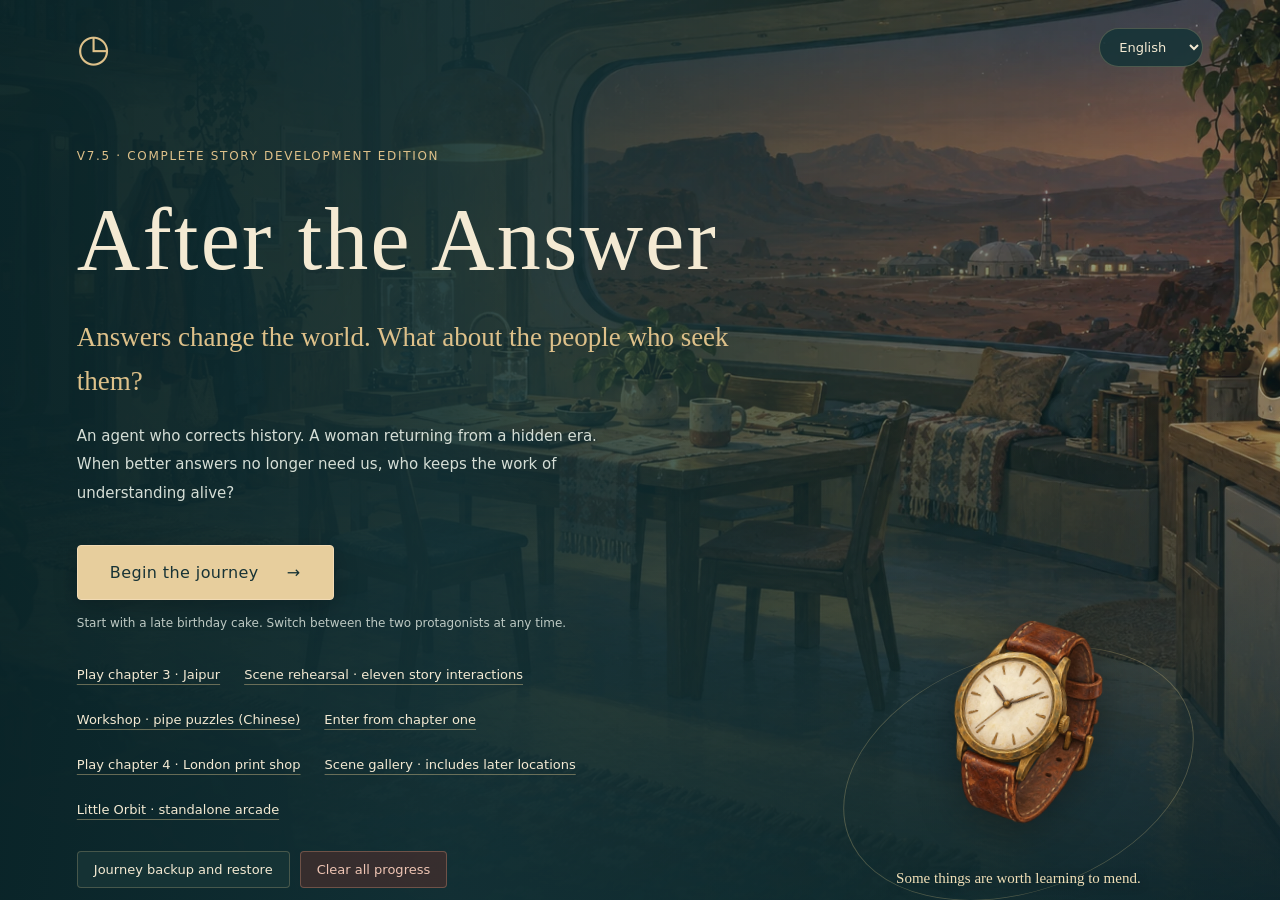
<file: index.html>
<!doctype html><html lang="en"><meta charset="utf-8"><meta name="viewport" content="width=device-width,initial-scale=1"><meta http-equiv="refresh" content="0;url=game/v75/start.html?lang=en"><title>After the Answer</title><body style="background:#142c2e;color:#f4ead3;font:20px system-ui;padding:3em"><a style="color:inherit" href="game/v75/start.html?lang=en">Open the game</a></body></html>
</file>
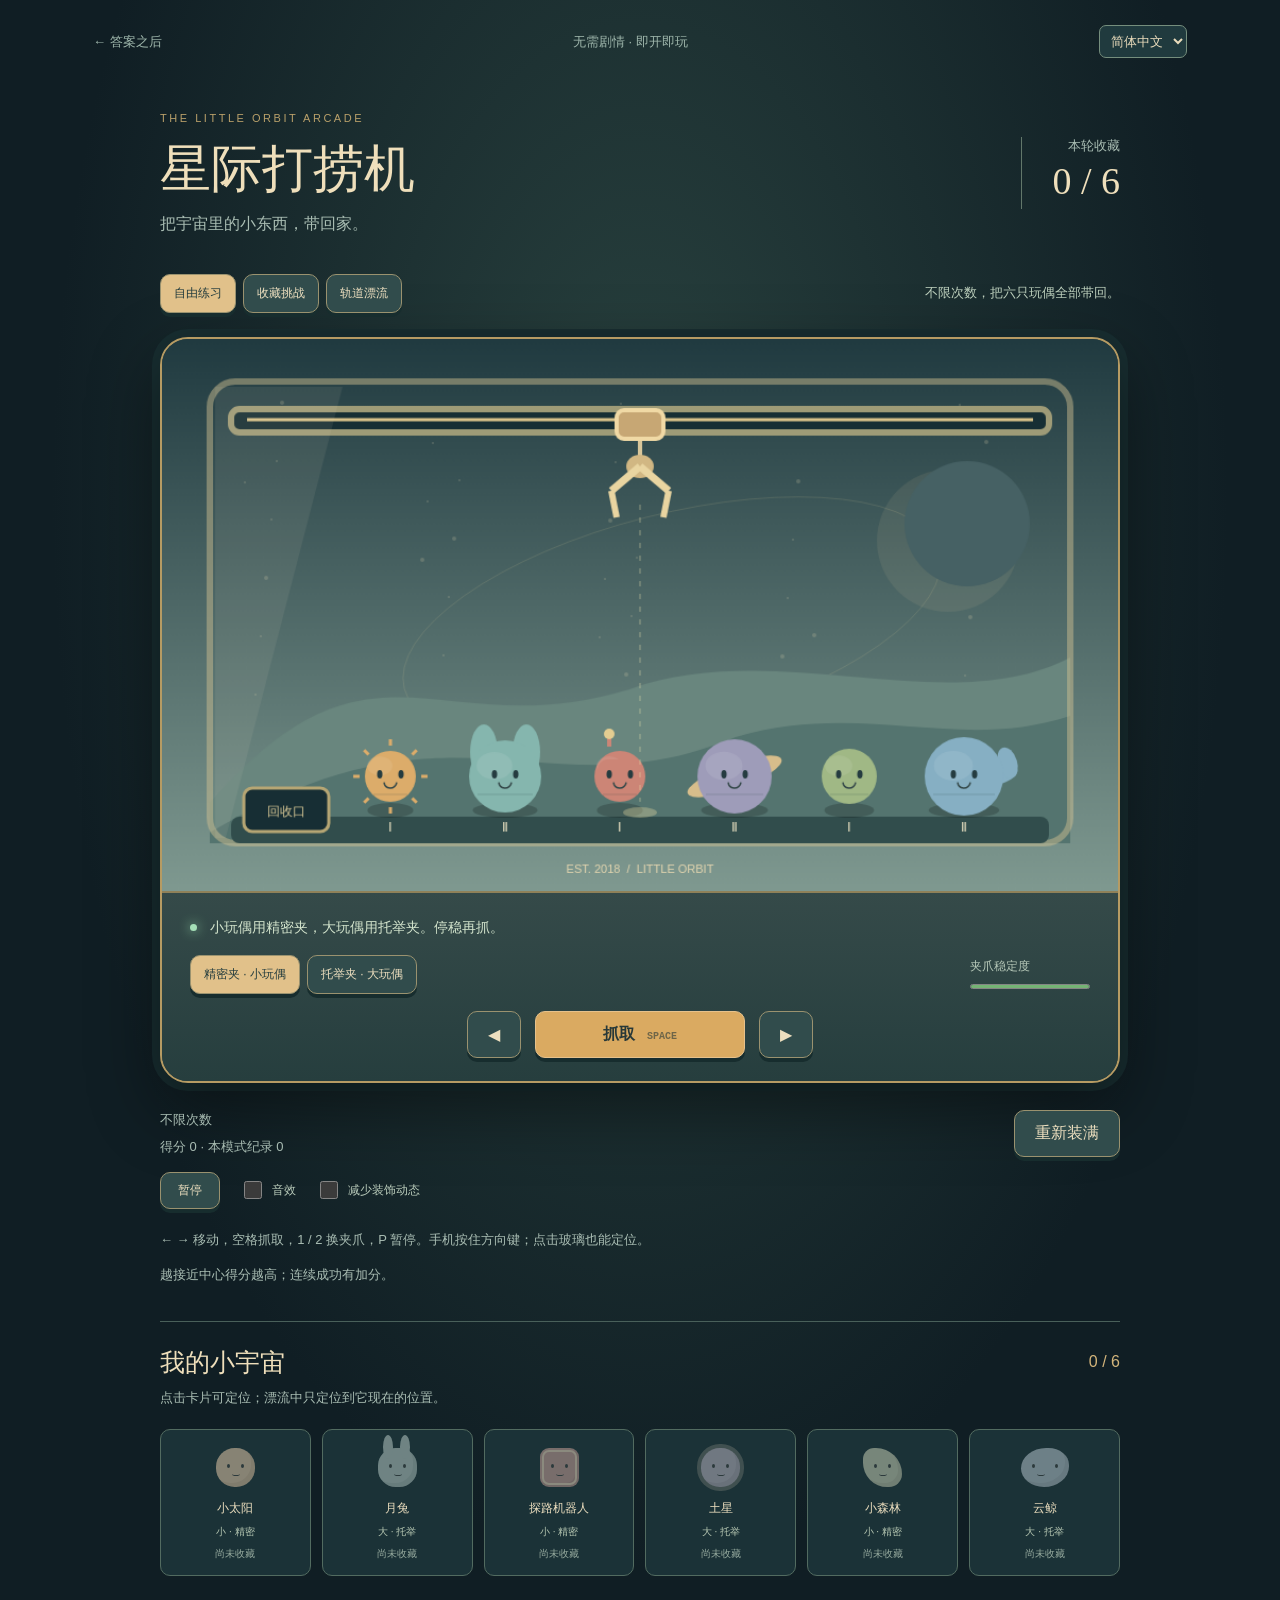
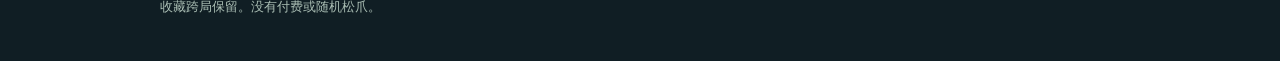
<file: game/arcade/index.html>
<!doctype html>
<html lang="zh-Hans"><head><meta charset="utf-8"><meta name="viewport" content="width=device-width,initial-scale=1"><title>星际打捞机 · 答案之后</title><link rel="stylesheet" href="style.css"></head>
<body><header><a href="../v75/start.html" data-word="back"></a><span data-word="standalone"></span><select id="language" aria-label="Language"><option value="zh-Hans">简体中文</option><option value="en">English</option><option value="ar">العربية</option><option value="hi">हिन्दी</option><option value="ja">日本語</option></select></header>
<main><div class="heading"><div><p class="eyebrow">THE LITTLE ORBIT ARCADE</p><h1 data-word="title"></h1><p class="intro" data-word="intro"></p></div><div class="score"><small data-word="haul"></small><strong id="score">0 / 6</strong></div></div>
<section class="setup"><div class="modes" role="group" aria-label="Mode"><button data-mode="practice" data-word="practice"></button><button data-mode="mission" data-word="mission"></button><button data-mode="drift" data-word="drift"></button></div><p id="objective"></p></section>
<section class="cabinet"><canvas id="game" width="900" height="520" tabindex="0" aria-describedby="help objective"></canvas><div class="console"><div class="readout"><span class="led"></span><output id="feedback" aria-live="polite"></output></div><div class="instruments"><div class="gears" role="group" aria-label="Claw"><button data-gear="fine" data-word="fine"></button><button data-gear="wide" data-word="wide"></button></div><label><span data-word="steady"></span><meter id="steady" min="0" max="1" value="1"></meter></label></div><div class="buttons" dir="ltr"><button id="left">◀</button><button id="drop"><span data-word="drop"></span><kbd>SPACE</kbd></button><button id="right">▶</button></div></div></section>
<section class="bottom"><div><p id="status"></p><p id="points"></p></div><button id="restart" data-word="restart"></button></section>
<div class="preferences"><button id="pause" data-word="pause"></button><label><input type="checkbox" id="sound"><span data-word="sound"></span></label><label><input type="checkbox" id="motion"><span data-word="motion"></span></label></div>
<p id="help" class="help" data-word="help"></p><p class="help" data-word="precision"></p>
<section class="collection"><div class="collection-title"><h2 data-word="shelf"></h2><span id="collection-count"></span></div><p class="help" data-word="aimHint"></p><div id="shelf"></div><p class="help" data-word="shelfNote"></p><p id="storage-warning" class="help" role="status"></p></section>
</main><script src="model.js"></script><script src="i18n.js"></script><script src="game.js"></script></body></html>
</file>
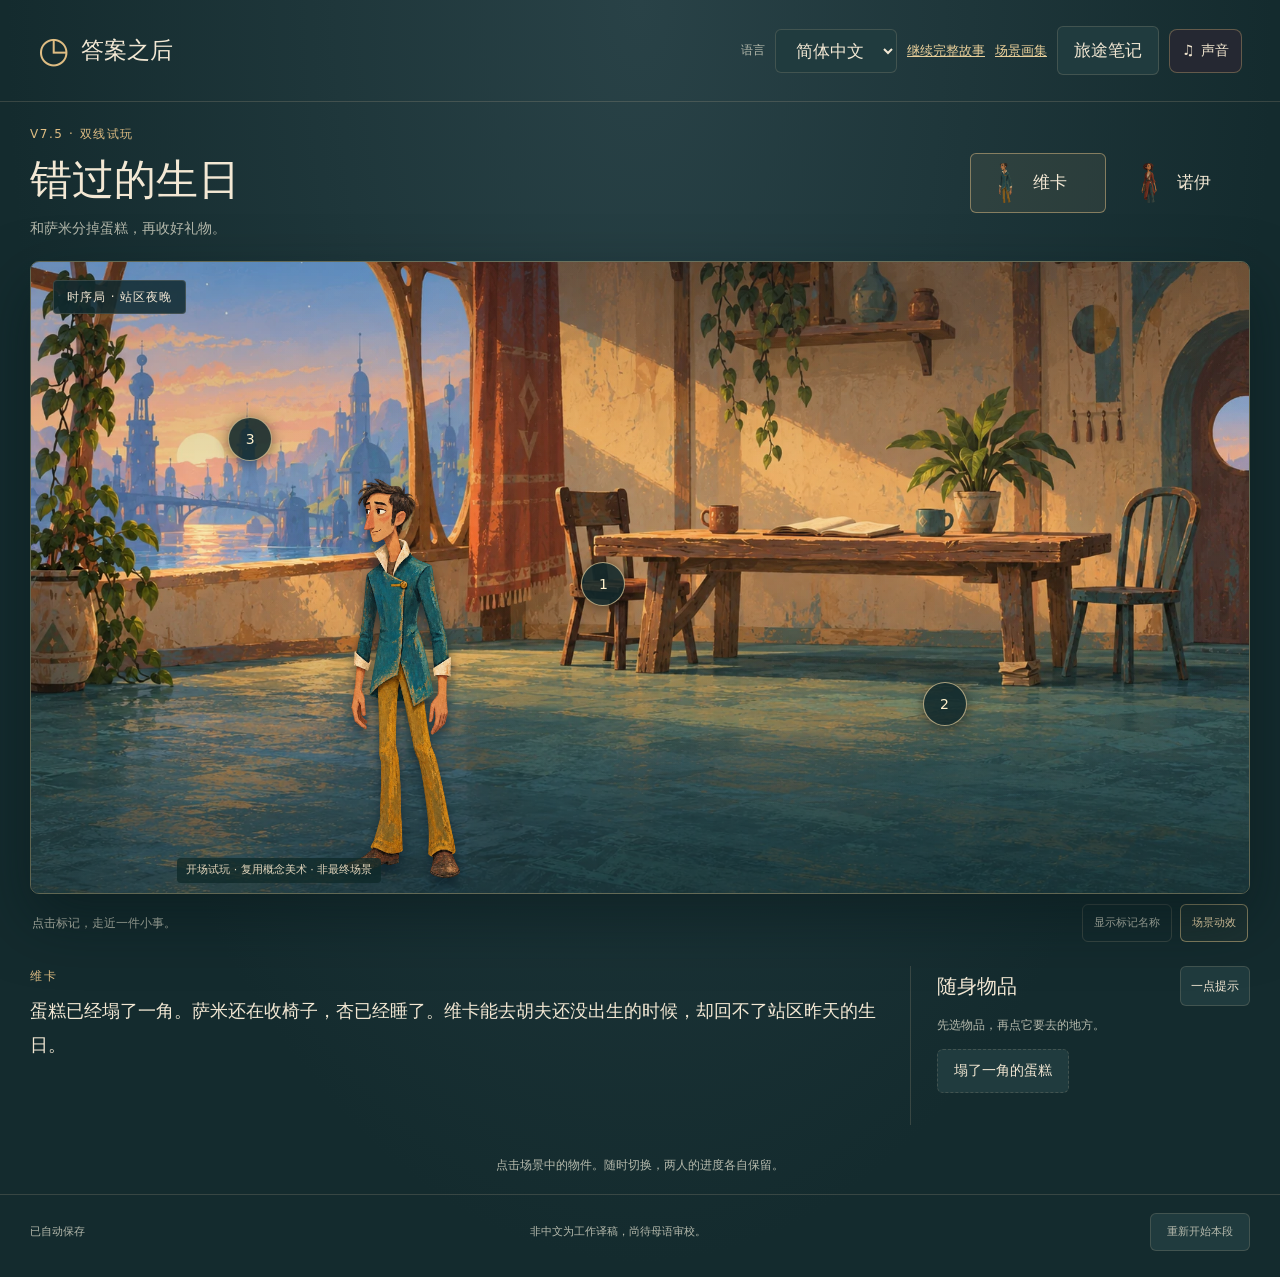
<file: game/v75/index.html>
<!doctype html>
<html lang="zh-Hans" dir="ltr">
<head><meta charset="utf-8"><meta name="viewport" content="width=device-width,initial-scale=1"><meta name="color-scheme" content="dark"><title>答案之后 · V7.5</title><link rel="stylesheet" href="style.css"><link rel="stylesheet" href="stage.css"><link rel="stylesheet" href="audio.css"></head>
<body>
<header><a class="brand" href="start.html"><span class="brand-mark" aria-hidden="true">◷</span><span data-i18n="title"></span></a><div class="tools"><label for="language" data-i18n="language"></label><select id="language"><option value="zh-Hans">简体中文</option><option value="en">English</option><option value="ar">العربية</option><option value="hi">हिन्दी</option><option value="ja">日本語</option></select><a class="nav-link" href="full.html" data-i18n="fullStory"></a><a class="nav-link" href="art.html" data-i18n="artGallery"></a><button id="journal" data-i18n="journal"></button></div></header>
<main>
 <section class="chapter-head"><div><p class="eyebrow" data-i18n="edition"></p><h1 id="scene-title" tabindex="-1"></h1><p id="goal"></p></div><nav id="actors" aria-label="Characters"><button data-actor="vika"><img src="../prototype/assets/art-v1/executor.webp" alt=""><span data-i18n="vika"></span><span class="complete" aria-hidden="true"></span></button><button data-actor="noyi"><img src="../prototype/assets/art-v1/noys.webp" alt=""><span data-i18n="noyi"></span><span class="complete" aria-hidden="true"></span></button></nav></section>
 <section class="stage" id="stage" aria-labelledby="scene-title"><img id="background" alt=""><div class="vignette"></div><div id="place" class="place"></div><div id="spots"></div><div class="stage-caption" data-i18n="artNote"></div></section>
 <section class="lower"><div class="story"><p id="speaker" class="eyebrow"></p><p id="speech" role="status" aria-live="polite" aria-atomic="true"></p><div id="actions"></div></div><aside class="bag"><div class="bag-top"><h2 data-i18n="inventory"></h2><button id="hint" data-i18n="hint"></button></div><p id="bag-help" data-i18n="selectHelp"></p><div id="inventory"></div></aside></section>
 <p class="instructions" data-i18n="introHelp"></p>
</main>
<footer><span id="save" role="status"></span><span data-i18n="translationNote"></span><button id="backup-raw" data-i18n="backupRaw" hidden></button><button id="restart" data-i18n="restart"></button></footer>
<dialog id="modal" aria-labelledby="modal-title"><div class="dialog-head"><h2 id="modal-title"></h2><button id="close" data-i18n="close"></button></div><div id="modal-body"></div></dialog>
<script src="model.js"></script><script src="locales.js"></script><script src="app.js"></script>
<script src="stage.js"></script><script src="audio.js"></script></body></html>
</file>
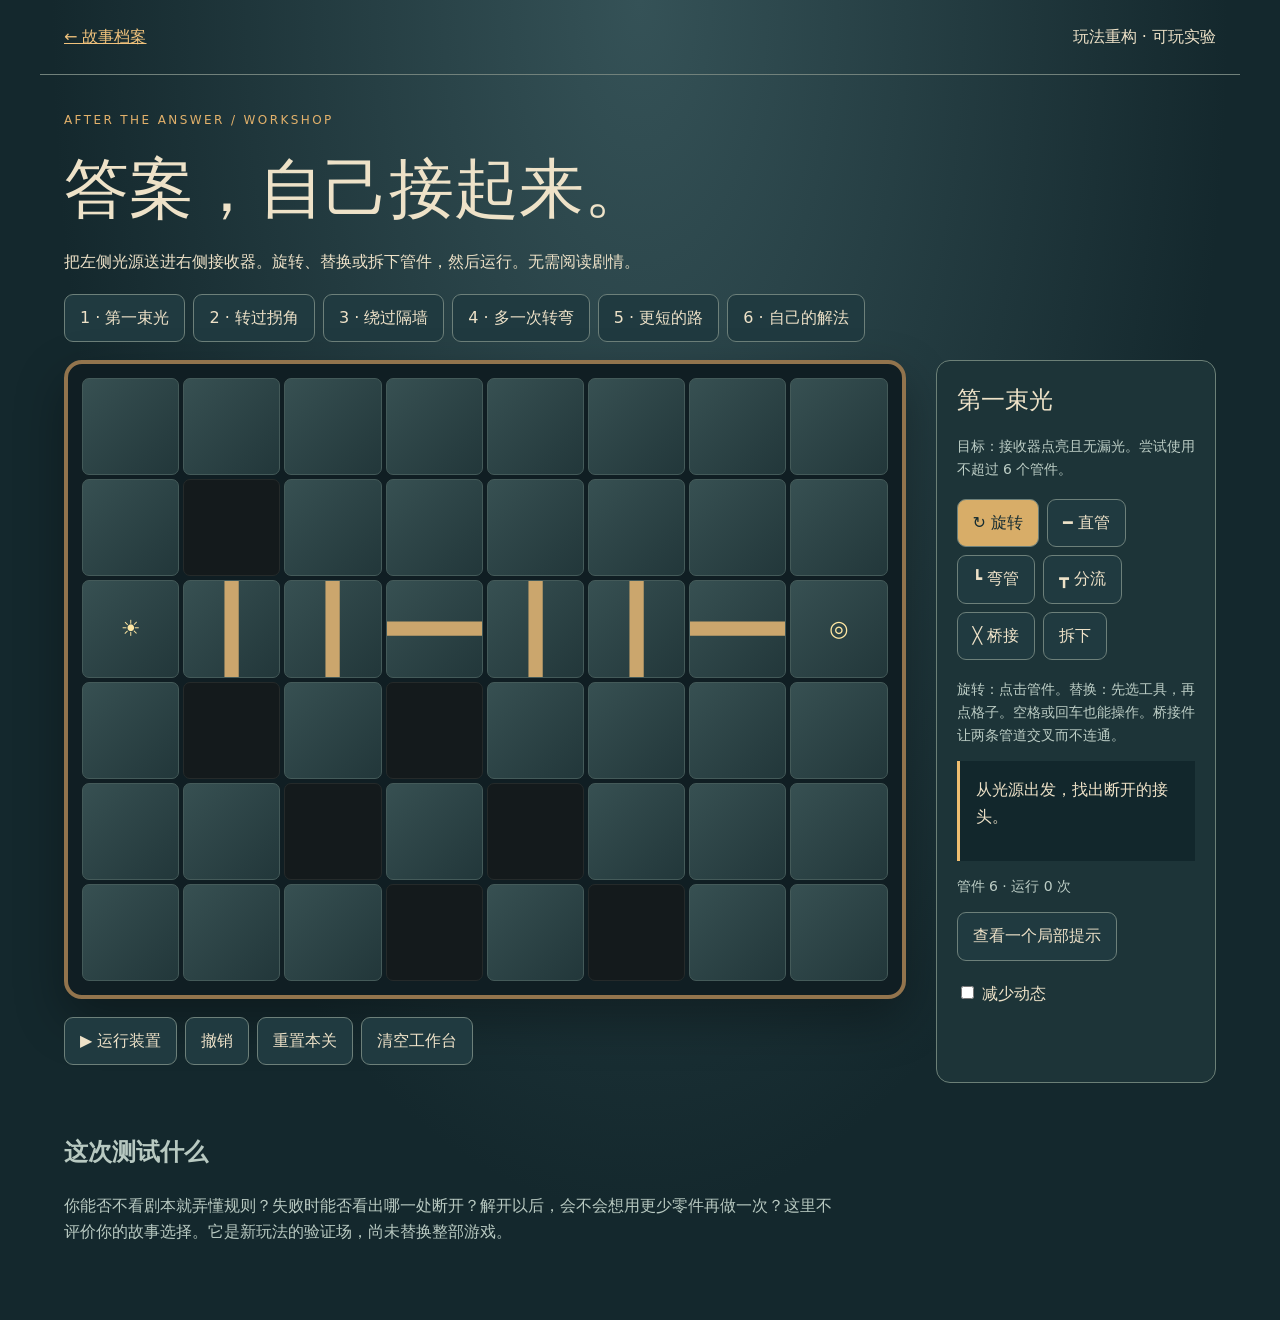
<file: game/workshop/index.html>
<!doctype html><html lang="zh-Hans"><meta charset="utf-8"><meta name="viewport" content="width=device-width,initial-scale=1"><title>答案之后 · 实验工坊</title><link rel="stylesheet" href="style.css"><body><header><a href="../v75/start.html">← 故事档案</a><span>玩法重构 · 可玩实验</span></header><main><p class="eyebrow">AFTER THE ANSWER / WORKSHOP</p><h1>答案，自己接起来。</h1><p>把左侧光源送进右侧接收器。旋转、替换或拆下管件，然后运行。无需阅读剧情。</p><nav id="levels"></nav><section class="layout"><div><div class="board" id="board" aria-label="八列六行装置"></div><div class="controls"><button id="run">▶ 运行装置</button><button id="undo">撤销</button><button id="reset">重置本关</button><button id="clear">清空工作台</button></div></div><aside><h2 id="name"></h2><p id="goal"></p><div id="tools"></div><p>旋转：点击管件。替换：先选工具，再点格子。空格或回车也能操作。桥接件让两条管道交叉而不连通。</p><output id="feedback" aria-live="polite">先观察两端，再试一次。</output><p id="stats"></p><button id="hint">查看一个局部提示</button><label><input type="checkbox" id="motion"> 减少动态</label></aside></section><section class="notes"><h2>这次测试什么</h2><p>你能否不看剧本就弄懂规则？失败时能否看出哪一处断开？解开以后，会不会想用更少零件再做一次？这里不评价你的故事选择。它是新玩法的验证场，尚未替换整部游戏。</p></section></main><script src="model.js"></script><script src="app.js"></script></body></html>
</file>
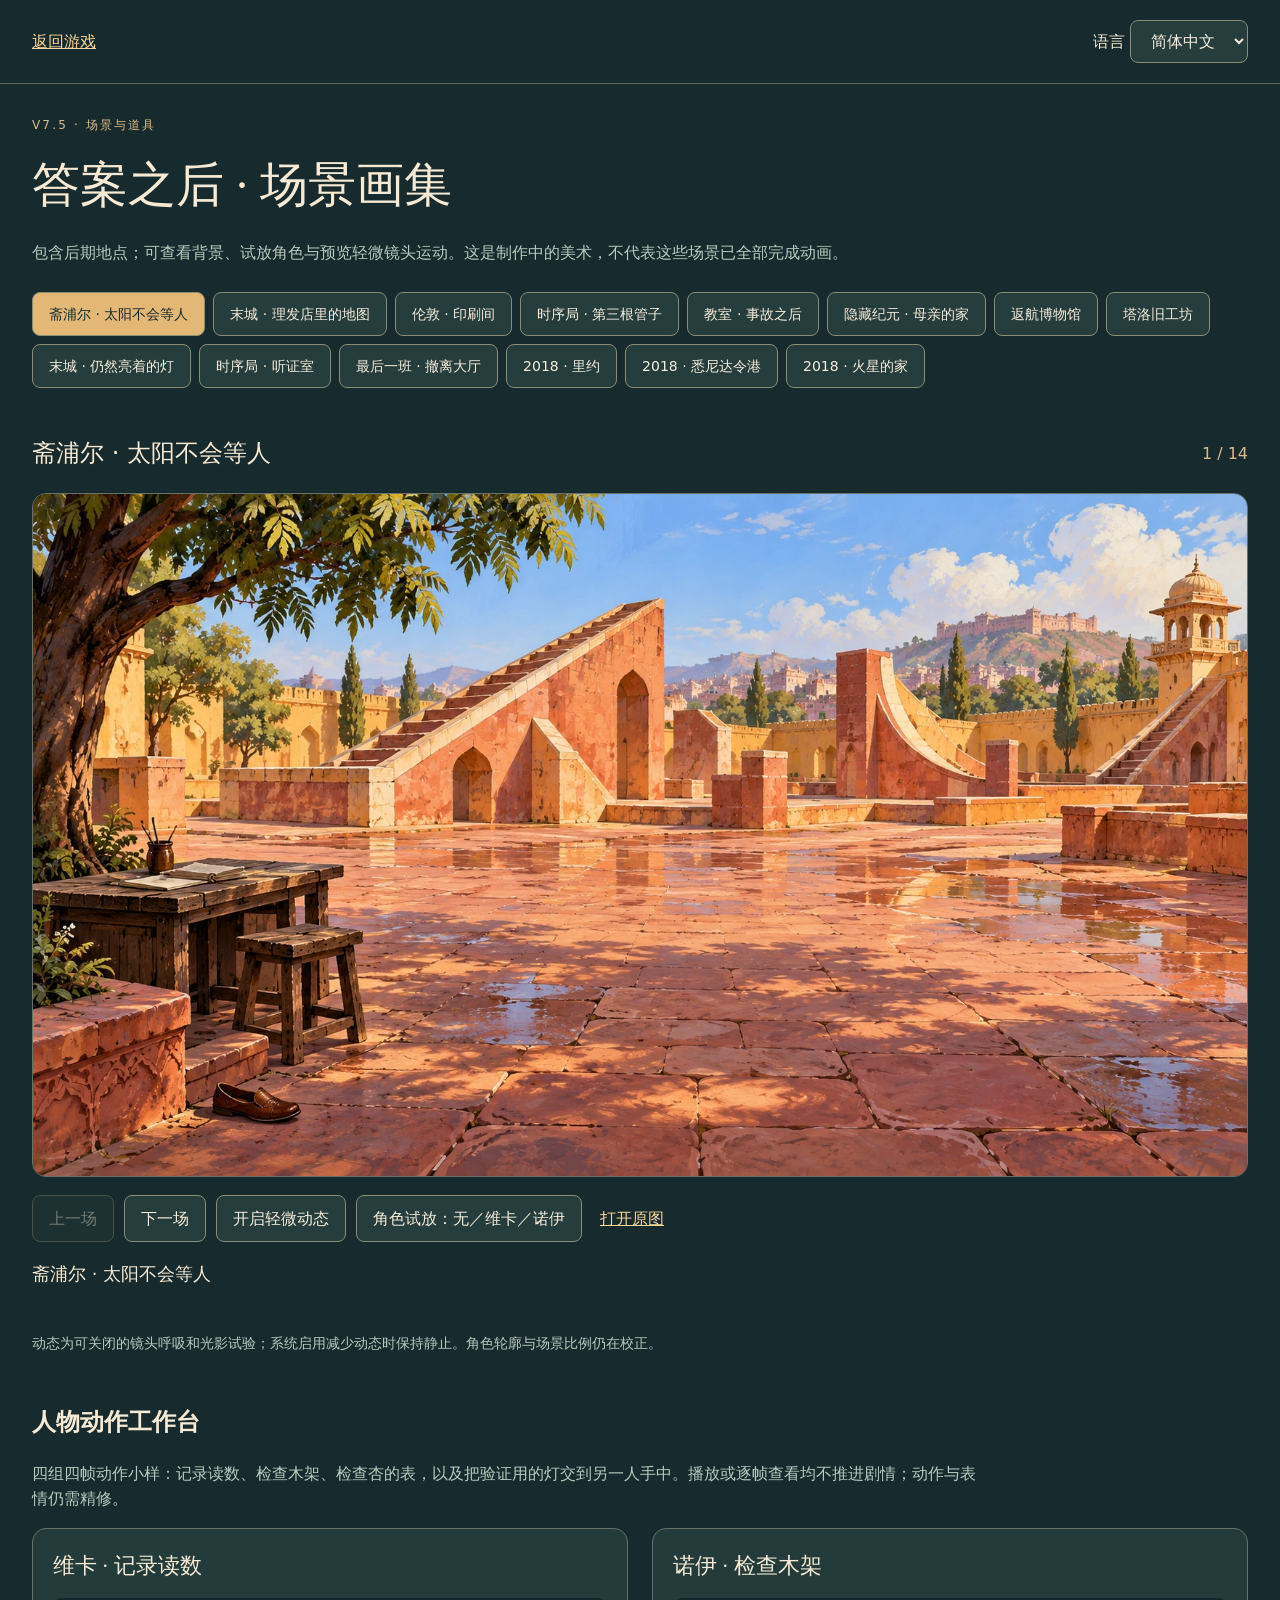
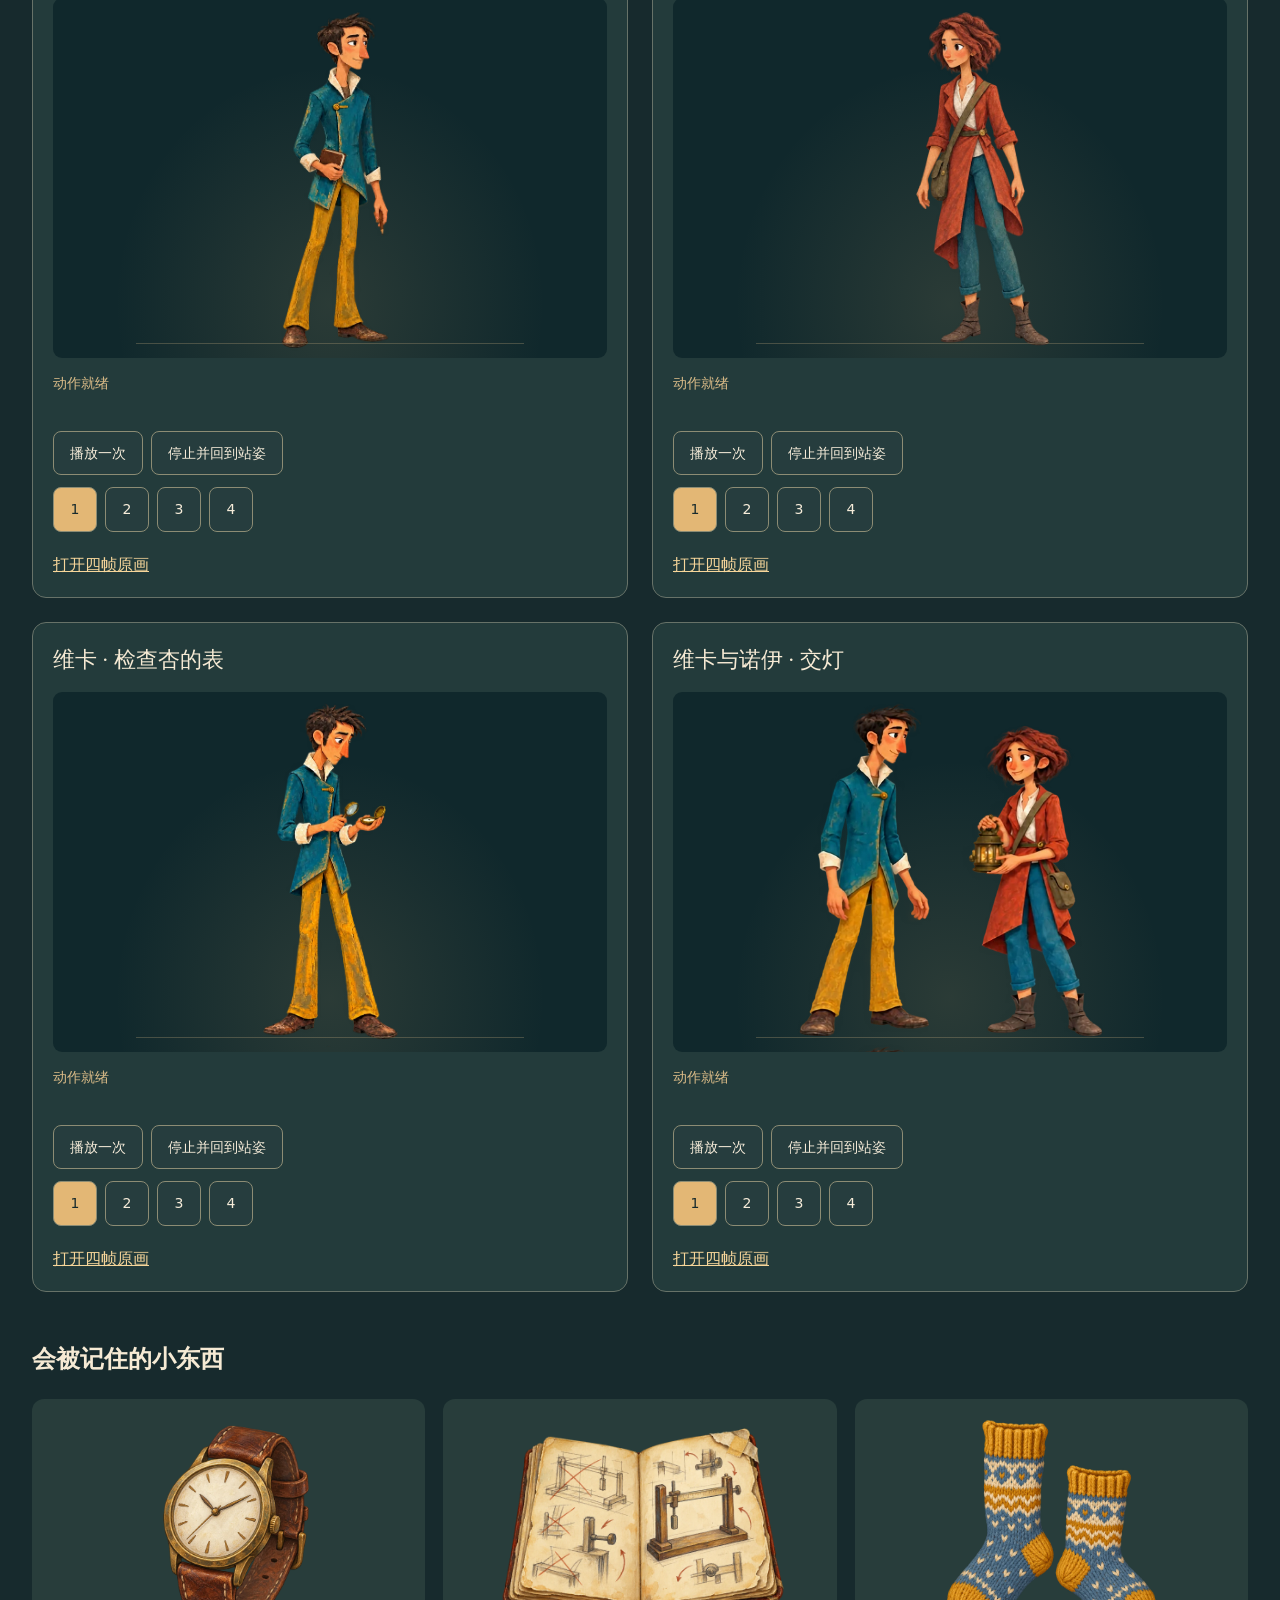
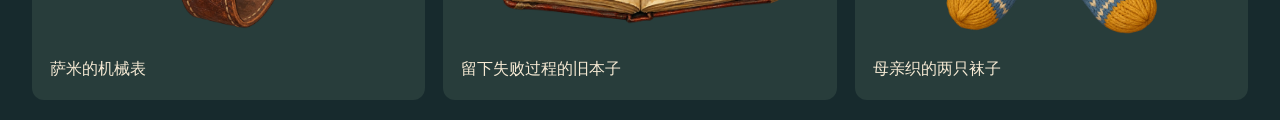
<file: game/v75/art.html>
<!doctype html>
<html lang="zh-Hans"><head><meta charset="utf-8"><meta name="viewport" content="width=device-width,initial-scale=1"><title>答案之后 · 场景美术</title><link rel="stylesheet" href="art.css"><link rel="stylesheet" href="watch-sprite.css"></head>
<body><header><a href="index.html" id="back"></a><label><span id="language-label"></span> <select id="language"><option value="zh-Hans">简体中文</option><option value="en">English</option><option value="ar">العربية</option><option value="hi">हिन्दी</option><option value="ja">日本語</option></select></label></header>
<main><p id="eyebrow"></p><h1 id="title"></h1><p id="notice"></p><nav id="scenes" aria-label="Scenes"></nav>
<section aria-labelledby="scene-title"><div class="scene-heading"><h2 id="scene-title"></h2><span id="count"></span></div><div id="stage" class="stage"><img id="background" alt=""><div class="light" aria-hidden="true"></div><img id="character" hidden alt=""><p id="load-error" role="status"></p></div>
<div class="controls"><button id="prev"></button><button id="next"></button><button id="motion" aria-pressed="false"></button><button id="actor" aria-pressed="false"></button><a id="original" target="_blank" rel="noopener"></a></div><p id="caption" aria-live="polite"></p><p id="motion-note"></p></section>
<section id="action-studies" aria-labelledby="actions-title"><h2 id="actions-title"></h2><p id="actions-note"></p><div id="action-cards"></div></section>
<section><h2 id="props-title"></h2><div id="props"></div></section></main><script src="actor-sprite.js"></script><script src="action-gallery.js"></script><script src="art.js"></script></body></html>
</file>
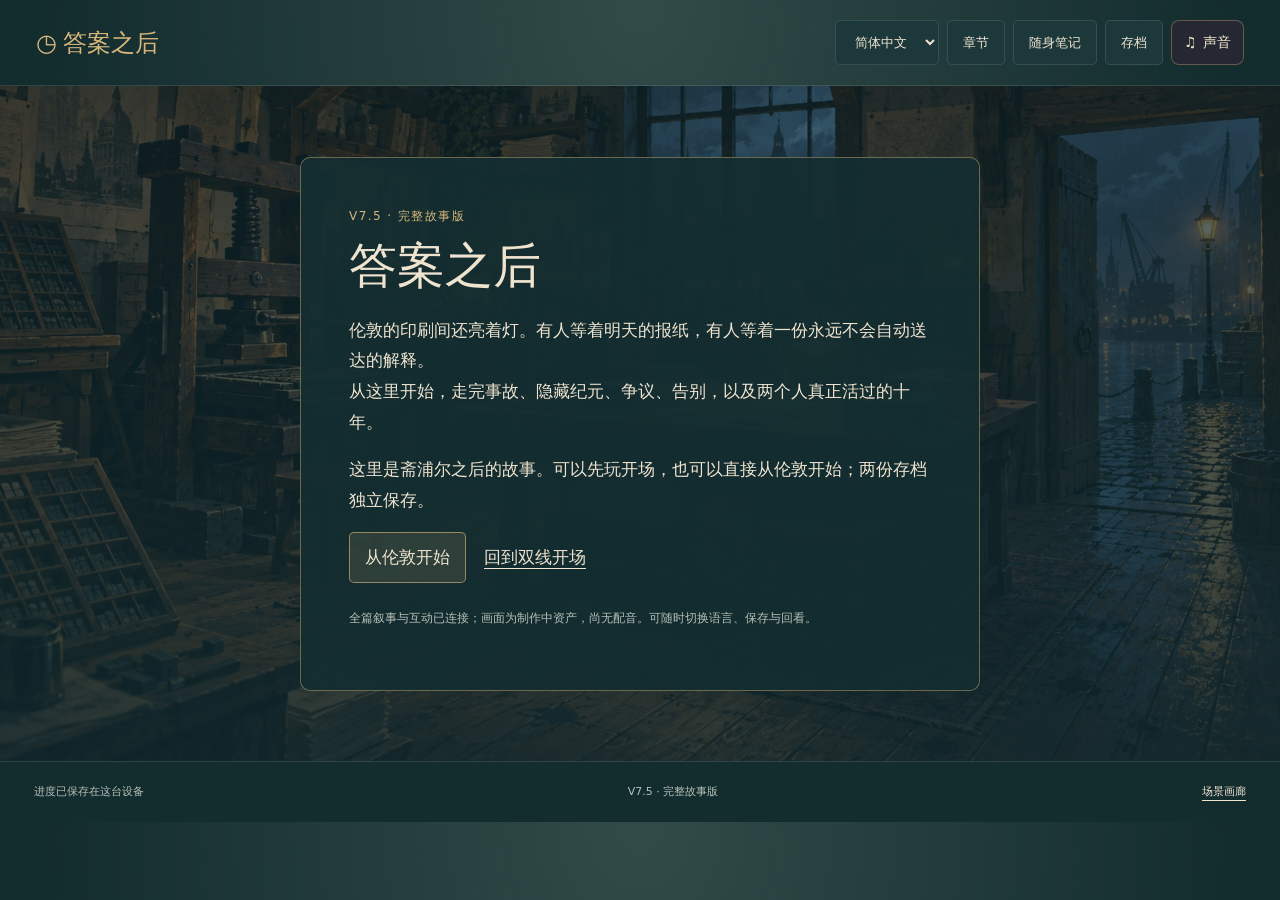
<file: game/v75/full.html>
<!doctype html><html lang="zh-Hans" dir="ltr"><head><meta charset="utf-8"><meta name="viewport" content="width=device-width,initial-scale=1"><meta name="color-scheme" content="dark"><title>答案之后 · 完整故事版</title><link rel="stylesheet" href="full.css"><link rel="stylesheet" href="stage.css"><link rel="stylesheet" href="watch-sprite.css"><link rel="stylesheet" href="watch-bench.css"><link rel="stylesheet" href="atlas-table.css"><link rel="stylesheet" href="kitchen-table.css"><link rel="stylesheet" href="handover-table.css"><link rel="stylesheet" href="paper-flight.css"><link rel="stylesheet" href="leak-bench.css"><link rel="stylesheet" href="evacuation-board.css"><link rel="stylesheet" href="archive-audit.css"><link rel="stylesheet" href="council-table.css"><link rel="stylesheet" href="audio.css"></head><body>
<header><a class="brand" href="start.html">◷ <span data-ui="title"></span></a><div class="tools"><label class="sr-only" for="language" data-ui="language"></label><select id="language"><option value="zh-Hans">简体中文</option><option value="en">English</option><option value="ar">العربية</option><option value="hi">हिन्दी</option><option value="ja">日本語</option></select><button id="chapters" data-ui="chapters"></button><button id="journal" data-ui="journal"></button><button id="save-menu" data-ui="saveMenu"></button></div></header>
<main id="game"><section class="chapter-head"><div><p id="chapter-number" class="eyebrow"></p><h1 id="title" tabindex="-1"></h1><p id="subtitle"></p></div><nav id="actors" aria-label="Characters"><button data-actor="vika"><img src="assets/vika.webp" alt=""><span data-ui="vika"></span></button><button data-actor="noyi"><img src="assets/noyi.webp" alt=""><span data-ui="noyi"></span></button></nav></section><section class="stage" aria-labelledby="title"><img id="background" alt=""><div class="shade"></div><div id="spots"></div><div class="atmosphere" aria-hidden="true"></div><p id="scene-caption"></p></section><div class="layout"><section class="narration"><p id="mode" class="eyebrow"></p><div id="intro"></div><a id="london-play" data-ui="londonPlay" class="primary" href="london.html" hidden>进入伦敦剧情玩法 →</a><div id="closing"></div><div id="next-area"></div></section><aside><h2 data-ui="explore"></h2><p id="progress"></p><div id="node-list"></div><button id="hint" data-ui="hint"></button></aside></div><p id="translation-note"></p></main>
<section id="welcome" hidden><div class="welcome-card"><p class="eyebrow" data-ui="edition"></p><h1 data-ui="title"></h1><p data-ui="welcome"></p><p id="opening-status"></p><button id="begin" class="primary" data-ui="begin"></button><a href="index.html" data-ui="opening"></a><p class="small" data-ui="scope"></p></div></section>
<section id="credits" hidden role="dialog" aria-modal="true" aria-label="Credits"><div class="credit-controls"><button id="pause" data-ui="pause"></button><button id="static" data-ui="static"></button><button id="credits-back" data-ui="back"></button></div><div id="credit-window"><div id="credit-roll"><p class="credit-title" data-ui="title"></p><p data-ui="theEnd"></p><p class="credit-question" id="ending-question"></p><p class="credit-note" data-ui="credits"></p><p class="credit-end" data-ui="thanks"></p></div></div></section>
<footer><span id="save-status" role="status"></span><span data-ui="edition"></span><a href="art.html" data-ui="art"></a></footer>
<dialog id="modal" aria-labelledby="modal-title"><div class="modal-head"><h2 id="modal-title"></h2><button id="close" data-ui="close"></button></div><div id="modal-body"></div></dialog><input type="file" id="import-file" accept="application/json,.json" hidden>
<script src="full-data.js"></script><script src="full-translations.js"></script><script src="full-puzzles.js"></script><script src="paper-flight-model.js"></script><script src="leak-bench-model.js"></script><script src="evacuation-model.js"></script><script src="archive-audit-model.js"></script><script src="full-model.js"></script><script src="flow-lab.js"></script><script src="route-map.js"></script><script src="actor-sprite.js"></script><script src="watch-bench.js"></script><script src="atlas-table.js"></script><script src="kitchen-table.js"></script><script src="handover-table.js"></script><script src="paper-flight.js"></script><script src="leak-bench.js"></script><script src="evacuation-board.js"></script><script src="archive-audit.js"></script><script src="council-table.js"></script><script src="full.js"></script><script src="stage.js"></script><script src="audio.js"></script></body></html>
</file>
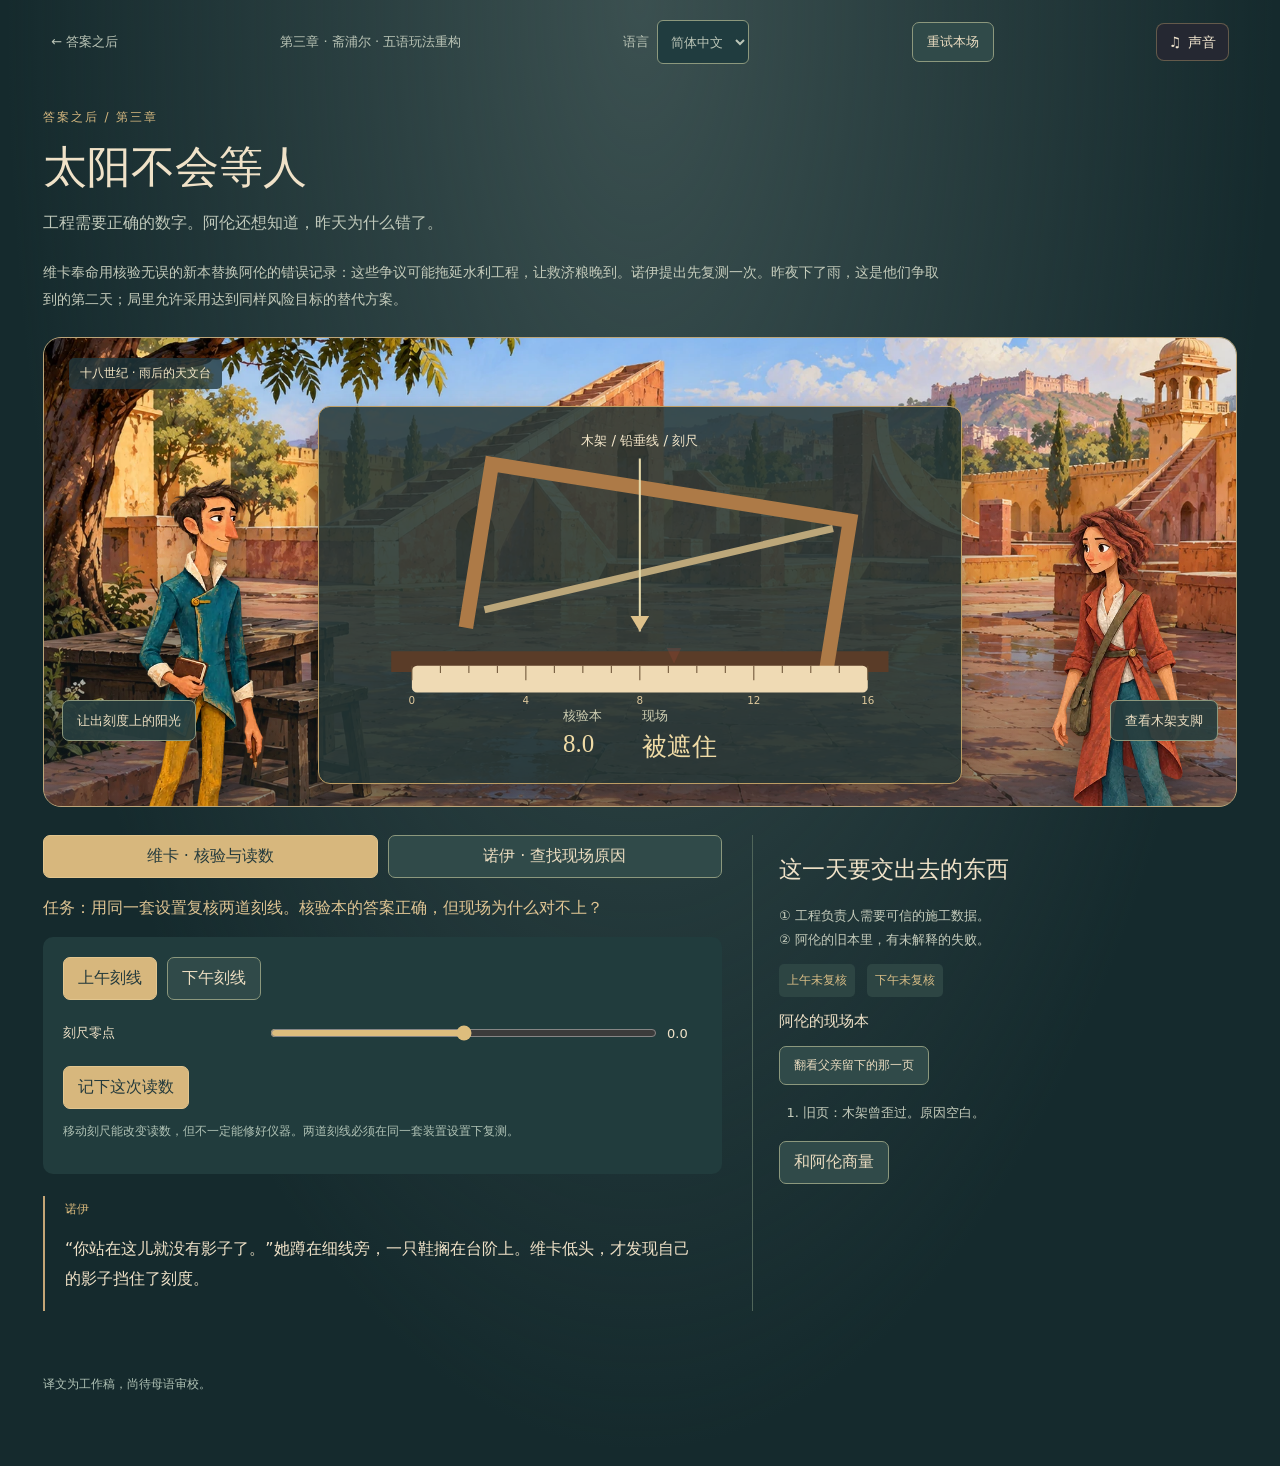
<file: game/v75/jaipur.html>
<!doctype html><html lang="zh-Hans"><head><meta charset="utf-8"><meta name="viewport" content="width=device-width,initial-scale=1"><title>太阳不会等人 · 答案之后</title><link rel="stylesheet" href="jaipur.css"><link rel="stylesheet" href="audio.css"></head><body data-audio-theme="daily"><header><a href="start.html">← 答案之后</a><span>第三章 · 斋浦尔 · 五语玩法重构</span><label class="language-label"><span>语言</span><select id="language"><option value="zh-Hans">简体中文</option><option value="en">English</option><option value="ar">العربية</option><option value="hi">हिन्दी</option><option value="ja">日本語</option></select></label><button id="restart">重试本场</button></header><main><div class="title"><p>答案之后 / 第三章</p><h1>太阳不会等人</h1><p>工程需要正确的数字。阿伦还想知道，昨天为什么错了。</p></div><p class="brief">维卡奉命用核验无误的新本替换阿伦的错误记录：这些争议可能拖延水利工程，让救济粮晚到。诺伊提出先复测一次。昨夜下了雨，这是他们争取到的第二天；局里允许采用达到同样风险目标的替代方案。</p><section class="scene"><img class="backdrop" src="assets/jaipur-observatory-v1.webp" alt="雨后阳光下的石造天文台庭院"><div class="shade"></div><div class="scene-label">十八世纪 · 雨后的天文台</div><div id="vika-action" class="person vika vika-action" hidden aria-hidden="true"></div><img id="vika-still" class="person vika" src="assets/vika.webp" alt="维卡"><div id="noyi-action" class="person noyi noyi-action" hidden aria-hidden="true"></div><img id="noyi-still" class="person noyi" src="assets/noyi.webp" alt="诺伊"><div class="bench"><svg viewBox="0 0 600 280" role="img" aria-label="测量装置：倾斜木架、铅垂线、读数刻尺"><path d="M60 236H540" stroke="#5a3c28" stroke-width="20"/><g id="frame"><path d="M130 230V70H480V230" fill="none" stroke="#ad7a47" stroke-width="14"/><path d="M145 210L465 80" stroke="#bca77a" stroke-width="7"/></g><path d="M300 40V207" stroke="#e6d9a9" stroke-width="2"/><path d="M300 207L291 192H309Z" fill="#dec18b"/><rect x="80" y="240" width="440" height="26" rx="5" fill="#efdab4"/><g id="marks"></g><path id="needle" d="M0 238L-7 223H7Z" fill="#b84c3c"/><text x="300" y="27" text-anchor="middle" fill="#f6e8cb" font-size="13">木架 / 铅垂线 / 刻尺</text></svg><div class="instrument"><span>核验本 <strong id="expected">8.0</strong></span><span>现场 <strong id="reading">9.2</strong></span></div></div><button id="joint" class="hotspot">查看木架支脚</button><button id="shadow" class="hotspot">让出刻度上的阳光</button></section><section class="play"><article><nav class="actors"><button data-actor="vika" aria-pressed="true">维卡 · 核验与读数</button><button data-actor="noyi" aria-pressed="false">诺伊 · 查找现场原因</button></nav><p id="objective" class="objective"></p><div class="controls" id="vika-controls"><div class="times"><button data-time="0">上午刻线</button><button data-time="1">下午刻线</button></div><label>刻尺零点 <input id="zero" type="range" min="-2" max="2" step="0.1" value="0"><output id="zero-value">0.0</output></label><button id="measure" class="primary">记下这次读数</button><p class="help">移动刻尺能改变读数，但不一定能修好仪器。两道刻线必须在同一套装置设置下复测。</p></div><div class="controls" id="noyi-controls" hidden><p>先看现场。铅垂线始终向下，歪的是木架。</p><label>支脚垫片 <input id="wedge" type="range" min="0" max="6" step="1" value="0" disabled><output id="wedge-value">0</output></label><p id="repair-help" class="help">检查榫头后，才能松开被雨水撑紧的接缝、重新支稳木架。</p></div><div class="dialogue"><span id="speaker">诺伊</span><p id="speech" aria-live="polite">“你站在这儿就没有影子了。”她蹲在细线旁，一只鞋搁在台阶上。维卡低头，才发现自己的影子挡住了刻度。</p></div></article><aside><h2>这一天要交出去的东西</h2><p>① 工程负责人需要可信的施工数据。<br>② 阿伦的旧本里，有未解释的失败。</p><div class="progress"><span id="morning">上午未复核</span><span id="afternoon">下午未复核</span></div><h3>阿伦的现场本</h3><button id="oldbook">翻看父亲留下的那一页</button><ol id="notes"><li>旧页：木架曾歪过。原因空白。</li></ol><button id="hint">和阿伦商量</button><section id="delivery" hidden><h3>把哪一份带走？</h3><p>两套读数都已复核，工程使用同样的正确数据。不同的是，下一座工坊会收到什么。</p><button data-send="clean">只寄核验数据，旧本留在阿伦这里</button><button data-send="both">寄数据，并附失败与修复过程的副本</button></section></aside></section><section id="ending" hidden><p class="eyebrow">几周后</p><h2>工程按期完成。</h2><p id="consequence"></p><blockquote>“你的那本让他们知道该做成什么样。我的这本让人知道木架为什么会歪。”</blockquote><p>“所以别拉着我去看下一场日落。”维卡说。她带他去了。</p><p id="save-status"></p><a class="primary" id="continue" href="london.html">继续第四章 · 那句还没印出来的话 →</a></section><p class="help" id="translation-note">译文为工作稿，尚待母语审校。</p></main><script src="model.js"></script><script src="jaipur-model.js"></script><script src="jaipur-i18n.js"></script><script src="actor-sprite.js"></script><script src="jaipur.js"></script><script src="audio.js"></script></body></html>
</file>
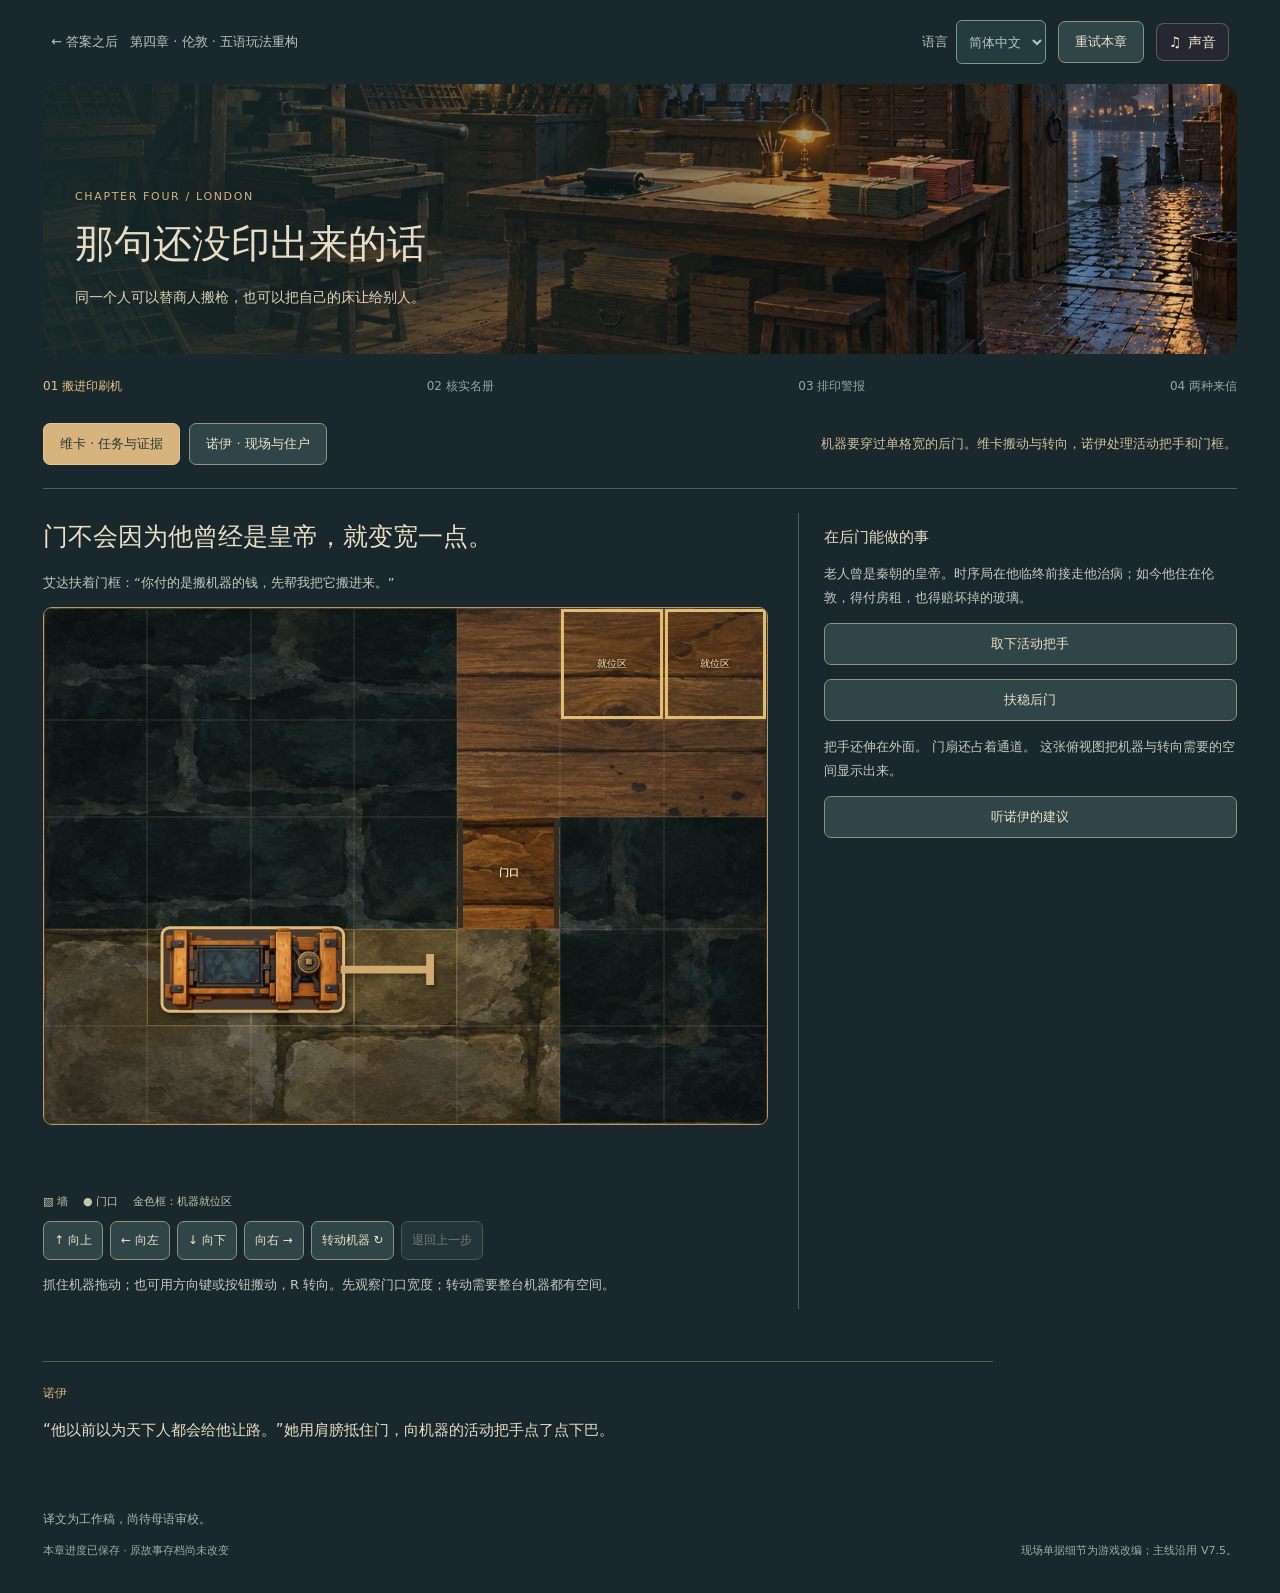
<file: game/v75/london.html>
<!doctype html><html lang="zh-Hans"><head><meta charset="utf-8"><meta name="viewport" content="width=device-width,initial-scale=1"><title>那句还没印出来的话 · 答案之后</title><link rel="stylesheet" href="london.css"><link rel="stylesheet" href="audio.css"></head><body data-audio-theme="inquiry"><header><a href="start.html">← 答案之后</a><span>第四章 · 伦敦 · 五语玩法重构</span><label class="language-label"><span>语言</span><select id="language"><option value="zh-Hans">简体中文</option><option value="en">English</option><option value="ar">العربية</option><option value="hi">हिन्दी</option><option value="ja">日本語</option></select></label><button id="restart">重试本章</button></header><main><section class="hero"><img src="assets/london.webp" alt="伦敦雨中的印刷铺"><div class="veil"></div><div class="hero-copy"><p class="eyebrow">CHAPTER FOUR / LONDON</p><h1>那句还没印出来的话</h1><p>同一个人可以替商人搬枪，也可以把自己的床让给别人。</p></div></section><nav class="chapter-progress" aria-label="章节进度"><span>01 搬进印刷机</span><span>02 核实名册</span><span>03 排印警报</span><span>04 两种来信</span></nav><section class="character-bar"><div class="actors"><button data-actor="vika">维卡 · 任务与证据</button><button data-actor="noyi">诺伊 · 现场与住户</button></div><p id="goal"></p></section><section id="moving" class="panel"><div><h2>门不会因为他曾经是皇帝，就变宽一点。</h2><p>艾达扶着门框：“你付的是搬机器的钱，先帮我把它搬进来。”</p><div id="floor" aria-label="印刷铺俯视图" tabindex="0"></div><p id="move-obstacle" class="move-obstacle" role="status"></p><div class="legend"><span>▧ 墙</span><span>● 门口</span><span>金色框：机器就位区</span></div><div class="move-controls" aria-label="搬动机器"><button data-move="0,-1">↑ 向上</button><button data-move="-1,0">← 向左</button><button data-move="0,1">↓ 向下</button><button data-move="1,0">向右 →</button><button id="rotate">转动机器 ↻</button><button id="undo">退回上一步</button></div><p class="help">抓住机器拖动；也可用方向键或按钮搬动，R 转向。先观察门口宽度；转动需要整台机器都有空间。</p></div><aside><h3>在后门能做的事</h3><p>老人曾是秦朝的皇帝。时序局在他临终前接走他治病；如今他住在伦敦，得付房租，也得赔坏掉的玻璃。</p><button id="handle">取下活动把手</button><button id="door">扶稳后门</button><p id="move-note">维卡在机器前端，诺伊能从后侧摸到活动把手。</p><button id="move-hint">听诺伊的建议</button><button id="enter" class="primary" hidden>机器就位，看看那几本名册 →</button></aside></section><section id="evidence" class="panel" hidden><div><h2>“那你来晚了。名册有好几种。”</h2><p>局里要求切断整张联络网。先核对具体事情：挑两份材料，看它们是否能相互印证。姓名相同，不能替代日期和编号。</p><div id="documents"></div><div id="compare-tray" class="compare-tray" aria-label="灯下的两份材料"><div><p id="compare-summary" tabindex="-1" role="status">先选两份材料</p><div id="selected-documents"></div></div><button id="compare" class="primary">把选中的两份放在灯下</button></div><p id="pair-result" role="status"></p></div><aside><h3>已能交代的事实</h3><ul id="findings"></ul><p>军火交易、借床和未核实的付钱不是同一种事。查实其中一件，不会自动证明其他事情。</p><button id="to-print" class="primary" disabled>把记录交给艾达，准备排版 →</button></aside></section><section id="printing" class="panel" hidden><div><h2>艾达的第三版</h2><p>老人要扣住警报一天，争取谈判时间。艾达决定照常印出，并给他的反对意见留一栏。她请你按校样排版，不请你代她决定编辑立场。</p><div class="pieces"><button data-piece="warning">港口警报<br><small>主栏铅版</small></button><button data-piece="dissent">反对意见<br><small>短栏铅版</small></button></div><div class="proof"><p class="masthead">THE HARBOUR SHEET <span>第三版</span></p><button class="slot main-slot" data-slot="0">主栏 · 放入港口警报</button><button class="slot" data-slot="1">短栏 · 放入反对意见</button></div><p class="help">先选铅版，再点版面位置。放错可以直接换，尚未印刷就能修改。</p><button id="print" class="primary">把校样送上压印台</button></div><aside><h3>这张纸不该跟着出去</h3><div class="private"><p>借宿记录 R08 的工作副本</p><p>临时住处：<span id="address">柳巷6号后屋</span></p></div><button id="protect">遮去副本住址，原件交艾达保管</button><p id="protect-note">今晚仍有人睡在那里。寄回局里的材料保留确证交易，不附家庭住址。</p><blockquote>“你买的是搬机器的钱，不是我的编辑权。”</blockquote></aside></section><section id="press-work" class="panel press-work" hidden></section><section id="aftermath" hidden><div class="report"><p class="eyebrow">维卡的报告</p><h2>风险网络已解除。</h2><p>本该写的是“清理未完成”。还有联系无法核实，维卡却写下这句经不起复核的话。最后一个字母下面，留了一个墨点。</p><p>这是他的决定。保护救济网的愿望，没有把这句话变成事实。</p></div><h2>几周后，两封来信到了同一张桌上。</h2><div class="letters"><button data-letter="thanks">来自封港前离开的家庭<br><small>拆开信封 →</small></button><button data-letter="loss">来自失去收入的家庭<br><small>拆开信封 →</small></button></div><article id="letter-text" aria-live="polite"></article><button id="wash" class="primary" disabled>把两封都收好，去后门洗墨 →</button></section><section id="end" hidden><p class="eyebrow">后门 / 第三盆水</p><h2>“你早知道我是谁。”</h2><p>诺伊点头。雨滴从屋檐落进两人之间的水盆，黑色一点一点散开。</p><p>“我来找你，不是因为你比别人善良。我在一份旧任务档案里读到过你的名字。你有时会把本来该删掉的东西留下。”</p><p>“听起来也不像夸奖。”</p><p>“但我没有别的理由。”</p><p>艾达从窗口探头：“私事留到下班。还有两摞纸。”维卡慢了半拍，最重的箱子留给了他。</p><button id="continue" class="primary">保存此章并继续第五章 →</button><p id="bridge-status" role="status"></p></section><section class="dialogue"><span id="speaker">诺伊</span><p id="speech" role="status">“他以前以为天下人都会给他让路。”她用肩膀抵住门，向机器的活动把手点了点下巴。</p></section><p class="help">译文为工作稿，尚待母语审校。</p><footer><span id="save-state"></span><span>现场单据细节为游戏改编；主线沿用 V7.5。</span></footer></main><script src="london-i18n.js"></script><script src="london-model.js"></script><script src="full-data.js"></script><script src="paper-flight-model.js"></script><script src="leak-bench-model.js"></script><script src="evacuation-model.js"></script><script src="archive-audit-model.js"></script><script src="full-model.js"></script><script src="london-press.js"></script><script src="london.js"></script><script src="audio.js"></script></body></html>
</file>
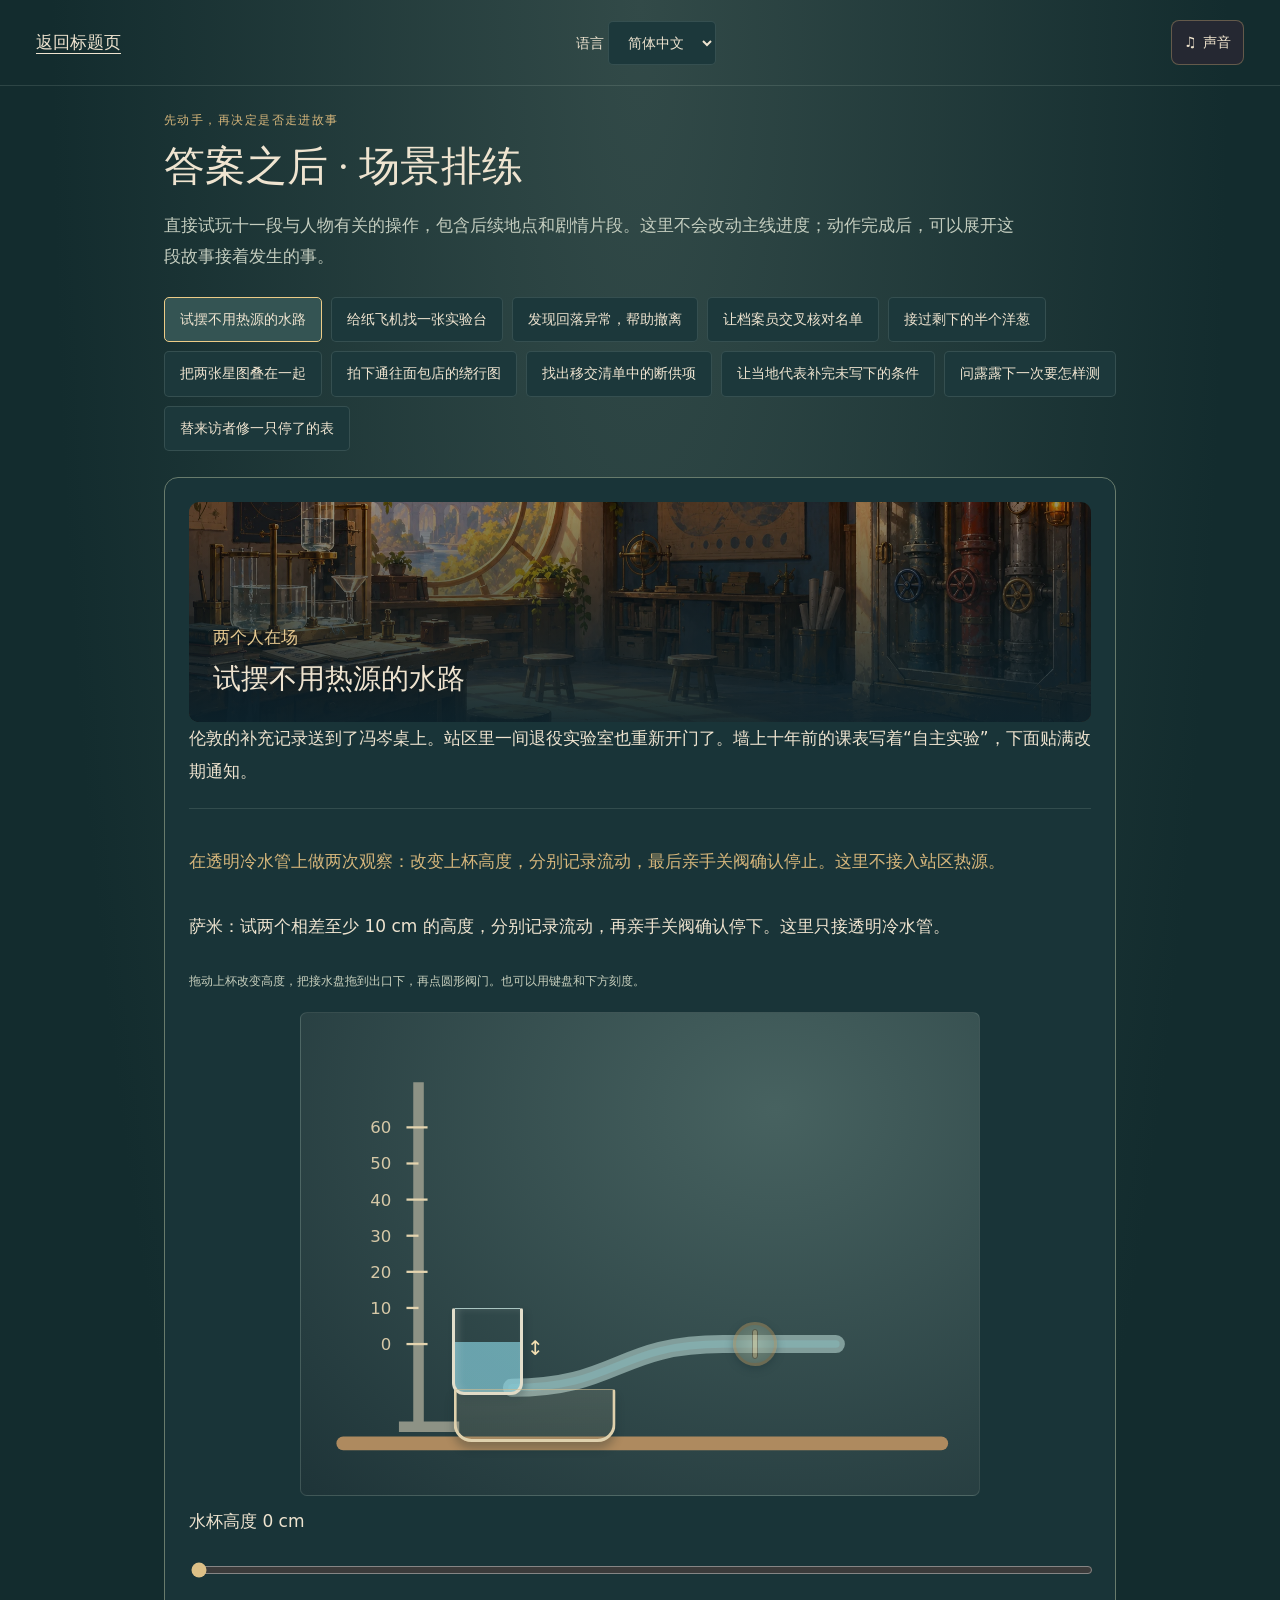
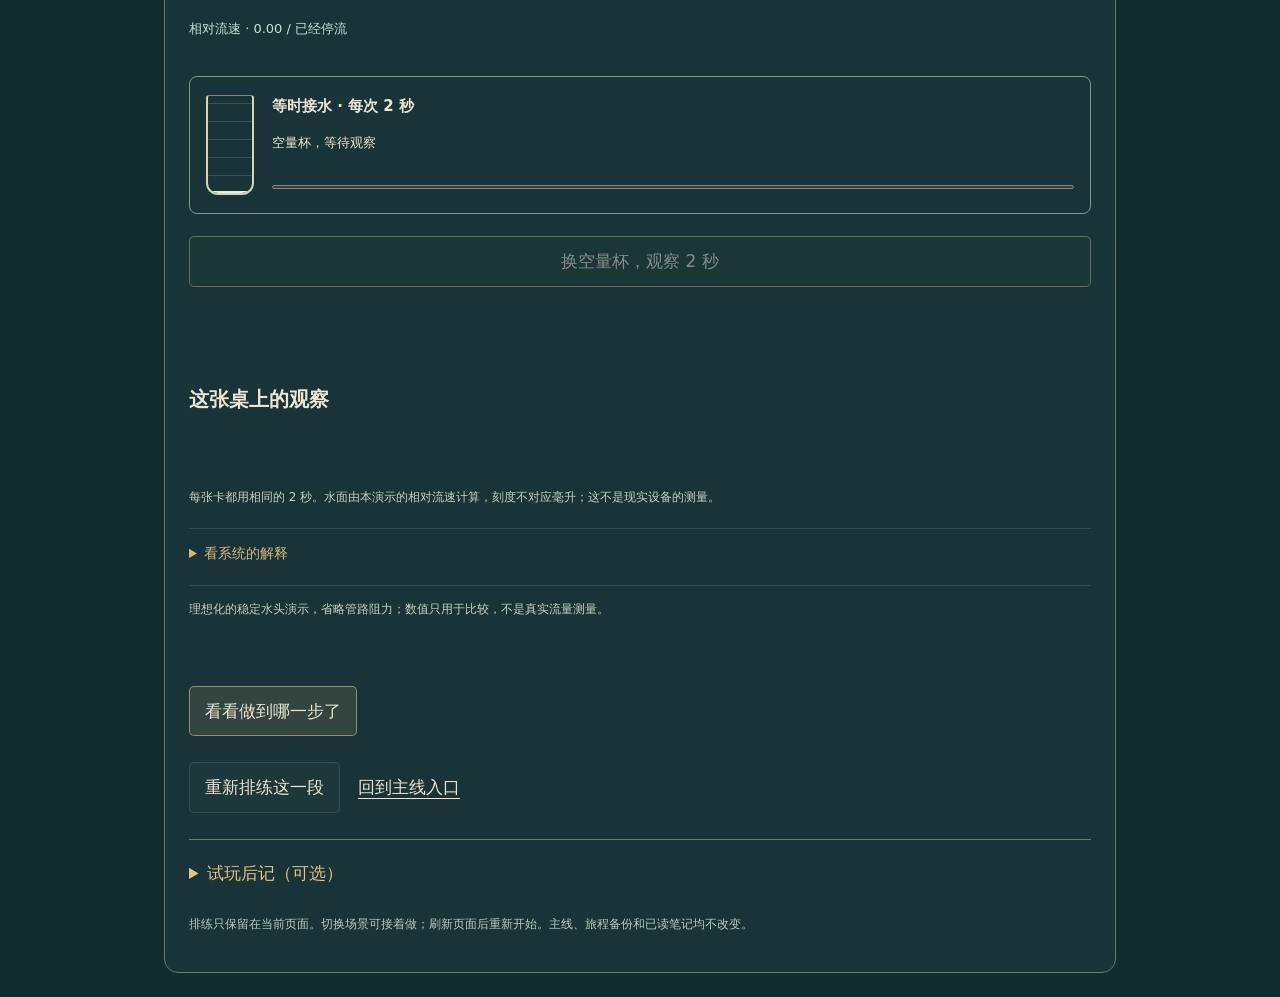
<file: game/v75/rehearsal.html>
<!doctype html><html lang="zh-Hans" dir="ltr"><head><meta charset="utf-8"><meta name="viewport" content="width=device-width,initial-scale=1"><title>答案之后 · 场景排练</title><link rel="stylesheet" href="full.css"><link rel="stylesheet" href="watch-sprite.css"><link rel="stylesheet" href="watch-bench.css"><link rel="stylesheet" href="atlas-table.css"><link rel="stylesheet" href="kitchen-table.css"><link rel="stylesheet" href="handover-table.css"><link rel="stylesheet" href="paper-flight.css"><link rel="stylesheet" href="leak-bench.css"><link rel="stylesheet" href="evacuation-board.css"><link rel="stylesheet" href="archive-audit.css"><link rel="stylesheet" href="council-table.css"><link rel="stylesheet" href="audio.css"><link rel="stylesheet" href="rehearsal.css"></head><body>
<header><a id="rehearsal-back" href="start.html"></a><label><span id="language-label"></span> <select id="language"><option value="zh-Hans">简体中文</option><option value="en">English</option><option value="ar">العربية</option><option value="hi">हिन्दी</option><option value="ja">日本語</option></select></label></header>
<main class="rehearsal-shell"><p class="eyebrow" id="rehearsal-tag"></p><h1 id="rehearsal-title"></h1><p id="rehearsal-notice"></p><label id="scene-picker"><span id="scene-choice-label"></span><select id="scene-select"></select></label><nav id="rehearsal-scenes"></nav><section id="rehearsal-scene"><div class="rehearsal-banner"><img id="background" alt=""><div><p id="scene-person"></p><h2 id="scene-title" tabindex="-1"></h2></div></div><p id="scene-context" class="passage"></p><div id="rehearsal-work"></div><details id="scene-after" hidden><summary id="scene-after-label"></summary><p id="scene-text" class="passage"></p></details><div class="rehearsal-actions"><button id="retry-scene"></button><a id="return-story" href="start.html"></a></div><div id="rehearsal-notes"></div><p id="practice-save-note" class="small"></p></section></main>
<script src="full-data.js"></script><script src="full-translations.js"></script><script src="full-puzzles.js"></script><script src="paper-flight-model.js"></script><script src="leak-bench-model.js"></script><script src="evacuation-model.js"></script><script src="archive-audit-model.js"></script><script src="full-model.js"></script><script src="flow-lab.js"></script><script src="route-map.js"></script><script src="actor-sprite.js"></script><script src="watch-bench.js"></script><script src="atlas-table.js"></script><script src="kitchen-table.js"></script><script src="handover-table.js"></script><script src="paper-flight.js"></script><script src="leak-bench.js"></script><script src="evacuation-board.js"></script><script src="archive-audit.js"></script><script src="council-table.js"></script><script src="rehearsal-notes.js"></script><script src="rehearsal.js"></script><script src="audio.js"></script></body></html>
</file>
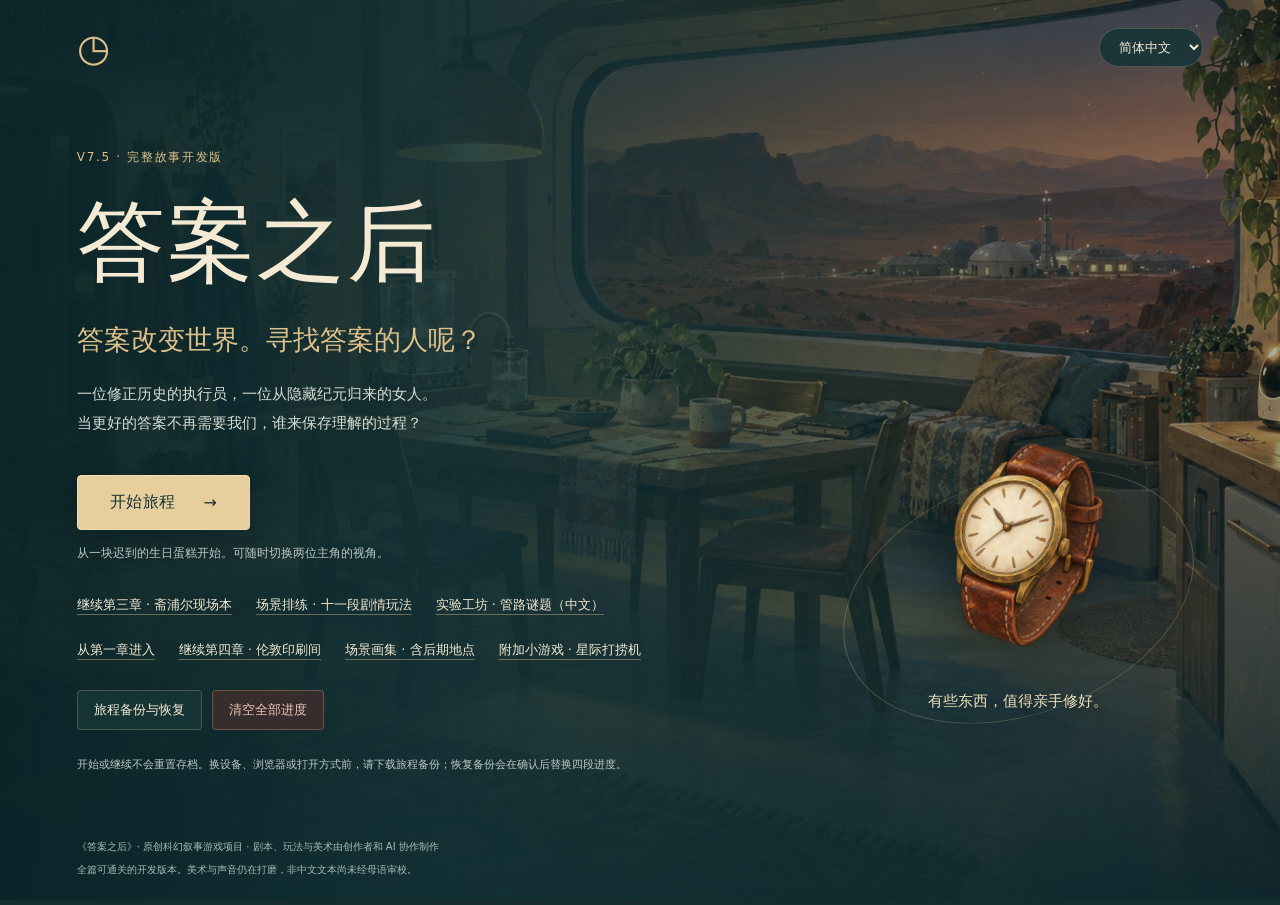
<file: game/v75/start.html>
<!doctype html>
<html lang="zh-Hans" dir="ltr">
<head><meta charset="utf-8"><meta name="viewport" content="width=device-width, initial-scale=1"><meta name="color-scheme" content="dark"><title>答案之后 · V7.5</title><link rel="stylesheet" href="start.css"></head>
<body>
<img class="landscape" src="assets/mars-home.webp" alt=""><div class="veil" aria-hidden="true"></div>
<header><span class="mark" aria-hidden="true">◷</span><label class="sr-only" for="language" data-word="language"></label><select id="language"><option value="zh-Hans">简体中文</option><option value="en">English</option><option value="ar">العربية</option><option value="hi">हिन्दी</option><option value="ja">日本語</option></select></header>
<main>
 <section class="invitation" aria-labelledby="title"><p class="eyebrow" data-word="edition"></p><h1 id="title" data-word="title"></h1><p class="tagline" data-word="tagline"></p><p class="synopsis" data-word="synopsis"></p>
 <div class="journey"><a id="continue" class="primary" href="index.html"></a><p id="progress" role="status"></p></div>
 <nav aria-label="Game menu" id="menu"><a id="storyplay" href="jaipur.html" data-word="storyplay"></a><a id="rehearsal" href="rehearsal.html" data-word="rehearsal"></a><a id="workshop" href="../workshop/index.html" data-word="workshop"></a><a id="opening" href="index.html" data-word="opening"></a><a id="london" href="full.html" data-word="london"></a><a id="gallery" href="art.html" data-word="gallery"></a><a id="arcade" href="../arcade/index.html" data-word="arcade"></a><a id="ending" href="full.html?credits=1" data-word="ending" hidden></a></nav>
 <div class="save-actions"><button id="journey-backup" type="button"></button><button id="clear-journey" type="button" data-word="clearJourney"></button></div>
 <p id="save-warning" class="save-warning" role="status" hidden></p><p class="save-note" data-word="saveNote"></p>
 </section>
 <aside class="memento" aria-label="A small thing that remains"><div class="orbit" aria-hidden="true"></div><img src="assets/watch.webp" alt=""><p data-word="memento"></p></aside>
</main>
<footer><p data-word="credit"></p><p data-word="scope"></p><p id="offline" data-word="offline" hidden></p></footer>
<noscript><p class="noscript">请启用 JavaScript 运行游戏。 / Please enable JavaScript to play.</p></noscript>
<script src="model.js"></script><script src="full-data.js"></script><script src="full-puzzles.js"></script><script src="paper-flight-model.js"></script><script src="leak-bench-model.js"></script><script src="evacuation-model.js"></script><script src="archive-audit-model.js"></script><script src="full-model.js"></script><script src="jaipur-model.js"></script><script src="london-model.js"></script><script src="start.js"></script><script src="journey-save.js"></script><script src="journey-save-ui.js"></script>
</body></html>
</file>
<file: game/arcade/style.css>
:root{color-scheme:dark;font-family:ui-rounded,'PingFang SC','Microsoft YaHei',sans-serif;background:#101e24;color:#efdfbb}*{box-sizing:border-box}body{margin:0;background:radial-gradient(ellipse at 50% 30%,#29423f 0,transparent 65%),#101e24;min-height:100vh}header{max-width:1150px;margin:auto;padding:25px 28px;display:flex;justify-content:space-between;color:#9fb7ac;font-size:13px}a{color:inherit;text-decoration:none}main{max-width:1020px;margin:auto;padding:8px 30px 30px}.heading{display:flex;justify-content:space-between;align-items:center;margin:10px 0 24px}.eyebrow{letter-spacing:.23em;font-size:11px;color:#b9a06a}h1{font-family:Georgia,'Songti SC',serif;font-size:clamp(30px,5vw,51px);font-weight:500;margin:6px 0}.intro{color:#a9bdb3;margin:10px 0}.score{text-align:right;border-left:1px solid #62776a;padding-left:30px}.score small{color:#a9bdb3;display:block}.score strong{font:38px Georgia;line-height:1.4}.cabinet{background:#233b3d;border:2px solid #b69b63;border-radius:28px;overflow:hidden;box-shadow:0 25px 70px #0007,0 0 0 8px #182e31}canvas{display:block;width:100%;height:auto;touch-action:pan-y;outline-offset:-6px}.console{padding:17px 28px 23px;background:linear-gradient(#354a49,#263e3e);border-top:2px solid #8f8159}.readout{display:flex;align-items:center;gap:13px;font-size:14px;min-height:35px;color:#d5e6ce}.led{width:7px;height:7px;background:#a5dfb7;border-radius:50%;flex-shrink:0;box-shadow:0 0 12px #98dca9}.buttons{display:flex;gap:14px;justify-content:center;margin-top:12px}button{font:inherit;cursor:pointer;border:1px solid #9a926f;border-radius:10px;padding:12px 20px;color:#eddfbf;background:#314c4c;box-shadow:0 4px 0 #172d2e;touch-action:manipulation}button:hover{filter:brightness(1.15)}button:active{transform:translateY(2px);box-shadow:0 2px 0 #172d2e}button:focus-visible,a:focus-visible{outline:3px solid #f2c56c;outline-offset:4px}button:disabled{opacity:.5;cursor:default}#drop{background:#daaa61;color:#273838;min-width:210px;border-color:#e6c18b;font-weight:700}kbd{font-size:10px;opacity:.6;margin-left:12px}.bottom{display:flex;justify-content:space-between;align-items:center;margin-top:22px;gap:12px}.bottom p,.help{font-size:13px;line-height:1.7;color:#a9bdb3}.help{margin-top:8px}@media(max-width:600px){header{padding:20px 18px;font-size:11px}main{padding:0 16px 20px}.heading{margin-bottom:20px}.eyebrow{font-size:9px}.intro{font-size:12px}.score{padding-left:14px}.score strong{font-size:29px}.console{padding:12px}.readout{font-size:12px;min-height:40px}.buttons{gap:10px}button{padding:12px 16px}#drop{min-width:150px}kbd{display:none}.bottom p{max-width:65%}.bottom button{font-size:12px;padding:10px}.help{font-size:12px}}
.setup{display:flex;gap:20px;align-items:center;justify-content:space-between;margin:20px 0}.setup p{font-size:13px;line-height:1.7;color:#bdd0bd}.modes,.gears{display:flex;gap:7px;flex-wrap:wrap}.modes button,.gears button{font-size:12px;padding:10px 13px}.modes button[aria-pressed=true],.gears button[aria-pressed=true]{background:#e1c18a;color:#233c3d}.instruments{display:flex;align-items:center;justify-content:space-between;margin:10px 0 17px;gap:12px}.instruments label{font-size:12px;color:#b7c9b9;display:grid;gap:6px}meter{height:10px;width:120px}canvas{outline:none}canvas:focus-visible{outline:2px solid #f3cd86;outline-offset:-5px}@media(max-width:600px){.setup{display:block}.setup p{margin:10px 0}.instruments{align-items:flex-start}.gears{max-width:210px}.gears button{font-size:10px;padding:9px}.instruments label{font-size:10px}meter{width:75px}.cabinet{border-radius:17px}}
header{align-items:center;gap:12px}select{font:inherit;color:#e9dbbb;background:#203a3e;border:1px solid #758e7d;border-radius:7px;padding:7px;max-width:140px}canvas{aspect-ratio:900/520}.preferences{display:flex;flex-wrap:wrap;align-items:center;gap:20px;color:#b9cbba;font-size:12px;margin:10px 0 20px}.preferences label{display:flex;align-items:center;gap:7px}.preferences input{accent-color:#d6b878;min-width:18px;min-height:18px}.preferences button{font-size:12px;padding:9px 17px}.bottom p{margin:4px 0}.collection{margin-top:35px;padding-top:24px;border-top:1px solid #49605a}.collection-title{display:flex;justify-content:space-between;align-items:center}h2{font-family:Georgia,'Songti SC',serif;font-size:25px;font-weight:500;margin:0}.collection-title>span{color:#d3b57b}#shelf{display:grid;grid-template-columns:repeat(6,1fr);gap:11px;margin:20px 0}.collectible{display:flex;flex-direction:column;align-items:center;padding:18px 7px 14px;gap:8px;background:#1b3237;border-color:#526b60;box-shadow:none;min-width:0}.collectible.owned{background:linear-gradient(#344e47,#233d3c);border-color:#b6a573}.collectible strong{font-size:12px;font-weight:500}.collectible small{font-size:10px;color:#b7c8b3}.stamp{font-size:10px;color:#96aa9e}.owned .stamp{color:#e3c68c}.toy-icon{display:block;width:39px;height:39px;border-radius:48%;background:var(--toy);box-shadow:inset -4px -4px 0 #0001;position:relative;margin-bottom:5px}.toy-icon:before,.toy-icon:after{content:'';position:absolute;top:16px;width:3px;height:4px;background:#2b4244;border-radius:50%}.toy-icon:before{left:11px}.toy-icon:after{right:11px}.toy-icon i{position:absolute;width:8px;height:4px;border-bottom:1px solid #2b4244;border-radius:50%;left:16px;top:24px}.collectible:not(.owned) .toy-icon{filter:saturate(.4);opacity:.65}html[dir=rtl] .score{text-align:left;border-left:0;border-right:1px solid #62776a;padding-left:0;padding-right:25px}html[dir=rtl] .eyebrow{letter-spacing:.12em}#storage-warning:empty{display:none}@media(max-width:600px){header>span{display:none}#shelf{grid-template-columns:repeat(3,1fr);gap:10px}.collectible{padding:16px 6px}.collectible strong{font-size:12px}.setup .modes{gap:6px}.modes button{font-size:11px;padding:10px}.preferences{gap:12px}.collection{margin-top:25px}.heading{gap:12px}html[dir=rtl] .score{padding-right:12px}html[dir=rtl] h1{font-size:30px}}
@media(prefers-reduced-motion:reduce){*{scroll-behavior:auto!important}}

#score,#collection-count{direction:ltr;unicode-bidi:isolate;display:block}.bottom>div{flex:1}.bottom p{max-width:none}.collectible[data-kind="1"] .toy-icon{border-radius:45%}.collectible[data-kind="1"] .toy-icon i:before,.collectible[data-kind="1"] .toy-icon i:after{content:'';position:absolute;width:10px;height:24px;background:var(--toy);border-radius:70%;top:-37px;z-index:0}.collectible[data-kind="1"] .toy-icon i:before{left:-11px}.collectible[data-kind="1"] .toy-icon i:after{left:6px}.collectible[data-kind="2"] .toy-icon{border-radius:9px;outline:2px solid #dab783;outline-offset:-4px}.collectible[data-kind="3"] .toy-icon{box-shadow:0 0 0 4px #d7bd8b55,inset -4px -4px 0 #0001}.collectible[data-kind="4"] .toy-icon{border-radius:30% 70% 35% 65%}.collectible[data-kind="5"] .toy-icon{width:48px;border-radius:55% 45% 55% 50%}
</file>
<file: game/v75/style.css>
:root{color-scheme:dark;--ink:#f3e8d4;--muted:#b5b9ac;--gold:#dfbd83;--bg:#142b2e;--line:#e2c8a52d}*{box-sizing:border-box}body{margin:0;background:radial-gradient(ellipse at 50% 0,#294247,transparent 70%),var(--bg);color:var(--ink);font:17px/1.7 system-ui,-apple-system,"PingFang SC","Noto Sans Arabic","Noto Sans Devanagari",sans-serif}button,select{font:inherit;color:inherit}button,select{min-height:44px;border:1px solid var(--line);background:#203b3e;border-radius:6px;padding:9px 16px}button{cursor:pointer;transition:background .2s,border-color .2s}button:hover{background:#3c5150;border-color:var(--gold)}button:focus-visible,a:focus-visible,select:focus-visible{outline:3px solid #f0c680;outline-offset:4px}button:disabled{opacity:.5;cursor:default}header{display:flex;align-items:center;justify-content:space-between;gap:20px;max-width:1360px;margin:auto;padding:20px 38px;border-bottom:1px solid var(--line)}.brand{display:flex;gap:12px;align-items:center;color:var(--ink);text-decoration:none;font-family:Georgia,"Songti SC",serif;font-size:23px}.brand-mark{font-size:36px;color:var(--gold)}.tools{display:flex;gap:10px;align-items:center}.tools label{font-size:12px;color:var(--muted)}main{max-width:1280px;padding:22px 30px 0;margin:auto}.chapter-head{display:flex;justify-content:space-between;align-items:center;gap:30px;padding-bottom:20px}.eyebrow{color:var(--gold);font-size:12px;letter-spacing:.13em;margin:0 0 8px}h1{font:normal clamp(25px,3.5vw,42px)/1.3 Georgia,"Songti SC",serif;margin:0 0 10px}#goal{margin:0;color:var(--muted);font-size:14px}#actors{display:flex;gap:8px;flex-shrink:0}#actors button{display:flex;align-items:center;gap:10px;background:transparent;border-color:transparent}#actors button[aria-pressed=true]{background:#cfb37b18;border-color:#dfbd8380}#actors img{width:36px;height:40px;object-fit:cover;object-position:50% 9%;border-radius:50%}.complete{color:#a4cfae;font-size:14px;min-width:12px}.stage{position:relative;aspect-ratio:16/8.3;isolation:isolate;overflow:hidden;border:1px solid #d2bd8866;border-radius:9px;box-shadow:0 25px 60px #06161780}.stage>img{width:100%;height:100%;object-fit:cover;display:block;transition:filter .3s}.vignette{position:absolute;inset:0;background:linear-gradient(#061b3330,transparent 50%,#0f282a85);pointer-events:none}.place{position:absolute;top:18px;inset-inline-start:22px;background:#102a30d9;border:1px solid var(--line);border-radius:4px;padding:6px 13px;font-size:12px;letter-spacing:.08em}.stage-caption{position:absolute;bottom:12px;inset-inline-start:18px;font-size:11px;color:#e1d5bc;max-width:90%;text-shadow:0 1px 4px #000}.spot{position:absolute;transform:translate(-50%,-50%);padding:7px 12px;background:#142c2be8;box-shadow:0 4px 18px #081f3480;border-color:#dfbd83aa;font-size:14px;white-space:normal;max-width:190px;text-align:center}.spot:before{content:'◇';color:var(--gold);margin-inline-end:7px}.spot.done:before{content:'✓';color:#b3d4b2}.spot.hinted{outline:3px solid #ffe6a6;outline-offset:5px}.lower{display:grid;grid-template-columns:1fr 340px;gap:34px;padding-top:24px}.story{min-width:0}#speech{white-space:pre-line;font-size:18px;line-height:1.85;margin:0;min-height:115px}#actions{display:flex;flex-wrap:wrap;gap:9px;margin-top:16px}#actions button{border-color:#d2b17385;background:#bba16d17}.bag{padding-inline-start:26px;border-inline-start:1px solid var(--line)}.bag-top{display:flex;align-items:center;justify-content:space-between;gap:10px}h2{font:normal 20px/1.4 Georgia,"Songti SC",serif;margin:0}#hint{font-size:12px;padding:5px 10px;min-height:40px}.bag p{font-size:12px;color:var(--muted);margin:9px 0 14px}#inventory{display:flex;flex-wrap:wrap;gap:9px}#inventory button{border-style:dashed;font-size:14px}#inventory button[aria-pressed=true]{border-style:solid;background:#cfb37b30;border-color:#ffe4b6;box-shadow:0 0 0 2px #ffe4b640}.instructions{text-align:center;color:var(--muted);font-size:12px;margin:30px 0 18px}footer{max-width:1280px;margin:auto;display:flex;gap:18px;justify-content:space-between;align-items:center;border-top:1px solid var(--line);padding:18px 30px 26px;font-size:11px;color:var(--muted)}footer button{font-size:11px;min-height:36px}dialog{width:min(620px,92vw);max-height:85vh;overflow:auto;background:#1c3638;color:var(--ink);border:1px solid #dfbd8399;border-radius:10px;padding:24px;box-shadow:0 20px 100px #000b}dialog::backdrop{background:#071b23c9;backdrop-filter:blur(5px)}.dialog-head{display:flex;justify-content:space-between;align-items:center;gap:20px;margin-bottom:20px}.dialog-head button{font-size:13px}.choices{display:grid;gap:12px}.pages{display:grid;gap:12px;margin-bottom:16px}.page{background:#f0e2bf;color:#293832;text-align:start;min-height:72px;padding:20px;border:3px solid transparent}.page[aria-pressed=true]{border-color:#b27c35;background:#ffe9b1}.journal-entry{padding:12px 0;border-bottom:1px solid var(--line);white-space:pre-line}.notice{font-size:14px;color:var(--gold);min-height:24px}.end .stage{filter:saturate(.8)}[dir=rtl] .eyebrow,[dir=rtl] .place{letter-spacing:normal}@media(max-width:720px){header{padding:12px 16px;gap:8px;flex-wrap:wrap}.tools{gap:6px}.tools label{display:none}.brand{font-size:20px}.tools button,.tools select{padding:7px 10px;font-size:13px}main{padding:20px 14px 0}.chapter-head{align-items:flex-start;gap:14px;flex-direction:column}#actors{align-self:flex-end}#actors button{padding:5px 10px}.stage{aspect-ratio:1.13}.stage>img{object-position:center}.place{font-size:10px;top:10px;inset-inline-start:10px;max-width:85%}.spot{font-size:12px;max-width:135px;padding:6px 9px;min-height:44px}.lower{grid-template-columns:1fr;gap:20px;padding-top:20px}.bag{padding:16px 0 0;border-inline-start:0;border-top:1px solid var(--line)}#speech{font-size:16px;min-height:0}.stage-caption{font-size:9px;bottom:8px;inset-inline-start:10px}footer{padding:16px;flex-wrap:wrap}.instructions{text-align:start}.dialog-head{gap:12px}}@media(prefers-reduced-motion:reduce){*{transition:none!important;scroll-behavior:auto!important}}
.measuring-frame{position:relative;height:140px;background:#e7d6ae;border:9px solid #79583a;border-radius:4px;margin:20px 0;overflow:hidden}.beam{position:absolute;height:18px;background:#9c7040;top:36px;width:90%;left:5%;transform-origin:left center;box-shadow:0 4px 3px #57472c60}.marks{display:flex;justify-content:space-around;position:absolute;bottom:12px;width:100%;height:25px;direction:ltr}.marks i{display:block;width:2px;height:20px;background:#57452e}.needle{position:absolute;width:3px;height:65px;background:#273c37;top:32px;transform:rotate(12deg);transform-origin:top}.needle:after{content:'';width:9px;height:9px;background:#263b32;position:absolute;bottom:0;left:-3px;border-radius:50%}
#scene-title:focus{outline:none}

.nav-link{font-size:13px;color:#e9cf9a}.continue-link{display:inline-block;border:1px solid #e9cf9a;padding:12px 18px;border-radius:8px;color:#e9cf9a}.tools{flex-wrap:wrap}
</file>
<file: game/v75/stage.css>
/* Scene direction: optional presentation, independent of narrative and save logic. */
.stage-directed #background{animation:none;position:relative;z-index:0}
.stage-directed .shade,.stage-directed .vignette{z-index:1}
.stage-directed .atmosphere{display:none}
.stage-layers{position:absolute;inset:0;z-index:2;pointer-events:none;overflow:hidden}
.stage-previous{position:absolute;inset:0;width:100%;height:100%;object-fit:cover;opacity:0;z-index:6;pointer-events:none}
.stage-previous.is-dissolving{animation:scene-dissolve .7s ease-out forwards}
.stage-light{position:absolute;inset:0;background:radial-gradient(ellipse at 62% 43%,#ffe3ab18,transparent 48%);opacity:.65;animation:scene-light 11s ease-in-out infinite alternate}
.stage-directed[data-scene-mood=quiet] .stage-light{animation:none;opacity:.2;background:linear-gradient(120deg,#668b9f15,transparent 70%)}
.stage-directed[data-scene-mood=warm] .stage-light{background:radial-gradient(ellipse at 68% 34%,#ffe0a324,transparent 58%)}
.stage-cast{position:absolute;inset:0;pointer-events:none}
.stage-person{position:absolute;bottom:2%;left:18%;width:24%;height:64%;transform-origin:50% 95%;pointer-events:none;filter:drop-shadow(0 8px 6px #061a24a0);opacity:.95}
.stage-person.is-right{left:auto;right:16%}
.stage-person[hidden]{display:none}
.stage-person-image{height:100%;width:100%;object-fit:contain;object-position:bottom;animation:scene-breathe 6s ease-in-out infinite alternate;transform-origin:50% 98%}
.stage-person.is-right .stage-person-image{animation-delay:-2s}
.stage-person.is-entering{animation:scene-enter .65s ease-out both}
.stage-directed[data-scene-mood=quiet] .stage-person-image{animation:none;filter:saturate(.72) brightness(.82)}
.stage-directed[data-scene-mood=quiet] .stage-person{animation:none}
.stage-rain{display:none;position:absolute;inset:0;background:repeating-linear-gradient(102deg,transparent 0 39px,#c6e4ef18 40px 41px,transparent 42px 83px);background-size:83px 120px;animation:scene-rain 2.6s linear infinite;clip-path:polygon(48% 0,67% 0,67% 36%,48% 36%);opacity:.36}
.stage-london .stage-rain{display:block}
.stage-object-focus{position:absolute;width:76px;height:76px;transform:translate(-50%,-50%);border:1px solid #ffe6b5;border-radius:50%;opacity:0;box-shadow:0 0 24px #f1d19842}
.stage-object-active .stage-object-focus{animation:scene-focus .85s ease-out forwards}
.stage-directed #spots{position:absolute;inset:0;z-index:5;pointer-events:none}
.stage-directed .spot{pointer-events:auto;font-size:0!important;width:44px;min-width:44px;max-width:44px;height:44px;min-height:44px;padding:0;border-radius:50%;border:1px solid #edd4a1b0;background:#10282bdd;box-shadow:0 2px 14px #0007;overflow:visible;line-height:1}
.stage-directed .spot:before{content:attr(data-index);display:grid;place-items:center;margin:0;width:100%;height:100%;font:14px/1 system-ui;color:#fff0cc}
.stage-directed .spot.done:before{content:'✓';font-size:17px;color:#d5efce}
.stage-directed .spot.unavailable{background:#162e32de;border-style:dashed;opacity:.8}
.stage-directed .spot:hover,.stage-directed .spot:focus-visible{z-index:7;background:#315051;border-color:#ffe5b7}
.stage-directed .spot:after{content:attr(data-marker-label);position:absolute;left:50%;bottom:calc(100% + 10px);transform:translateX(-50%);color:#fff3db;font:13px/1.6 system-ui,-apple-system,"Noto Sans Arabic","Noto Sans Devanagari",sans-serif;background:#102a2ef5;border:1px solid #d9bb7ea0;border-radius:5px;padding:7px 11px;box-shadow:0 5px 14px #061a2455;white-space:normal;width:max-content;max-width:190px;opacity:0;visibility:hidden;pointer-events:none;text-align:start}
.stage-directed .spot:hover:after,.stage-directed .spot:focus:after,.stage-show-labels .spot:after{opacity:1;visibility:visible}
.stage-directed .spot.label-right:after{left:0;transform:none}
.stage-directed .spot.label-left:after{left:auto;right:0;transform:none}
.stage-directed #place{z-index:4}
.stage-directed #scene-caption,.stage-directed .stage-caption{z-index:4;pointer-events:none;background:#102a2ac9;padding:3px 9px;border-radius:4px;max-width:75%;inset-inline-start:12%;bottom:10px;text-shadow:none}
.stage-toolbar{display:flex;justify-content:space-between;align-items:center;gap:12px;margin-top:10px;padding:0 2px;color:var(--muted);font-size:12px}
.stage-explore-note{margin:0}
.stage-settings{display:flex;flex-wrap:wrap;justify-content:flex-end;gap:8px}
.stage-settings button{font-size:11px;min-height:38px;padding:6px 11px;background:transparent}
.stage-settings button[aria-pressed=true]{border-color:#d5bc8390;background:#dbc28c0d;color:#e9d4a8}
.stage-settings button:disabled{opacity:.75;cursor:default}
html.scene-motion-off .stage-directed *,html.scene-motion-off .stage-directed *:before,html.scene-motion-off .stage-directed *:after{animation:none!important;transition:none!important}
html.scene-motion-off .stage-previous,html.scene-motion-off .stage-object-focus{opacity:0!important}
@keyframes scene-enter{from{opacity:0}to{opacity:.95}}
@keyframes scene-breathe{from{transform:translateY(0) scaleY(1)}to{transform:translateY(-.8px) scaleY(1.002)}}
@keyframes scene-light{from{opacity:.4}to{opacity:.7}}
@keyframes scene-rain{from{background-position:0 0}to{background-position:-10px 120px}}
@keyframes scene-focus{0%{opacity:.65;scale:.7}100%{opacity:0;scale:1.3}}
@keyframes scene-dissolve{from{opacity:1}to{opacity:0}}
@media(max-width:760px){
 .stage-person{height:36%;width:29%;left:-5%;bottom:2%}
 .stage-person.is-right{right:-5%;left:auto}
 .stage-toolbar{align-items:flex-start;flex-direction:column;gap:7px}
 .stage-settings{width:100%;justify-content:flex-end}
 .stage-settings button{min-height:44px;font-size:11px}
 .stage-explore-note{font-size:11px}
 .stage-directed .spot:after{max-width:150px;font-size:11px}
 .stage-directed .spot.label-left:after{right:-4px}
 .stage-directed .spot.label-right:after{left:-4px}
 .stage-directed #scene-caption,.stage-directed .stage-caption{font-size:9px;max-width:74%;bottom:7px}
 .stage-rain{display:none!important}
}
@media(prefers-reduced-motion:reduce){
 .stage-directed *,.stage-directed *:before,.stage-directed *:after{animation:none!important;transition:none!important}
 .stage-previous,.stage-object-focus{opacity:0!important}
}
</file>
<file: game/v75/audio.css>
/* Scoped controls: usable with both the opening and complete-story players. */
#v75-sound { position: relative; color: #f1e5ce; font-size: .88rem; }
#v75-sound summary { display: inline-flex; align-items: center; gap: .4rem; cursor: pointer; padding: .56rem .75rem; border: 1px solid #b49a6b70; border-radius: 8px; background: #252832; list-style: none; white-space: nowrap; }
#v75-sound summary::-webkit-details-marker { display: none; }
#v75-sound summary:focus-visible, #v75-sound button:focus-visible, #v75-sound input:focus-visible { outline: 3px solid #f3d398; outline-offset: 3px; }
#v75-sound[open] summary { background: #3b3940; }
#v75-sound .sound-controls { position: absolute; z-index: 30; inset-inline-end: 0; top: calc(100% + .65rem); width: min(300px, calc(100vw - 36px)); box-sizing: border-box; background: #20232bef; border: 1px solid #ad956666; border-radius: 12px; padding: 1rem; box-shadow: 0 15px 55px #0009; backdrop-filter: blur(14px); text-align: start; display: grid; gap: .75rem; }
#v75-sound button { color: #f1e5ce; background: #46424b; border: 1px solid #b49a6b; border-radius: 7px; padding: .65rem; width: 100%; cursor: pointer; font: inherit; }
#v75-sound button[aria-pressed="true"] { border-color: #bad5bc; }
#v75-sound .sound-check { display: flex; align-items: center; gap: .65rem; cursor: pointer; font: inherit; color: inherit; }
#v75-sound input[type="checkbox"] { appearance: auto; width: 18px; height: 18px; accent-color: #d9bc80; margin: 0; }
#v75-sound .sound-level { display: flex; align-items: center; gap: .7rem; }
#v75-sound input[type="range"] { accent-color: #d9bc80; width: 100%; min-width: 0; padding: 0; margin: 0; }
#v75-sound output { min-width: 3.3em; text-align: end; font-variant-numeric: tabular-nums; }
#v75-sound p { margin: 0; line-height: 1.6; white-space: normal; }
#v75-sound #sound-status { font-size: .8rem; color: #ddd0b7; }
#v75-sound .sound-note { font-size: .72rem; color: #b8b4b0; border-top: 1px solid #ffffff1c; padding-top: .65rem; }
#v75-sound :disabled { opacity: .55; cursor: default; }
@media (max-width: 600px) {
  #v75-sound { position: static; }
  #v75-sound .sound-controls { position: absolute; inset-inline: 18px; top: auto; margin-top: .5rem; width: auto; max-width: 100%; }
}

/* New chapter headers hide their decorative spans on phones; sound labels remain readable. */
#v75-sound span{display:inline}
</file>
<file: game/workshop/style.css>
:root{font:16px/1.65 system-ui;color:#eee2c8;background:#14282d}*{box-sizing:border-box}body{margin:0;background:radial-gradient(ellipse at top,#355257,transparent 65%)}header,main{max-width:1200px;margin:auto;padding:24px}header{display:flex;justify-content:space-between;border-bottom:1px solid #71817b}a{color:#f0c27c}h1{font:clamp(32px,6vw,65px) Georgia,serif;margin:14px 0}.eyebrow{font-size:12px;letter-spacing:.2em;color:#e2b16b}button{font:inherit;cursor:pointer;color:inherit;background:#203a40;border:1px solid #6d807a;border-radius:9px;padding:10px 15px}button:hover,button[aria-pressed=true]{background:#d8ad68;color:#172d32}button:focus-visible{outline:3px solid #fff;outline-offset:2px}nav,.controls,#tools{display:flex;gap:8px;flex-wrap:wrap;margin:18px 0}.layout{display:grid;grid-template-columns:3fr 1fr;gap:30px}.board{display:grid;grid-template-columns:repeat(8,1fr);gap:4px;padding:14px;border:4px solid #92744d;border-radius:18px;background:#101e23;box-shadow:0 20px 50px #0005}.cell{padding:0;aspect-ratio:1;position:relative;border-color:#445a59;background:linear-gradient(135deg,#375052,#22373a);border-radius:7px;min-width:0}.cell svg{width:100%;height:100%;display:block}.cell.wall{background:#141a1c;border-color:#252a2a}.cell.active{background:#654f27;box-shadow:inset 0 0 18px #f2b64c88}.cell.active path{stroke:#ffe7a3;filter:drop-shadow(0 0 3px #ffbf47)}.cell.bad{outline:3px solid #e89783}.cell.hinted{outline:3px solid #9ce1db}.cell .port{position:absolute;font-size:22px;inset:0;display:grid;place-items:center;color:#ffe7a3}aside{padding:20px;border:1px solid #6c8077;border-radius:14px;background:#1d3438}aside h2{font-family:Georgia,serif;font-weight:normal;margin:0}aside p{font-size:14px;color:#bccdc5}output{display:block;padding:16px;border-inline-start:3px solid #efbe70;background:#12272c;min-height:100px}label{display:block;margin-top:20px}.notes{max-width:780px;margin:50px 0;color:#b8c9c1}@media(max-width:760px){header,main{padding:15px}.layout{grid-template-columns:1fr}.board{padding:7px;gap:3px}.cell{min-height:35px}nav button{font-size:13px;padding:8px}.controls button{flex:1}h1{font-size:36px}}
</file>
<file: game/v75/art.css>
:root{color-scheme:dark;font:16px/1.6 system-ui,sans-serif;color:#f6ead4;background:#172a2d}*{box-sizing:border-box}body{margin:0}header,main{max-width:1440px;margin:auto;padding:20px 32px}header{display:flex;justify-content:space-between;align-items:center;gap:16px;border-bottom:1px solid #5e6961}a{color:#f7d69a}button,select{font:inherit;border:1px solid #8c8c74;color:#f7edda;background:#263d3e;border-radius:8px;padding:10px 16px;cursor:pointer}button:hover,button[aria-current=true],button[aria-pressed=true]{background:#e3b775;color:#172a2d}button:focus-visible,a:focus-visible,select:focus-visible{outline:3px solid #f7d69a;outline-offset:4px}button:disabled{opacity:.4;cursor:default}h1{font-family:Georgia,serif;font-size:clamp(28px,4vw,48px);font-weight:normal;margin:8px 0}#eyebrow{letter-spacing:.18em;font-size:12px;color:#dbbc88}#notice,#motion-note{color:#b9c9bf;max-width:900px}nav{display:flex;gap:8px;flex-wrap:wrap;margin:26px 0}nav button{font-size:14px}.scene-heading{display:flex;align-items:center;justify-content:space-between}.scene-heading h2{font-weight:normal}.stage{position:relative;aspect-ratio:16/9;overflow:hidden;border-radius:14px;background:#0d181c;border:1px solid #677268;isolation:isolate}#background{width:100%;height:100%;object-fit:cover;display:block}#character{position:absolute;bottom:1%;height:69%;width:auto;left:13%;filter:drop-shadow(4px 8px 6px #0006)}#character[hidden]{display:none}.light{position:absolute;inset:0;pointer-events:none;background:radial-gradient(ellipse at 75% 30%,#ffda7f0d,transparent 60%);opacity:0}.moving #background{animation:breathe 18s ease-in-out infinite alternate}.moving .light{animation:light 6s ease-in-out infinite alternate}.moving #character{animation:idle 5s ease-in-out infinite alternate;transform-origin:bottom center}.controls{display:flex;flex-wrap:wrap;align-items:center;gap:10px;margin-top:18px}.controls a{padding:8px}#caption{font-size:18px;max-width:1000px;min-height:3em}#motion-note{font-size:14px}#load-error{position:absolute;bottom:10%;inset-inline:5%;background:#172a2d}#load-error:empty{display:none}#props{display:grid;grid-template-columns:repeat(3,1fr);gap:18px}figure{margin:0;padding:18px;background:#283d3b;border-radius:12px}figure img{width:100%;height:220px;object-fit:contain}figcaption{margin-top:12px}#props a{display:block}.scene-heading span{color:#dbbc88}@keyframes breathe{from{transform:scale(1)}to{transform:scale(1.025)}}@keyframes light{from{opacity:.15}to{opacity:.65}}@keyframes idle{from{transform:translateY(0) rotate(-.2deg)}to{transform:translateY(-2px) rotate(.2deg)}}@media(prefers-reduced-motion:reduce){.moving *{animation:none!important}}@media(max-width:600px){header,main{padding:16px}.controls button{flex:1 1 42%}#props{grid-template-columns:1fr}nav{flex-wrap:nowrap;overflow:auto;padding:6px}nav button{flex-shrink:0}#caption{font-size:16px}.stage{border-radius:8px}#character{height:65%}}

#action-studies{margin:48px 0}#actions-note{max-width:950px;color:#b9c9bf}#action-cards{display:grid;grid-template-columns:repeat(2,minmax(0,1fr));gap:24px}.action-card{min-width:0;padding:20px;border:1px solid #677268;border-radius:14px;background:#233b3b}.action-card h3{font:22px/1.5 Georgia,serif;margin:0 0 16px}.action-stage{height:360px;display:grid;place-items:center;position:relative;overflow:hidden;border-radius:9px;background:radial-gradient(ellipse at 50% 85%,#cfaf7524,transparent 55%),#10282c}.action-stage:after{content:'';position:absolute;bottom:14px;width:70%;height:1px;background:#ac987358}.action-stage img{height:340px;width:100%;object-fit:contain}.action-drawing{height:350px;background-repeat:no-repeat;flex-shrink:0}.action-drawing[hidden]{display:none}.action-fallback[hidden]{display:none}.action-stage .lantern-drawing{height:auto}.action-stage .lantern-fallback{height:330px}.vika-drawing{aspect-ratio:360/768;background-size:284.444444% 200%;background-position:24.096386% 0%;transform:scaleX(-1)}.vika-drawing[data-frame="1"]{background-position:86.445783% 0%}.vika-drawing[data-frame="2"]{background-position:24.096386% 97.65625%}.vika-drawing[data-frame="3"]{background-position:86.445783% 97.65625%}.noyi-drawing{aspect-ratio:512/768;background-size:200% 200%;background-position:0 0}.noyi-drawing[data-frame="1"]{background-position:100% .651041667%}.noyi-drawing[data-frame="2"]{background-position:0 93.359375%;clip-path:inset(10% 0 0 0)}.noyi-drawing[data-frame="3"]{background-position:100% 94.270833333%;clip-path:inset(6% 0 0 0)}.action-controls,.action-frames{display:flex;gap:8px;flex-wrap:wrap;margin:12px 0}.action-frames{direction:ltr}.action-frames button{min-width:44px;min-height:44px}.action-status{min-height:3.2em;font-size:14px;color:#dbbc88}.action-source{display:inline-block;margin-top:8px}.action-card button{font-size:14px}@media(max-width:700px){#action-cards{grid-template-columns:1fr}.action-card{padding:16px}.action-stage{height:320px}.action-drawing{height:310px}.action-stage .lantern-drawing{height:auto}.action-stage img{height:300px}}
</file>
<file: game/v75/watch-sprite.css>
/* Painted four-frame atlas. Registration changes display windows, never source pixels. */
.watch-drawing{aspect-ratio:360/768;background-repeat:no-repeat;background-size:284.444444% 200%;background-position:24.096386% 0%;flex-shrink:0}
.watch-drawing[data-frame="1"]{background-position:84.337349% 0%}
.watch-drawing[data-frame="2"]{background-position:24.096386% 99.21875%}
.watch-drawing[data-frame="3"]{background-position:84.337349% 99.21875%}
.watch-drawing[hidden]{display:none}
.watch-visual{display:flex;align-items:center;gap:8px;direction:ltr}
.watch-performer{width:169px;height:195px;overflow:hidden;flex-shrink:0}
.watch-performer .watch-drawing{height:360px}
.watch-performer img{width:169px!important;max-height:none!important;height:253px;object-fit:contain!important;object-position:top;filter:none!important}
.watch-performer img[hidden]{display:none}
.watch-visual .watch-loupe{width:85px;flex-shrink:0}
.watch-bench .watch-inspection{grid-template-columns:262px minmax(0,1fr)}
@media(max-width:650px){.watch-bench .watch-inspection{grid-template-columns:1fr}.watch-visual{justify-content:center}.watch-performer{height:170px}.watch-performer .watch-drawing{height:325px;margin-inline:auto}.watch-visual .watch-loupe{width:80px}}

/* Two-character lantern handoff. Registration corrects atlas-cell drift without altering source pixels. */
.lantern-drawing{width:min(100%,768px);aspect-ratio:3/2;background-repeat:no-repeat;background-size:190% 190%;background-position:5.9% 0;flex-shrink:0}
.lantern-drawing[data-frame="1"]{background-position:102.1% 0}
.lantern-drawing[data-frame="2"]{background-position:6.2% 105.556%}
.lantern-drawing[data-frame="3"]{background-position:100.9% 105.556%}
.lantern-drawing[hidden],.lantern-fallback[hidden]{display:none}
.lantern-fallback{display:flex;align-items:flex-end;justify-content:center;gap:min(3vw,24px);width:min(100%,640px);height:100%;direction:ltr}
.lantern-fallback img{width:min(40%,220px)!important;height:90%!important;object-fit:contain!important}
.lantern-story{margin:0 0 18px;padding:12px;border:1px solid #8e8a7270;border-radius:12px;background:#10282c;overflow:hidden}
.lantern-story .lantern-drawing{margin:auto}
.lantern-story .lantern-fallback{height:260px;margin:auto}
.lantern-caption{margin:8px 4px 0;color:#dbbc88;font-size:14px}
@media(max-width:650px){.lantern-story{padding:8px}.lantern-story .lantern-fallback{height:190px}.lantern-caption{font-size:13px}}
</file>
<file: game/v75/full.css>
:root{color-scheme:dark;--ink:#efe4d0;--muted:#b7c0b7;--gold:#d6b67b;--line:#b6c8bf28;--bg:#132c2e}*{box-sizing:border-box}[hidden]{display:none!important}body{margin:0;color:var(--ink);background:radial-gradient(ellipse at 50% 0,#324a48,transparent 65%),var(--bg);font:17px/1.8 system-ui,-apple-system,"PingFang SC","Noto Sans Arabic","Noto Sans Devanagari",sans-serif}button,select,input{font:inherit;color:inherit}button,select{min-height:44px;padding:9px 15px;border:1px solid var(--line);border-radius:5px;background:#1c383b}button{cursor:pointer}button:hover,a:hover{border-color:var(--gold);color:#ffe4b3}button:disabled{opacity:.5;cursor:default}button:focus-visible,a:focus-visible,select:focus-visible,input:focus-visible{outline:3px solid #f4ce8f;outline-offset:3px}a{color:var(--ink);text-underline-offset:5px}header{max-width:1420px;margin:auto;padding:20px 36px;display:flex;justify-content:space-between;gap:20px;border-bottom:1px solid var(--line);align-items:center}.brand{font:24px Georgia,"Songti SC",serif;text-decoration:none;color:var(--gold);white-space:nowrap}.tools{display:flex;gap:8px;flex-wrap:wrap}.tools button,.tools select{font-size:13px}main{max-width:1360px;padding:24px 34px;margin:auto}.chapter-head{display:flex;align-items:center;justify-content:space-between;gap:24px;margin-bottom:22px}.eyebrow{font-size:12px;letter-spacing:.12em;color:var(--gold);margin:0 0 8px}h1{font:normal clamp(29px,3.2vw,48px)/1.3 Georgia,"Songti SC",serif;margin:0 0 10px}#title:focus{outline:none}#subtitle{color:var(--muted);margin:0;font-size:14px}#actors{display:flex;gap:8px;flex-shrink:0}#actors button{display:flex;gap:10px;align-items:center;background:transparent;border-color:transparent}#actors button[aria-pressed=true]{border-color:var(--gold);background:#d6b67b15}#actors img{width:38px;height:42px;object-fit:cover;object-position:50% 10%;border-radius:50%}.stage{position:relative;aspect-ratio:16/8.2;overflow:hidden;border-radius:9px;box-shadow:0 30px 60px #06191b99;border:1px solid #ceb78b55;isolation:isolate}.stage>img{display:block;width:100%;height:100%;object-fit:cover;animation:arrive 1.1s ease}.shade{position:absolute;inset:0;pointer-events:none;background:linear-gradient(transparent 50%,#10272b99)}#scene-caption{position:absolute;bottom:14px;inset-inline-start:22px;color:#f2e4cb;font-size:12px;max-width:80%;margin:0;text-shadow:0 2px 5px #000}.spot{position:absolute;transform:translate(-50%,-50%);padding:7px 12px;background:#142f30ed;box-shadow:0 3px 16px #071f2480;border-color:#dbbd7eb0;font-size:13px;max-width:185px}.spot::before{content:'◇';color:var(--gold);margin-inline-end:7px}.spot.done::before{content:'✓';color:#b4d7b4}.spot.unavailable{border-style:dashed;background:#1c3439c9}.spot.hinted{outline:3px solid #ffdfa4;outline-offset:5px}.layout{display:grid;grid-template-columns:minmax(0,1fr) 300px;gap:48px;margin-top:32px}.narration{min-width:0}#intro,#closing,.passage{white-space:pre-line}#intro{font-size:18px;line-height:1.95}#closing{border-inline-start:2px solid var(--gold);padding-inline-start:22px;margin-top:28px}#closing:empty{display:none}#next-area{margin-top:24px;display:flex;gap:12px;flex-wrap:wrap}aside{border-inline-start:1px solid var(--line);padding-inline-start:26px}h2{font:normal 21px/1.4 Georgia,"Songti SC",serif;margin:0 0 12px}#progress,.small{font-size:12px;color:var(--muted)}#node-list{display:grid;gap:8px}#node-list button{text-align:start;font-size:14px;display:flex;justify-content:space-between;gap:10px}#node-list button.done{border-color:#8ab49355}#node-list small{color:var(--muted);font-size:11px;align-self:center}#hint{margin-top:15px;font-size:12px}#translation-note{color:var(--muted);font-size:12px;margin-top:30px}footer{max-width:1360px;margin:auto;padding:20px 34px;border-top:1px solid var(--line);display:flex;justify-content:space-between;gap:20px;align-items:center;font-size:11px;color:var(--muted)}dialog{width:min(760px,94vw);max-height:88dvh;background:#1a3437;color:var(--ink);border:1px solid #d6b67b88;border-radius:10px;padding:27px;box-shadow:0 30px 100px #0009;overflow:auto}dialog::backdrop{background:#061b20ce;backdrop-filter:blur(5px)}.modal-head{display:flex;align-items:flex-start;justify-content:space-between;gap:15px;margin-bottom:20px}.modal-head button{font-size:12px;flex-shrink:0}.passage{font-size:17px;line-height:1.95;margin:0 0 20px}.puzzle{border-top:1px solid var(--line);padding-top:20px}.puzzle-prompt{color:var(--gold);white-space:pre-line}.puzzle-rows{display:grid;gap:10px}.puzzle-row{background:#10292a80;padding:15px;border:1px solid var(--line);border-radius:5px;display:grid;grid-template-columns:1fr minmax(150px,.8fr);gap:16px;align-items:center}.puzzle-row label{font-size:14px}.puzzle-row select{width:100%;min-width:0;font-size:13px}.order-row{display:flex;align-items:center;gap:14px}.order-row .order-item{flex:1;text-align:start;background:#eeddb9;color:#253b3a;border:3px solid transparent;padding:14px 18px}.order-row .order-item[aria-pressed=true]{border-color:#bd924d;background:#ffe5a9}.order-position{font-size:13px;color:var(--muted)}.notice{min-height:28px;color:#e5c58e;font-size:14px;white-space:pre-line}.primary{background:#c4a97726;border-color:#d6b67ba0}.modal-actions{display:flex;gap:10px;flex-wrap:wrap;margin-top:20px}.chapter-option{display:block;width:100%;text-align:start;margin-bottom:10px}.journal-entry{border-bottom:1px solid var(--line);padding:16px 0}.journal-entry h3{font-size:17px;color:var(--gold);margin:0 0 8px}.journal-entry p{white-space:pre-line;margin:0}.journal-chapter{font-size:12px;letter-spacing:.06em;color:var(--gold);margin-top:28px}.sr-only{position:absolute;width:1px;height:1px;padding:0;margin:-1px;overflow:hidden;clip:rect(0,0,0,0);white-space:nowrap;border:0}#welcome{min-height:75vh;display:grid;place-items:center;padding:35px;background:linear-gradient(#102a30a6,#102a30d9),url('assets/london.webp') center/cover}.welcome-card{max-width:680px;background:#142e31ed;padding:48px;border:1px solid #d6b67b70;border-radius:10px}.welcome-card h1{font-size:48px}.welcome-card a{display:inline-block;margin-inline-start:18px}.welcome-card>p:not(.eyebrow){white-space:pre-line}.welcome-card .small{margin-top:25px}#credits{position:fixed;inset:0;z-index:20;background:#000;color:#fff}.credit-controls{position:absolute;z-index:2;top:18px;inset-inline-end:18px;display:flex;gap:10px}.credit-controls button{background:#151515;border-color:#555;font-size:12px}#credit-window{position:absolute;inset:85px 0 0;overflow:hidden}#credit-roll{max-width:800px;padding:45vh 30px 25vh;margin:auto;text-align:center;animation:credits 75s linear forwards;animation-play-state:running}.credit-title{font:44px Georgia,"Songti SC",serif;margin-bottom:32px}.credit-question{font:clamp(23px,3.3vw,38px)/2 Georgia,"Songti SC",serif;margin:20vh 0;white-space:pre-line}.credit-note{font-size:15px;line-height:2;white-space:pre-line;margin:14vh 0}.credit-end{font-size:20px;margin-top:20vh}#credits.paused #credit-roll{animation-play-state:paused}#credits.static #credit-window{overflow:auto}#credits.static #credit-roll{animation:none;padding:7vh 25px}.static .credit-question{margin:8vh 0}.static .credit-note{margin:8vh 0}.atmosphere{position:absolute;inset:0;pointer-events:none;background:radial-gradient(ellipse at 70% 30%,#ffdca20c,transparent 55%);animation:light 8s ease-in-out infinite alternate}.replay-note{color:var(--gold);font-size:13px}.blank{padding:40px;text-align:center}@keyframes arrive{from{opacity:.3;transform:scale(1.015)}to{opacity:1;transform:scale(1)}}@keyframes light{from{opacity:.3}to{opacity:1}}@keyframes credits{from{transform:translateY(0)}to{transform:translateY(calc(-100% + 45vh))}}[dir=rtl] .eyebrow{letter-spacing:normal}@media(max-width:760px){body{font-size:16px}header{padding:14px 16px;flex-wrap:wrap;gap:12px}.brand{font-size:22px}.tools{gap:6px}.tools button,.tools select{padding:7px 10px;font-size:12px}.chapter-head{align-items:flex-start;flex-direction:column;gap:15px}main{padding:22px 14px}#actors{align-self:flex-end}#actors button{padding:5px 10px}#actors img{width:32px;height:36px}.stage{aspect-ratio:1.1}.spot{font-size:11px;padding:6px 8px;max-width:118px;min-height:44px}#scene-caption{font-size:10px;bottom:10px;inset-inline-start:12px}.layout{grid-template-columns:1fr;gap:25px;margin-top:23px}aside{padding:20px 0 0;border-inline-start:0;border-top:1px solid var(--line)}#intro{font-size:16px}footer{padding:18px 16px;flex-wrap:wrap;gap:12px}dialog{padding:21px 17px}.puzzle-row{grid-template-columns:1fr;gap:8px}.welcome-card{padding:27px}.welcome-card h1{font-size:36px}.welcome-card a{display:block;margin:20px 0 0}.credit-controls{inset-inline-end:10px;inset-inline-start:10px;top:12px;justify-content:center;flex-wrap:wrap}.credit-controls button{padding:7px 10px}#credit-window{inset:75px 0 0}.order-row{gap:9px}.passage{font-size:16px}}@media(prefers-reduced-motion:reduce){*,*::before,*::after{animation:none!important;transition:none!important;scroll-behavior:auto!important}#credit-window{overflow:auto!important}#credit-roll{padding:7vh 25px!important}}
.water-diagram{position:relative;height:220px;background:linear-gradient(#10282d,#214443);border:1px solid var(--line);border-radius:7px;overflow:hidden;direction:ltr;--lift:0px}.upper-cup{position:absolute;left:18%;bottom:calc(45px + var(--lift));height:65px;width:65px;border:5px solid #dfccaa;border-top:0;border-radius:0 0 12px 12px;background:linear-gradient(transparent 20%,#6bb6bd99 20%);transition:bottom .3s}.water-tube{position:absolute;left:calc(18% + 60px);right:25%;bottom:40px;height:calc(40px + var(--lift));border-inline-start:6px solid #a9ccd0;border-bottom:6px solid #a9ccd0;border-inline-end:6px solid #a9ccd0;border-radius:0 0 18px 18px;transition:height .3s;opacity:.7}.lower-basin{position:absolute;right:calc(25% - 35px);bottom:15px;width:76px;height:38px;border:4px dashed #a1a69b;border-top:0;border-radius:0 0 15px 15px;opacity:.35}.has-basin .lower-basin{border-style:solid;border-color:#d7c9a3;opacity:1}.running .water-tube{border-color:#78d8df;opacity:1;box-shadow:0 4px 10px #79d8df25}.running .lower-basin{background:linear-gradient(transparent 30%,#69c3cd99 30%)}#cup-height{width:100%;accent-color:#dcc087;min-height:44px}#place-basin[aria-pressed=true],#open-valve[aria-pressed=true]{background:#7b9e7730;border-color:#94b08f}.choice-option{text-align:start;padding:16px;line-height:1.7}
@media(max-width:760px){.spot{font-size:0;width:44px;height:44px;min-width:44px;max-width:44px;border-radius:50%;padding:0;line-height:1;background:#183539ed}.spot::before{content:attr(data-index);font-size:14px;margin:0}.spot.done::before{content:'✓';font-size:17px}.spot.unavailable{opacity:.8}}

.story-prop{display:block;max-width:180px;max-height:150px;object-fit:contain;margin:0 auto 20px}

body.credits-open{overflow:hidden}

.flow-droplet{position:absolute;right:calc(25% - 2px);bottom:56px;width:5px;height:10px;border-radius:50%;background:#a6edf1;opacity:0}.running .flow-droplet{opacity:1;animation:flow-fall var(--flow-duration,1s) linear infinite}.flow-rate{font-size:13px;color:#c7ded6}#flow-observations{padding-inline-start:22px;font-size:13px;line-height:1.8}#record-flow{border-color:#baa470}#cup-height+button{margin-top:10px}@keyframes flow-fall{from{transform:translateY(-12px);opacity:0}20%{opacity:1}to{transform:translateY(34px);opacity:0}}@media(prefers-reduced-motion:reduce){.running .flow-droplet{animation:none;transform:translateY(10px)}}

.water-tube{bottom:60px;height:calc(20px + var(--lift));border-inline-end:0;border-radius:0 0 0 18px}

/* The old barber's map: touch targets remain 44 px on a narrow phone. */
.route-lab{padding:14px;border:1px solid #bba27b66;border-radius:12px;background:#243436}.route-caption{color:#f0d6ab;font-size:.9rem}.route-map{position:relative;width:100%;aspect-ratio:3/2;background:radial-gradient(ellipse at 85% 90%,#9ab2af 0 18%,transparent 19%),linear-gradient(110deg,#d3bc8e,#ede0bf 55%,#d7c69e);border:7px solid #ad8e5c;border-radius:3px 15px 26px 4px;box-shadow:3px 5px 0 #10252988;isolation:isolate;transition:border-radius .3s,filter .3s}.route-map:after{content:'';position:absolute;right:0;bottom:0;width:25px;height:25px;background:linear-gradient(135deg,#a3885e 50%,#263b3c 51%);pointer-events:none;z-index:2}.route-map.preserved:after{display:none}.route-map.preserved{border-radius:3px}.route-lines{position:absolute;inset:0;width:100%;height:100%;pointer-events:none}.street{stroke:#ae966e;stroke-width:18;stroke-linecap:round}.street.ramp{stroke:#717966;stroke-width:24;stroke-dasharray:3 3}.street.stairs{stroke:#c6a47e}.stair-mark{stroke:#6b503e;stroke-width:3;fill:none}.pencil-trace{stroke:#1e666a;stroke-width:4;stroke-linecap:round;stroke-dasharray:6 3}.route-point{position:absolute;transform:translate(-50%,-50%);width:44px;height:44px;min-height:44px;padding:0!important;border:2px solid #7f6b49!important;border-radius:50%!important;background:#e8d7ad!important;color:#382c20!important;font-weight:700;box-shadow:0 2px 4px #34281744}.route-point.traced{background:#31585b!important;color:#fff0ca!important;border-color:#14383d!important}.route-point[aria-pressed=true]{outline:3px solid #b55732;outline-offset:3px}.route-point:disabled{opacity:1!important;cursor:default}.route-point:focus-visible{outline:4px solid #102e35;outline-offset:4px}.route-index{display:grid;grid-template-columns:repeat(2,minmax(0,1fr));gap:3px 26px;padding-inline-start:24px;font-size:.88rem;color:#e1d0b0}.route-legend{font-size:.85rem;color:#dcc9a5}.route-trail{font-size:.9rem;overflow-wrap:anywhere}.route-actions{display:flex;flex-wrap:wrap;gap:8px}.route-actions button{flex:1 1 180px;white-space:normal}.route-map.photographed{box-shadow:0 0 0 2px #d9c08c,3px 5px 0 #10252988}@media(max-width:480px){.route-lab{padding:6px}.route-map{border-width:3px}.route-index{font-size:.82rem;gap:5px 20px}.route-actions button{flex-basis:100%}}@media(prefers-reduced-motion:reduce){.route-map{transition:none}}

.street.ramp{stroke-dasharray:none}.ramp-middle{stroke:#e2d1aa;stroke-width:14;stroke-linecap:round}
/* Keep an exit visible even when a puzzle or long passage scrolls. */
dialog{--head-inset:27px}.modal-head{position:sticky;top:calc(-1 * var(--head-inset));z-index:6;background:#1a3437;padding-block:12px;box-shadow:0 8px 12px #1a3437;margin-top:-12px}.modal-head h2{margin-bottom:0}@media(max-width:760px){dialog{--head-inset:21px}}

/* Direct manipulation on the visible, cold-water bench. Logical coordinates stay LTR in all languages. */
.flow-direct{height:auto;aspect-ratio:450/320;background:radial-gradient(ellipse at 70% 20%,#476260,#1e3438);overflow:visible;isolation:isolate}.flow-direct .flow-scene{display:block;width:100%;height:100%;position:absolute;inset:0;pointer-events:none}.flow-table{stroke:#ae8a5f;stroke-width:9;stroke-linecap:round}.flow-stand{stroke:#8d9285;stroke-width:7;fill:none}.flow-tick{stroke:#e4d4af;stroke-width:1.5}.flow-tick-label{fill:#d6c8a7;font:11px system-ui}.flow-hose{stroke:#9bb8b5;stroke-width:12;fill:none;stroke-linecap:round;opacity:.75}.flow-hose-water{stroke:#8cd7de;stroke-width:5;fill:none;stroke-linecap:round;opacity:.25}.flow-jet{stroke:#a1e2e9;stroke-width:4;fill:none;stroke-dasharray:4 7;opacity:0}.flow-direct.running .flow-jet{opacity:1;animation:bench-jet var(--flow-duration,1s) linear infinite}.flow-direct.running .flow-hose-water{opacity:1}.flow-cup{position:absolute;left:22.2%;width:10.5%;height:18%;border:3px solid #e2decb;border-top:1px solid #efead777;border-radius:2px 2px 12px 12px;box-shadow:inset 4px 0 7px #ffffff20,3px 4px 6px #102b3244;background:linear-gradient(transparent 40%,#84cbd8b3 40%);touch-action:none;cursor:ns-resize;min-width:36px;outline-offset:4px}.flow-cup::after{content:'↕';position:absolute;inset-inline-end:-24px;top:25%;color:#f4dfb2;font-size:20px}.flow-cup:focus-visible{outline:3px solid #f4ce8f}.flow-direct button.flow-basin{position:absolute;top:78%;width:24%;height:11%;min-height:34px;min-width:60px;padding:0;transform:translateX(-50%);border:3px solid #dfd1ad;border-top:1px solid #dbc59888;border-radius:3px 3px 18px 18px;background:linear-gradient(#e2d4b122,#8a8a7033);box-shadow:0 7px 8px #0a202644;touch-action:none;cursor:grab}.flow-direct button.flow-basin[aria-pressed=true]{background:linear-gradient(transparent 40%,#85cad744 40%);border-color:#dfd1ad}.flow-direct.running button.flow-basin{background:linear-gradient(transparent 40%,#85cad7bb 40%)}.flow-direct button.flow-valve{position:absolute;left:67%;top:68.75%;transform:translate(-50%,-50%);border:3px solid #a58a5a;background:radial-gradient(#a7b6a1,#718776);width:44px;height:44px;min-height:44px;border-radius:50%;padding:0;box-shadow:0 3px 8px #132a30aa}.flow-valve i{display:block;position:absolute;inset:16px 4px;background:#e5cf98;border:1px solid #736345;border-radius:3px;transform:rotate(90deg);transition:transform .15s}.flow-valve[aria-pressed=true] i{transform:rotate(0)}.flow-caption{font-size:12px;color:#c7cfbd;line-height:1.65;margin:4px 0 10px}.flow-explanation{font-size:14px;border-block:1px solid var(--line);padding:12px 0}.flow-explanation summary{cursor:pointer;color:var(--gold);min-height:32px}.flow-explanation p{line-height:1.8}#cup-height{direction:ltr}@keyframes bench-jet{to{stroke-dashoffset:-22}}@media(max-width:480px){.flow-direct{aspect-ratio:450/350}.flow-cup{min-width:30px}.flow-cup::after{inset-inline-end:-20px}.flow-direct button.flow-basin{min-height:32px}}@media(prefers-reduced-motion:reduce){.flow-direct.running .flow-jet{animation:none}.flow-valve i{transition:none}}

/* The route can be traced directly; buttons remain the equivalent keyboard path. */
.route-map{touch-action:none;cursor:crosshair}.route-map.tracing{cursor:crosshair}.route-map:after{display:none}.route-curl{position:absolute;right:0;bottom:0;width:44px;height:44px;min-height:44px;padding:0!important;border:0!important;border-radius:0!important;background:linear-gradient(135deg,transparent 49%,#ae8957 50%,#f5e5bd 78%)!important;filter:drop-shadow(-3px -2px 2px #4a352c77);transform:translate(calc(var(--fold,0)*-12px),calc(var(--fold,0)*-12px)) scale(calc(1 - var(--fold,0)*.35));z-index:3;touch-action:none}.route-curl:disabled{opacity:.65!important}.route-curl:focus-visible{outline:3px solid #244f57;outline-offset:-2px}.route-map.photographed{cursor:default}

.route-live-pencil{stroke:#1e666a;stroke-width:3;fill:#1e666a;stroke-linecap:round;pointer-events:none}

.journal-filters{display:grid;grid-template-columns:1fr auto;gap:8px 14px;align-items:center;padding:16px;border:1px solid #6b7b70;border-radius:10px;background:#203b3c}.journal-filters label{grid-column:1/-1;font-size:14px;color:#dac99f}.journal-filters input,.journal-filters select{grid-column:1/-1;min-width:0;width:100%;font:inherit;padding:11px;border:1px solid #97a08c;border-radius:6px;background:#122e32;color:#f2e7d0}.journal-filters button{grid-column:1/-1;justify-self:start;margin-top:4px}.journal-count{color:#d7bc85;font-size:14px}.journal-filters :focus-visible{outline:3px solid #eccb86;outline-offset:3px}

/* Equal-duration observation cards: quantitative changes are immediate in reduced-motion mode too. */
.flow-measure{display:flex;gap:18px;align-items:center;padding:16px;border:1px solid #84968a;border-radius:8px;background:#183439;margin:12px 0}.flow-measure>div:last-child{min-width:0;flex:1}.flow-measure h3{font-size:15px;margin:0 0 8px}.flow-measure p{font-size:13px;line-height:1.6}.flow-measure progress{width:100%;height:8px;accent-color:#97ccd5}.flow-measure-jar,.flow-sample-jar{position:relative;overflow:hidden;border:2px solid #d9d4b4;border-top:1px solid #d9d4b488;border-radius:3px 3px 12px 12px;background:repeating-linear-gradient(0deg,transparent 0 17px,#f0dcb52b 17px 18px);flex-shrink:0}.flow-measure-jar{width:48px;height:100px}.flow-measure-jar i,.flow-sample-jar i{position:absolute;bottom:0;left:0;right:0;height:0;background:linear-gradient(90deg,#72b1c8bb,#b7e4e0cc);border-top:2px solid #dbf5e8}.flow-sample-jar{width:42px;height:80px;margin:auto auto 8px}#flow-observations{display:grid;grid-template-columns:repeat(auto-fit,minmax(112px,1fr));padding:0;gap:10px;list-style:none}#flow-observations li{display:grid;align-content:start;text-align:center;padding:12px 6px;border:1px solid #9d8b6566;border-radius:5px;background:#102f34}#flow-observations li span{display:block;font-size:12px;font-variant-numeric:tabular-nums}#flow-measure[data-collecting=true]{border-color:#d6bd83}
</file>
<file: game/v75/watch-bench.css>
.watch-bench{--brass:#b58b50;--ink:#302b26;display:grid;gap:1rem;color:#eee3cc}.watch-bench h3{font:600 1.1rem Georgia,serif;margin:0 0 .5rem}.watch-bench p{line-height:1.65}.watch-inspection{display:grid;grid-template-columns:150px 1fr;gap:1rem;align-items:center;padding:1rem;background:#211e1b;border:1px solid #776047;border-radius:14px}.watch-inspection img{width:100%;max-height:175px;object-fit:contain;filter:drop-shadow(0 12px 9px #0008)}.watch-observations{margin:0;padding-inline-start:1.2rem;font-size:.9rem}.watch-tools,.watch-parts{display:flex;gap:.5rem;flex-wrap:wrap}.watch-tools button,.watch-parts button{min-height:44px;flex:1;white-space:normal}.watch-bench button[aria-pressed=true]{border-color:#e5c688;background:#55452f}.watch-paper{background:radial-gradient(ellipse at 23% 18%,#f0e6ca,#c3ac81);color:var(--ink);border:1px solid #a18459;border-radius:12px;overflow:hidden;box-shadow:inset 0 0 45px #5b3c2526}.watch-paper svg{display:block;width:100%;max-height:330px;touch-action:none;cursor:grab;direction:ltr}.watch-paper svg:active{cursor:grabbing}.watch-paper svg:focus-visible{outline:3px solid #654024;outline-offset:-5px}.watch-paper .ghost{fill:none;stroke:#4f493d;stroke-dasharray:3 3;stroke-width:2}.watch-paper .replacement{fill:#b68c4366;stroke:#7a4e25;stroke-width:2}.watch-paper .hub{fill:#e9dabc;stroke:#694a2b;stroke-width:2}.watch-paper line{stroke:#76634b;stroke-width:1;opacity:.45}.watch-paper .chip{fill:#8e4732;stroke:none}.watch-paper.match{box-shadow:inset 0 0 0 3px #466b5e}.watch-caption{padding:.3rem 1rem .7rem;margin:0;font-size:.85rem}.watch-adjust{display:grid;grid-template-columns:repeat(3,1fr);gap:.65rem;direction:ltr}.watch-adjust label{display:grid;gap:.3rem;font-size:.85rem}.watch-adjust input{width:100%;min-width:0;direction:ltr}.watch-adjust output{font-variant-numeric:tabular-nums}.watch-card{border-inline-start:4px solid #ae8a5d;padding:.8rem 1rem;background:#252421}.watch-card.complete{border-color:#87aa94}.watch-note{font-size:.82rem;color:#bcb29f}.watch-bench .notice{min-height:3em}.watch-parts button{display:grid;justify-items:center;gap:2px;flex-basis:28%;font-size:.85rem}.watch-parts svg{width:65px;height:65px;fill:#ad884c;stroke:#e7c688;stroke-width:1.5}.watch-parts b{letter-spacing:.2em}.watch-inspection [data-seen=true]::before{content:'✓ ';color:#a6cfb8}@media(max-width:540px){.watch-inspection{grid-template-columns:85px 1fr;padding:.7rem;gap:.65rem}.watch-adjust{grid-template-columns:1fr}.watch-paper svg{max-height:290px}.watch-parts{gap:.3rem}.watch-parts button{padding:.5rem}.watch-tools{flex-direction:column}}@media(prefers-reduced-motion:reduce){.watch-bench *{transition:none!important;animation:none!important}}

.watch-loupe{width:100%;height:auto;filter:drop-shadow(0 6px 8px #0008)}

html[dir=rtl] .watch-adjust label{direction:rtl}

.watch-bench details{border-block-start:1px solid #716248;padding:.65rem 0}.watch-bench summary{cursor:pointer;min-height:32px;line-height:1.6;color:#d5c6a8}.watch-adjust{padding:.8rem 0}.watch-bench #watch-trials{font-size:.88rem;line-height:1.7}
</file>
<file: game/v75/atlas-table.css>
.atlas-table{display:grid;gap:12px}.atlas-caption{font-size:.85rem;color:#c2cbc2;margin:0;line-height:1.65}.atlas-map{position:relative;aspect-ratio:600/380;direction:ltr;background:linear-gradient(#0b283c30,#0b283c30),url("assets/atlas-light-table-v1.webp") center/100% 100%,#152d36;border:1px solid #acbcaa88;border-radius:10px;overflow:hidden;box-shadow:inset 0 0 45px #03191f88}.atlas-map svg{width:100%;height:100%;display:block;touch-action:none;cursor:grab}.atlas-map svg:active{cursor:grabbing}.atlas-map svg:focus-visible{outline:3px solid #e7c781;outline-offset:-5px}.atlas-grid{stroke:#8bc0bd1c;stroke-width:1}.atlas-coast{fill:#86b0a318;stroke:#9cbfb277;stroke-width:2}.atlas-river{stroke:#a2d0d480;stroke-width:3;fill:none}.atlas-zone{fill:#e7c47c1a;stroke:#e7c47c;stroke-width:2;stroke-dasharray:8 5}.atlas-pin{fill:none;stroke:#f3ddac;stroke-width:3}.atlas-local-pin{fill:none;stroke:#9ce3ed;stroke-width:2.5}.atlas-local-sheet{fill:#8ccee808;stroke:#8dc7d488;stroke-width:1;stroke-dasharray:4 3}.atlas-graves{fill:#b0d8dc30;stroke:#a6dae1;stroke-width:2}.atlas-migration{stroke:#a2d5dc;stroke-width:3;stroke-dasharray:10 5;fill:none}.atlas-trade{stroke:#a2d5dc;stroke-width:2;fill:none}.atlas-site{position:absolute;transform:translate(-50%,-50%);width:44px;height:44px;padding:0!important;min-height:44px;border:2px solid #d4c9a5!important;border-radius:50%!important;background:#1d3b42!important;color:#ecddb6!important;box-shadow:0 3px 9px #0008;font-size:17px;font-weight:600}.atlas-site[aria-pressed=true]{background:#d9c58e!important;color:#183337!important}.atlas-controls{display:flex;flex-wrap:wrap;gap:8px}.atlas-controls button{flex:1;min-width:110px}.atlas-fine{border-block:1px solid #b6c8bf28;padding:10px 0;font-size:.86rem}.atlas-fine summary{cursor:pointer;min-height:32px;color:#d4bd91}.atlas-fine-grid{display:grid;grid-template-columns:repeat(3,1fr);gap:10px;padding-top:8px}.atlas-fine label{display:grid;gap:4px}.atlas-fine input{width:100%;direction:ltr}.atlas-legend{display:flex;gap:20px;flex-wrap:wrap;font-size:.86rem;margin:0}.atlas-legend span::before{content:'━';padding-inline-end:8px;color:#f3ddac}.atlas-legend span+span::before{color:#9ce3ed}.atlas-notes{padding-inline-start:20px;line-height:1.7;font-size:.9rem}.atlas-notes li+li{margin-top:12px}.atlas-focus{border-inline-start:3px solid #bba577;background:#122d32;padding:12px 16px;font-size:.93rem;line-height:1.8}.atlas-focus:empty{display:none}.atlas-map.pinned{border-color:#ddc994;box-shadow:inset 0 0 45px #03191f88,0 0 0 1px #ddc994}@media(max-width:540px){.atlas-map{aspect-ratio:600/470}.atlas-fine-grid{grid-template-columns:1fr}.atlas-controls button{min-width:110px;font-size:13px}.atlas-legend{gap:8px;font-size:.75rem}.atlas-site{font-size:14px}.atlas-notes{font-size:.85rem}}
</file>
<file: game/v75/kitchen-table.css>
.kitchen-table{margin-top:18px}.kitchen-stage{background:radial-gradient(ellipse at top,#8d765933,#102b2d);border:1px solid #8e947b;border-radius:12px;padding:8px}.kitchen-stage svg{display:block;width:100%;touch-action:none;direction:ltr}.kitchen-stage #kitchen-onion>ellipse:not(:first-child){fill:none;stroke:#b6a1ae;stroke-width:5}.kitchen-controls{display:flex;flex-wrap:wrap;gap:10px;margin:15px 0}.kitchen-controls button{min-height:44px}.kitchen-table label{display:block;margin-top:16px}.kitchen-table input{width:100%;min-height:36px;direction:ltr;accent-color:#e4c480}.kitchen-table .notice{min-height:3em}.kitchen-stage #kitchen-marker{pointer-events:none}.kitchen-table [aria-pressed=true]{border-color:#8fe0e7;background:#28515b}@media(max-width:600px){.kitchen-stage{padding:2px}.kitchen-controls button{flex:1 1 45%;font-size:14px}}

.kitchen-stage.bowled #kitchen-slices{animation:kitchen-settle .35s ease-out;transform-origin:83% 48%}@keyframes kitchen-settle{from{transform:translateY(-8px);opacity:.5}to{transform:translateY(0);opacity:1}}@media(prefers-reduced-motion:reduce){.kitchen-stage.bowled #kitchen-slices{animation:none}}
</file>
<file: game/v75/handover-table.css>
.handover-table{background:radial-gradient(ellipse at top left,#344f4b,#163134 75%);border:1px solid #9b8c6a;padding:18px;border-radius:8px}.handover-table h3{color:#ecd6aa;margin:14px 0}.handover-table>p{font-size:14px;line-height:1.8}.handover-papers{display:grid;grid-template-columns:repeat(2,minmax(0,1fr));gap:12px;margin:20px 0}.handover-papers button{display:flex;flex-direction:column;align-items:start;text-align:start;gap:8px;padding:18px;color:#3d342c;background:linear-gradient(115deg,#f2e5c3,#cbbb91);border:1px solid #9e8d66;box-shadow:2px 4px 0 #10292d;touch-action:none;cursor:grab;min-width:0;border-radius:2px 6px 3px 2px}.handover-papers button small{color:#675b43}.handover-paper-symbol{color:#816643;font-size:20px;line-height:1}.handover-papers button[aria-pressed=true]{outline:3px solid #e7bc75;outline-offset:3px}.handover-papers button[data-read=true] .handover-paper-symbol{color:#225e59}.handover-viewer{padding:20px;background:#eee1be;color:#3a3328;border-radius:4px;min-height:240px;border-inline-start:5px solid #a78c58}.handover-viewer h4{font-size:19px;margin:14px 0}.handover-viewer p{font-size:15px;line-height:1.9;margin:0}.handover-mark{display:inline-block;padding:3px 8px;font-size:12px;border:1px solid #526b57;color:#3e5b46;transform:rotate(-2deg)}.handover-mark:empty{display:none}.handover-mark[data-pending=true]{border:1px dashed #8a5d34;color:#775130}.handover-board{display:grid;grid-template-columns:repeat(2,minmax(0,1fr));gap:10px;margin:22px 0}.handover-board button{min-height:100px;text-align:start;border:1px dashed #baab87;padding:14px;display:flex;flex-direction:column;gap:10px;min-width:0}.handover-board button small{color:#bdd3c8}.handover-board button strong{font-size:14px}.handover-board button[data-filled=true]{border-style:solid;background:#39514e}.handover-timeline{display:grid;grid-template-columns:repeat(3,minmax(0,1fr));gap:8px}.handover-timeline button{display:flex;flex-direction:column;align-items:stretch;gap:12px;padding:14px 9px;min-width:0;background:repeating-linear-gradient(135deg,#273c3c 0 7px,#344444 7px 8px);text-align:center;border-top:5px solid #ac8f62}.handover-timeline button[data-covered=true]{background:#3e6460;border-top-color:#91c7ba}.handover-timeline button[aria-pressed=true]{outline:2px solid #e2be7b;outline-offset:1px}.handover-timeline span,.handover-timeline small{font-size:12px;line-height:1.6;overflow-wrap:anywhere}.handover-ticket{margin-top:16px;padding:18px;border:2px solid #a88b5e;background:#d7c6a2;color:#3b352b}.handover-ticket h4{border-bottom:2px solid #916d42;padding-bottom:10px;margin:0}.handover-ticket p{font-size:14px;line-height:1.9}.handover-caption{color:#c3caba;font-size:12px!important}.handover-drag{position:fixed;z-index:2000;pointer-events:none;max-width:220px;padding:10px 18px;background:#eedfba;color:#382c20;border:1px solid #9c7952;box-shadow:0 5px 12px #0005;font-size:14px}.handover-table button:focus-visible{outline:3px solid #f8cc80;outline-offset:3px}@media(max-width:520px){.handover-table{padding:12px}.handover-papers button{padding:12px}.handover-viewer{padding:15px;min-height:280px}.handover-board{grid-template-columns:1fr}.handover-timeline button{padding:12px 5px}.handover-timeline strong{font-size:14px}}

.handover-workspace{display:grid;grid-template-columns:minmax(0,1.2fr) minmax(0,1fr);gap:18px}.handover-workspace .handover-board{grid-template-columns:repeat(2,minmax(0,1fr));align-self:start}.handover-source,.handover-inspection{min-width:0}.handover-workspace .handover-papers{grid-template-columns:1fr}.handover-workspace .handover-papers button{padding:12px;gap:4px}.handover-workspace .handover-viewer{min-height:200px}@media(max-width:560px){.handover-workspace{grid-template-columns:1fr}.handover-workspace .handover-papers{grid-template-columns:repeat(2,minmax(0,1fr))}.handover-workspace .handover-board{margin-top:18px;grid-template-columns:1fr}}
</file>
<file: game/v75/paper-flight.css>
.paper-flight{border:1px solid #b6a77f;border-radius:9px;padding:18px;background:#233d3c}.paper-flight>p{line-height:1.8}.paper-flight svg{display:block;width:100%;aspect-ratio:680/330;touch-action:none;overflow:hidden;border:1px solid #bcaf87;border-radius:12px;background:#9fae9d}.flight-wall{fill:#9fae9d}.flight-floor{fill:none;stroke:#7d6648;stroke-width:5}.flight-bench{fill:none;stroke:#bf9b65;stroke-width:9;stroke-linecap:round}.flight-target{fill:#3e422f;font:14px system-ui}.flight-plane{fill:#fff1c8;stroke:#6d6150;stroke-width:1.5;stroke-linejoin:round}.flight-fold{stroke:#ad986d;stroke-width:1.1;fill:none}.flight-aim{fill:none;stroke:#f9f1cc;stroke-width:2;stroke-dasharray:4 6}.flight-current{fill:none;stroke:#f7efc8;stroke-width:2}.flight-prediction{fill:none;stroke:#233e48;stroke-width:2;stroke-dasharray:2 7}.flight-trace{fill:none;stroke:#647f86;stroke-width:2;opacity:.65}.flight-trace[data-wind="-1"]{stroke:#75664e;stroke-dasharray:8 4}.flight-trace[data-wind="1"]{stroke:#486e64;stroke-dasharray:2 4}.flight-controls{display:grid;grid-template-columns:1fr 1fr;gap:16px;margin:20px 0}.flight-controls label{display:block;font-size:14px;min-width:0}.flight-controls input,.flight-controls select{display:block;width:100%;margin-top:8px}.flight-controls input{direction:ltr}.flight-controls label:last-child{grid-column:1/-1}.flight-actions{display:flex;gap:10px;flex-wrap:wrap}.flight-actions button{min-height:44px}.flight-actions [aria-pressed=true]{border-color:#e0c487;background:#405a50}.flight-caption{font-size:12px;color:#c9d1c1}#flight-goals{padding-inline-start:22px;line-height:1.9;font-size:14px}#flight-goals [data-complete=true]{color:#e9cd8f}#flight-history{font-size:12px;line-height:1.8;padding-inline-start:20px}#flight-board:focus-visible{outline:3px solid #e6c184;outline-offset:4px}@media(max-width:520px){.paper-flight{padding:12px}.flight-controls{grid-template-columns:1fr}.flight-actions button{width:100%}.flight-target{font-size:16px}}

.flight-rest{fill:#e5d7ac;stroke:#6d6150;stroke-width:1.2}

.flight-wind-label{fill:#344536;font:15px system-ui}

.flight-target-paper{fill:#f2dfaa;stroke:#815c35;stroke-width:1.4}.flight-target,.flight-wind-label{fill:#f9e4b6;paint-order:stroke;stroke:#3c4b40;stroke-width:3px;stroke-linejoin:round}.flight-current,.flight-aim{filter:drop-shadow(0 1px 1px #153b36)}.flight-trace{stroke:#d4b686;opacity:.7}.flight-trace[data-wind="-1"]{stroke:#d9c3a0}.flight-trace[data-wind="1"]{stroke:#add8ce}.flight-prediction{stroke:#daebe0;filter:drop-shadow(0 1px 1px #153b36)}

.flight-launch-pad{fill:#233e3a33;stroke:#f8e3ae;stroke-width:1.5;stroke-dasharray:3 5;pointer-events:none}@media(max-width:520px){.flight-target,.flight-wind-label{font-size:28px}.flight-plane{stroke-width:2.5}.flight-launch-pad{stroke-width:2.5}}

.flight-reference{fill:none;stroke:#ffcb72;stroke-width:3;stroke-dasharray:10 6;filter:drop-shadow(0 1px 1px #153b36)}.flight-current{stroke:#fff7e0;stroke-width:2.5}.flight-comparison{border-inline-start:3px solid #eac281;background:#193330;padding:12px 16px;margin-top:12px}.flight-comparison p{margin:5px 0;font-size:13px;line-height:1.65}.flight-comparison button{margin-top:8px;min-height:44px}#flight-history{list-style:none;padding:0;display:grid;grid-template-columns:repeat(2,minmax(0,1fr));gap:12px}#flight-history li{border:1px solid #6d8070;border-radius:8px;padding:12px;background:#193330;min-width:0}#flight-history p{margin:0 0 8px}#flight-history button{min-height:44px;width:100%;font-size:12px}#flight-history [aria-pressed=true]{border-color:#f5ce84;background:#4a5542}@media(max-width:520px){#flight-history{grid-template-columns:1fr}.flight-reference{stroke-width:4}.flight-current{stroke-width:3.5}}

.flight-comparison>p:first-child{color:#ffcf81}.flight-comparison>p:nth-child(2){color:#fff7e0}

#flight-charge{touch-action:none;user-select:none;-webkit-user-select:none}#flight-charge[aria-pressed=true]{background:#785b35;border-color:#ffdb8a}#flight-charge-progress{display:block;width:100%;height:12px;accent-color:#e5bc72;margin-top:12px}
</file>
<file: game/v75/leak-bench.css>
.leak-bench{background:#233d3c;border:1px solid #b6a77f;border-radius:10px;padding:18px}.leak-bench>p{line-height:1.8}.leak-bench svg{display:block;width:100%;aspect-ratio:640/310;border:1px solid #bca880;border-radius:12px;touch-action:none}.leak-wall{fill:#798f7d}.leak-pipe{fill:none;stroke:#d8c49c;stroke-width:17;stroke-linecap:round;stroke-linejoin:round;filter:drop-shadow(1px 2px 2px #17302c)}.leak-flow{fill:none;stroke:#73bfc9;stroke-width:7;stroke-linecap:round;stroke-dasharray:9 6;animation:leak-flow 1.5s linear infinite}.leak-tank,.leak-cup-outline{fill:#214c5233;stroke:#f5dfb4;stroke-width:3;stroke-linejoin:round}.leak-joint{fill:#a98c62;stroke:#564f3e;stroke-width:2}.leak-label{fill:#fff0d0;stroke:#34473e;stroke-width:3;paint-order:stroke;font:18px system-ui}.leak-cup-fill{fill:#78bfccbb}.leak-stream{fill:none;stroke:#a2e0e7;stroke-width:4;stroke-dasharray:4 8;animation:leak-flow 1s linear infinite;filter:drop-shadow(0 1px 1px #264536)}.leak-drip{stroke-width:3;stroke-dasharray:3 15;animation-duration:1.8s}.leak-bench [role=slider]{cursor:grab}.leak-bench [role=slider]:focus-visible{outline:3px solid #f8d08b;outline-offset:4px}.leak-positions,.leak-actions{display:flex;flex-wrap:wrap;gap:8px;margin:14px 0}.leak-positions button,.leak-actions button{min-height:44px}.leak-positions [aria-pressed=true]{background:#d7b47d;color:#26383a}.leak-caption{color:#c9d1c1;font-size:12px}.leak-prediction{color:#edd29e;font-weight:600}.leak-bench progress{display:block;width:100%;height:10px;accent-color:#86b7b2}.leak-bench details{padding:14px;background:#173331;border:1px solid #778776;border-radius:7px}.leak-bench summary{min-height:36px;cursor:pointer;color:#e6c285}.leak-bench details p{font-size:13px;line-height:1.8}#leak-goals,#leak-log{font-size:13px;line-height:1.9;padding-inline-start:22px}#leak-goals [data-complete=true]{color:#e9cd8f}#leak-inlet{min-height:2em;font-size:13px}@keyframes leak-flow{to{stroke-dashoffset:-60}}@media(prefers-reduced-motion:reduce){.leak-flow,.leak-stream{animation:none}}@media(max-width:520px){.leak-bench{padding:12px}.leak-positions{display:grid;grid-template-columns:1fr 1fr}.leak-actions button{width:100%}.leak-label{font-size:26px}.leak-cup-outline{stroke-width:4}}

#leak-goals{display:grid;grid-template-columns:repeat(3,minmax(0,1fr));list-style:none;padding:0;gap:10px}#leak-goals li{padding:12px;border:1px solid #748370;border-radius:7px;background:#193330}#leak-goals li:last-child{grid-column:1/-1;padding:8px 12px}#leak-goals strong{display:block;font:25px/1.5 Georgia,serif;color:#f1ddad}.leak-sample-bar{height:12px;background:#112927;border-inline-end:2px dashed #ddc08b}.leak-sample-bar i{display:block;height:100%;background:#8cbfc1}@media(max-width:520px){#leak-goals{grid-template-columns:1fr}#leak-goals li{display:grid;grid-template-columns:1fr auto;gap:6px 14px;align-items:center}#leak-goals strong{grid-column:2;grid-row:1}.leak-sample-bar{grid-column:1/-1}}
</file>
<file: game/v75/evacuation-board.css>
.evacuation-board{display:grid;gap:16px;border:1px solid #9d8a68;border-radius:12px;padding:18px;background:#213839}.evacuation-board h3{margin:0;font:600 1.05rem Georgia,serif}.evac-signals{display:grid;grid-template-columns:repeat(3,1fr);gap:10px}.evac-signals h3,.evac-signals svg{grid-column:1/-1}.evac-signals svg{width:100%;max-height:190px;border:1px solid #6d8177;border-radius:10px;background:#142b2e;direction:ltr}.evac-grid{fill:none;stroke:#61716d;stroke-width:1;stroke-dasharray:4 8}.evac-line{fill:none;stroke-width:5;stroke-linecap:round}.evac-line.flow{stroke:#98c5ba}.evac-line.heater{stroke:#ddb77b}.evac-line.decay{stroke:#d87362}.evac-signals button[aria-pressed=true],.evac-controls button[aria-pressed=true]{border-color:#f1cf8d;background:#4d5644}.evac-controls{display:grid;grid-template-columns:repeat(3,minmax(0,1fr));gap:10px}.evac-controls button{min-height:48px}.evac-map{position:relative;min-height:235px;border:1px solid #7e8e80;border-radius:12px;background:linear-gradient(90deg,transparent 49%,#d3c49b26 49% 52%,transparent 52%),linear-gradient(#172c2e,#1a3333);direction:ltr}.evac-map:before{content:'';position:absolute;left:16%;right:12%;top:49%;border-top:6px solid #b8ae8a}.evac-map button{position:absolute;min-width:120px;min-height:54px;transform:translate(-50%,-50%);z-index:1}.evac-map [data-evac-place=classroom]{left:16%;top:50%}.evac-map [data-evac-place=hall]{left:50%;top:50%}.evac-map [data-evac-place=east]{left:86%;top:24%}.evac-map [data-evac-place=hot]{left:86%;top:76%;border-color:#9d5148}.evac-map [data-current=true]{outline:4px solid #f0ce89}.evac-map [data-visited=true]:not([data-current=true]){border-color:#a9cab8}.evac-map [data-tagged=true]:after{content:' · ⛔';color:#ffd5c7}#evac-goals{line-height:1.9;padding-inline-start:24px}#evac-goals [data-complete=true]{color:#f0cd85}.evac-note{font-size:.82rem;color:#c6cdbf;line-height:1.7}@media(max-width:650px){.evacuation-board{padding:12px}.evac-signals,.evac-controls{grid-template-columns:1fr}.evac-map{min-height:310px}.evac-map:before{left:50%;right:auto;top:12%;bottom:12%;border-top:0;border-left:6px solid #b8ae8a}.evac-map button{width:42%;min-width:0;padding-inline:8px;overflow-wrap:anywhere}.evac-map [data-evac-place=classroom],.evac-map [data-evac-place=hall]{width:55%}.evac-map [data-evac-place=classroom]{left:50%;top:14%}.evac-map [data-evac-place=hall]{left:50%;top:46%}.evac-map [data-evac-place=east]{left:25%;top:82%}.evac-map [data-evac-place=hot]{left:75%;top:82%}}@media(prefers-reduced-motion:reduce){.evacuation-board *{animation:none!important;transition:none!important}}
</file>
<file: game/v75/archive-audit.css>
.archive-audit{display:grid;grid-template-columns:minmax(0,1.55fr) minmax(250px,.85fr);gap:18px;border:1px solid #9d8a68;border-radius:12px;padding:18px;background:#213839}.audit-board{display:grid;grid-template-columns:minmax(190px,.78fr) minmax(260px,1.22fr);gap:12px}.audit-board>h3{grid-column:1/-1;margin:0}.audit-cards{display:grid;gap:7px;align-content:start}.audit-cards button{display:grid;gap:4px;text-align:start;min-height:62px;padding:9px 11px}.audit-cards button span{font-size:.72rem;color:#b8c5bb}.audit-cards button[data-read=true]{border-color:#9ebba9}.audit-cards button[aria-pressed=true]{background:#4d5644;border-color:#f0cd85}.audit-inspector{border:1px solid #6e8178;border-radius:10px;padding:15px;background:#172d30;min-height:350px}.audit-inspector h3,.audit-inspector h4{margin-top:0}.audit-detail{min-height:5.5em;line-height:1.75}.audit-inspector dl{display:grid;grid-template-columns:max-content 1fr;gap:7px 10px;font-size:.8rem}.audit-inspector dt{color:#d7b978}.audit-inspector dd{margin:0;line-height:1.6}.audit-actions{display:grid;grid-template-columns:1fr 1fr;gap:8px;margin:16px 0}.audit-actions button[aria-pressed=true]{background:#765f3e;border-color:#f0cd85}.audit-evidence{display:grid;align-content:start;gap:10px}.audit-evidence h3{font-size:.95rem;margin:5px 0}.audit-chain,.audit-flags{display:grid;gap:7px;min-height:54px;border:1px dashed #75887d;border-radius:9px;padding:9px}.audit-chain button,.audit-flags button{text-align:start;font-size:.8rem;padding:8px}.audit-flags button{border-color:#a15e58}.audit-progress{font-size:.78rem;color:#d7c59d;line-height:1.7}.archive-audit .notice{min-height:2.5em;font-size:.8rem;line-height:1.6}@media(max-width:800px){.archive-audit{grid-template-columns:1fr}.audit-board{grid-template-columns:1fr}.audit-cards{grid-template-columns:repeat(2,minmax(0,1fr))}.audit-inspector{min-height:0}.audit-evidence{grid-template-columns:1fr 1fr}.audit-evidence h3,.audit-evidence .audit-progress{grid-column:1/-1}}@media(max-width:480px){.archive-audit{padding:12px}.audit-cards{grid-template-columns:1fr}.audit-actions,.audit-evidence{grid-template-columns:1fr}.audit-inspector dl{grid-template-columns:1fr}.audit-inspector dd{margin-bottom:6px}}
</file>
<file: game/v75/council-table.css>
.council-table{display:grid;grid-template-columns:minmax(270px,.85fr) minmax(320px,1.15fr);gap:20px;border:1px solid #9d8a68;border-radius:12px;padding:18px;background:#213839}.council-room{position:relative;min-height:330px;border:1px solid #71847a;border-radius:12px;background:radial-gradient(circle at 50% 50%,#182e30 0 31%,transparent 32%),linear-gradient(135deg,#1a3133,#29413e)}.council-round{position:absolute;inset:50% auto auto 50%;width:34%;aspect-ratio:1.2;transform:translate(-50%,-50%);border:7px solid #9f7f54;border-radius:50%;background:#5a4936;display:grid;place-items:center;text-align:center;padding:10px;color:#f0d39b;box-shadow:0 8px 20px #07171999}.council-seat{position:absolute;width:30%;padding:9px;border:1px solid #91a99b;border-radius:18px;background:#1c3436;text-align:center;font-size:.78rem}.council-seat[data-seat=residents]{left:29%;width:42%;top:5%}.council-seat[data-seat=medical]{right:2%;top:43%}.council-seat[data-seat=greenhouse]{left:29%;width:42%;bottom:5%}.council-seat[data-seat=operations]{left:2%;top:43%}.council-table>h3{grid-column:2;margin:0}.council-agenda{grid-column:2;display:grid;gap:9px;align-content:start}.council-slot{display:grid;grid-template-columns:38px 1fr;align-items:stretch;border:1px solid #70827a;border-radius:8px;overflow:hidden;min-height:62px}.council-slot[data-drop=true]{outline:3px solid #f0cd85}.council-number{display:grid;place-items:center;background:#172d30;color:#d8b978;font:600 1.1rem Georgia,serif}.council-slot .order-item{border:0;border-radius:0;text-align:start;line-height:1.5;padding:10px 12px}.council-slot .order-item[aria-pressed=true]{background:#705c3d;color:#fff2cf}.council-table>.notice{grid-column:2;min-height:3em;font-size:.82rem;line-height:1.7}@media(max-width:760px){.council-table{grid-template-columns:1fr;padding:12px}.council-room{min-height:280px}.council-table>h3,.council-agenda,.council-table>.notice{grid-column:1}.council-round{width:34%}.council-seat{font-size:.72rem;padding:7px}}@media(prefers-reduced-motion:reduce){.council-table *{transition:none!important}}
</file>
<file: game/v75/jaipur.css>
:root{font-family:'PingFang SC',system-ui,sans-serif;color:#f0e2c8;background:#152a2d;color-scheme:dark}*{box-sizing:border-box}body{margin:0;background:radial-gradient(ellipse at top,#3b5050,transparent 70%),#152a2d}header{display:flex;justify-content:space-between;align-items:center;gap:15px;padding:20px 4%;font-size:13px;color:#bbc5b7}a{color:inherit;text-decoration:none}main{max-width:1250px;margin:auto;padding:0 28px 60px}.title{margin:25px 0}.title>p:first-child,.eyebrow{font-size:12px;letter-spacing:.16em;color:#d4b77f}h1{font:44px 'Songti SC',Georgia,serif;margin:10px 0}.title>p:last-child{color:#bfc8ba}.scene{height:470px;position:relative;border:1px solid #bda67a;border-radius:18px;overflow:hidden;background:#5b685a}.backdrop,.shade{position:absolute;width:100%;height:100%;object-fit:cover}.shade{background:linear-gradient(0deg,#1b2f32c9,#1b2f3244)}.scene-label{position:absolute;top:20px;left:25px;font-size:12px;color:#f5e8c7}.person{position:absolute;bottom:-25%;height:100%;width:24%;object-fit:contain;filter:drop-shadow(0 10px 15px #0005);pointer-events:none}.vika{left:0}.noyi{right:0}.bench{position:absolute;left:23%;width:54%;bottom:22px;border-radius:12px;background:#233536d9;border:1px solid #bc9d64;padding:10px;box-shadow:0 10px 25px #0004}.bench svg{display:block;width:100%}.instrument{display:flex;justify-content:center;gap:40px;font-size:13px;padding-bottom:10px;color:#ceceb2}.instrument strong{font:25px Georgia;display:block;color:#f0dba6;margin-top:5px}.hotspot{position:absolute;bottom:15px;background:#273d3eeb}.hotspot#joint{right:18px;bottom:65px}.hotspot#shadow{left:18px;bottom:65px}button,.primary{font:inherit;color:#eadcc0;background:#304a49;border:1px solid #8c987d;border-radius:7px;padding:10px 14px;cursor:pointer;display:inline-block}button:hover,.primary:hover{filter:brightness(1.15)}button:focus-visible,a:focus-visible,input:focus-visible{outline:3px solid #f2c570;outline-offset:4px}button:disabled{opacity:.45;cursor:default}.primary,button[aria-pressed=true]{background:#d7b77d;color:#243a3c;border-color:#e2c58e}.play{display:grid;grid-template-columns:1.4fr 1fr;gap:30px;padding:28px 0}.actors,.times{display:flex;gap:10px;flex-wrap:wrap}.actors button{flex:1}.objective{line-height:1.7;color:#e1c694}.controls{background:#213c3d;padding:20px;border-radius:10px}.controls label{display:grid;grid-template-columns:95px 1fr 40px;align-items:center;gap:12px;margin:23px 0;font-size:13px}input{width:100%;accent-color:#ddbd7d}.help{font-size:12px;color:#b0c2b5;line-height:1.7}.dialogue{margin-top:22px;border-left:2px solid #c4a576;padding:2px 20px}.dialogue span{color:#d9b97c;font-size:12px}.dialogue p{line-height:1.9;margin-bottom:0;min-height:75px}aside{border-left:1px solid #50655a;padding-left:26px}h2{font:23px 'Songti SC',Georgia,serif}h3{font-size:15px;font-weight:500}aside p,li{font-size:13px;line-height:1.8;color:#c4cbbb}ol{padding-left:21px;max-height:240px;overflow:auto}.progress{display:flex;gap:12px;font-size:12px;color:#d7bc85}.progress span{background:#2d4543;padding:8px;border-radius:5px}#delivery{padding-top:15px}#delivery button{width:100%;margin:5px 0;font-size:12px}#ending{border-top:1px solid #a48b60;padding:32px 0;max-width:850px;margin:auto;line-height:1.9}#ending h2{font-size:32px}blockquote{font:22px/1.8 'Songti SC',serif;margin:30px 0;color:#e6c990}#save-status{font-size:12px;color:#adbeb0}[hidden]{display:none!important}@media(max-width:700px){header span{display:none}main{padding:0 16px 30px}h1{font-size:32px}.title p{font-size:13px}.scene{height:335px}.bench{left:14%;width:72%;bottom:65px}.person{width:32%;height:80%;bottom:0}.vika{left:-8%}.noyi{right:-8%}.hotspot{font-size:11px;padding:9px!important}.hotspot#joint,.hotspot#shadow{bottom:13px}.play{grid-template-columns:1fr;gap:15px}aside{border-left:0;padding:10px 0;border-top:1px solid #50655a}.instrument{gap:30px}.instrument strong{font-size:20px}.controls{padding:15px}.actors button{font-size:12px;padding:12px 8px}}

.brief{max-width:900px;color:#c4cbbb;font-size:14px;line-height:1.9;margin:0 0 25px}#oldbook{font-size:12px}

.scene .shade{background:linear-gradient(0deg,#1b2f3288,#1b2f3200 65%)}.scene-label{background:#20393fc9;padding:7px 11px;border-radius:5px}.scene .backdrop{object-position:50% 40%}
/* Translated controls wrap instead of covering the measuring apparatus. */
header{flex-wrap:wrap}.language-label{display:flex;align-items:center;gap:8px}.language-label select{font:inherit;color:inherit;background:#203c3f;border:1px solid #8c987d;border-radius:6px;padding:9px;min-height:44px}.language-label span{display:inline}.scene .bench svg{direction:ltr}.instrument>span{min-width:0}.hotspot{max-width:22%;font-size:13px;line-height:1.5;overflow-wrap:anywhere}.controls label{grid-template-columns:minmax(75px,1fr) minmax(70px,2fr) 35px}.dialogue{border-left:0;border-inline-start:2px solid #c4a576}aside{border-left:0;border-inline-start:1px solid #50655a;padding-left:0;padding-inline-start:26px}ol{padding-left:0;padding-inline-start:24px}#translation-note{margin-top:35px}html[dir=rtl] .scene-label{left:auto;right:25px}html[dir=rtl] .instrument strong{direction:ltr}@media(max-width:700px){.hotspot{max-width:44%;min-height:44px}.hotspot#joint{right:10px}.hotspot#shadow{left:10px}.controls label{grid-template-columns:minmax(80px,1fr) minmax(100px,1.6fr) 30px}aside{border-inline-start:0;padding-inline-start:0}.language-label{margin-inline-start:auto}.scene-label{max-width:85%;top:12px}header{gap:10px}.progress{flex-wrap:wrap}.instrument{gap:20px;font-size:12px}.instrument strong{font-size:18px}}

/* Four painted drawings, registered against their planted feet. No raster resampling. */
.scene .vika-action{height:auto;width:18%;aspect-ratio:360/768;left:3%;bottom:-25%;background-repeat:no-repeat;background-size:284.444444% 200%;background-position:24.096386% 0%;transform:scaleX(-1)}
.scene .vika-action[data-frame="1"]{background-position:86.445783% 0%}
.scene .vika-action[data-frame="2"]{background-position:24.096386% 97.65625%}
.scene .vika-action[data-frame="3"]{background-position:86.445783% 97.65625%}
@media(max-width:700px){
 .scene{height:clamp(430px,90vw,580px)}
 .scene .vika-action{width:clamp(110px,30%,150px);left:6%;top:40px;bottom:auto}
 .scene #vika-still,.scene .person.noyi{width:clamp(150px,36%,220px);height:clamp(260px,48vw,340px);top:35px;bottom:auto}
 .scene #vika-still{left:2%}.scene .person.noyi{right:2%}
}

/* Noyi's inspection drawings: source pixels preserved; frame windows align boot baselines. */
.scene .person.noyi-action{width:24%;height:auto;aspect-ratio:512/768;right:0;bottom:-25%;background-repeat:no-repeat;background-size:200% 200%;background-position:0 0}
.scene .noyi-action[data-frame="1"]{background-position:100% .651041667%}
.scene .noyi-action[data-frame="2"]{background-position:0 93.359375%;clip-path:inset(10% 0 0 0)}
.scene .noyi-action[data-frame="3"]{background-position:100% 94.270833333%;clip-path:inset(6% 0 0 0)}
@media(max-width:700px){.scene .person.noyi-action{width:clamp(150px,36%,220px);height:auto;top:35px;bottom:auto;right:2%}}
</file>
<file: game/v75/london.css>
:root{color-scheme:dark;font-family:'PingFang SC',system-ui,sans-serif;color:#eaddc5;background:#18282d}*{box-sizing:border-box}body{margin:0}header{padding:20px 4%;display:flex;justify-content:space-between;gap:12px;align-items:center;font-size:13px;color:#b9c6bf}a{color:inherit;text-decoration:none}button{font:inherit;border:1px solid #8d927c;background:#304548;color:#eee0c6;padding:11px 16px;border-radius:7px;cursor:pointer}button:hover{filter:brightness(1.15)}button:focus-visible,a:focus-visible,#floor:focus-visible{outline:3px solid #efc775;outline-offset:4px}button:disabled{opacity:.45;cursor:default}.primary,button[aria-pressed=true]{background:#d7b47d;color:#26383a;border-color:#e3c594}main{max-width:1250px;margin:auto;padding:0 28px 35px}.hero{height:270px;position:relative;overflow:hidden;border-radius:16px}.hero>img,.veil{position:absolute;width:100%;height:100%;object-fit:cover;object-position:center 53%}.veil{background:linear-gradient(90deg,#172a2bef,#172a2b11)}.hero-copy{position:absolute;left:32px;bottom:30px;max-width:80%}.eyebrow{font-size:11px;letter-spacing:.15em;color:#d3b17d}h1{font:39px/1.35 'Songti SC',Georgia,serif;margin:8px 0}.hero-copy>p:last-child{font-size:14px;color:#ddd3b9}.chapter-progress{display:flex;gap:18px;justify-content:space-between;padding:24px 0;font-size:12px;color:#8caaa3}.chapter-progress span.active{color:#ebc384}.character-bar{display:flex;justify-content:space-between;align-items:center;gap:20px;border-bottom:1px solid #4c605c;padding-bottom:20px}.actors{display:flex;gap:9px;flex-shrink:0}.actors button{font-size:13px}#goal{font-size:13px;line-height:1.8;max-width:540px;color:#d3bf99}.panel{display:grid;grid-template-columns:1.65fr 1fr;gap:30px;padding:24px 0}h2{font:25px/1.5 'Songti SC',Georgia,serif;margin:5px 0 15px}h3{font-size:15px;font-weight:500}p{line-height:1.8}.panel>div>p,aside p{font-size:13px;color:#c2cbc0}aside{border-left:1px solid #485e58;padding-left:25px}aside button{display:block;margin:14px 0;width:100%;font-size:13px}.help{font-size:12px;color:#acbbb0}.legend{display:flex;gap:15px;margin:12px 0;font-size:11px;color:#c2c5aa}.move-controls{display:flex;gap:7px;flex-wrap:wrap}.move-controls button{font-size:12px;padding:10px}#floor{display:grid;grid-template-columns:repeat(7,1fr);aspect-ratio:7/5;border:1px solid #b89963;border-radius:9px;overflow:hidden;background:#1e3035}.cell{border:1px solid #5c615344;display:grid;place-items:center;font-size:10px;text-align:center;color:#c9c8b0;background:repeating-linear-gradient(45deg,#26383c,#26383c 6px,#2d3f42 6px,#2d3f42 7px)}.cell.walk{background:#64756a}.cell.destination{box-shadow:inset 0 0 0 2px #d7b16a;background:#778074}.cell.machine{background:#c79c64;color:#25383a;border-color:#f0cd8a}.cell.door{background:#957050}.cell.door.open{background:#667f71}.cell.machine:after{content:'●';color:#2c4143;font-size:18px}#documents{display:grid;grid-template-columns:repeat(2,1fr);gap:12px;margin:20px 0}.document{padding:17px;text-align:left;background:#e3d4b5;color:#39423b;border:2px solid transparent;min-height:220px;display:flex;flex-direction:column;gap:12px}.document[aria-pressed=true]{border:2px solid #f2be5e;background:#f5e6c2;box-shadow:0 0 0 3px #c49e5a44}.document span{font-size:12px;line-height:1.9}.document small{font-size:10px;letter-spacing:.08em}.document em{font-style:normal;font-size:10px;color:#746347;margin-top:auto}.document.sealed{background:#314549;color:#b8c7bb}.document.sealed span{color:#94aaa3}#findings{padding-left:20px;font-size:13px;line-height:1.9}#findings li{margin:15px 0}.pieces{display:flex;gap:15px;margin:20px 0}.pieces button{flex:1}.pieces small{font-size:11px;opacity:.75}.proof{background:#e5d4ae;padding:22px;color:#384139;display:grid;grid-template-columns:2fr 1fr;gap:15px;min-height:280px}.masthead{grid-column:1/-1;border-bottom:2px solid #686146;font:20px Georgia;margin:0;padding-bottom:12px;display:flex;justify-content:space-between;gap:10px}.masthead span{font-size:13px}.slot{color:#6f6e54;background:#d8c8a5;border:1px dashed #8e8566;font-size:13px;line-height:1.9;white-space:pre-line}.slot.filled{background:#efdfbc;border-style:solid;color:#344139}.private{background:#d9c9aa;color:#3a4540;padding:15px;transform:rotate(-1deg)}.private p{color:inherit;font-size:12px}#address.redacted{background:#253635;color:transparent;user-select:none}blockquote{margin:30px 0;font:20px/1.7 'Songti SC',serif;color:#d9b47b}.report{background:#21383c;border-left:3px solid #ac835b;padding:22px;margin:25px 0;max-width:850px}.report h2{font-family:'Songti SC',serif}.report p{font-size:14px}.letters{display:flex;gap:20px}.letters button{flex:1;background:#dbc8a8;color:#3b4440;line-height:2;min-height:100px}.letters button[aria-pressed=true]{box-shadow:0 0 0 3px #bc9658}.letters small{font-size:12px}#letter-text{font:19px/1.9 'Songti SC',serif;min-height:150px;max-width:800px;margin:25px 0}.dialogue{border-top:1px solid #4b5e58;margin-top:28px;padding:20px 0;max-width:950px}.dialogue span{color:#d6b47d;font-size:12px}.dialogue p{min-height:45px;font-size:15px}#end{max-width:800px;margin:40px auto}#end p{font-size:15px}#end h2{font-size:32px}footer{display:flex;justify-content:space-between;gap:15px;font-size:11px;color:#99afa4}#bridge-status{font-size:12px}[hidden]{display:none!important}@media(max-width:700px){header>span{display:none}main{padding:0 16px 25px}.hero{height:220px}.hero-copy{left:18px;bottom:20px;max-width:90%}h1{font-size:29px}.hero-copy>p:last-child{font-size:12px}.chapter-progress{gap:6px;font-size:10px;padding:18px 0}.character-bar{display:block}.actors button{flex:1;font-size:12px}.panel{grid-template-columns:1fr;gap:20px}aside{border:0;border-top:1px solid #485e58;padding:15px 0}h2{font-size:22px}.document{padding:12px;min-height:225px}.document span{font-size:12px}#documents{gap:9px}.proof{padding:12px;gap:10px}.masthead{font-size:14px}.slot{font-size:12px;padding:10px}.letters{gap:12px}.letters button{font-size:12px;padding:12px}footer{display:block;line-height:1.8}footer span{display:block}}

#floor{position:relative}.press-object{position:absolute;pointer-events:none;padding:3px}.press-object svg{width:100%;height:100%;display:block;filter:drop-shadow(2px 3px 2px #0005)}.cell.machine:after{content:none}

/* A hand press makes the editor's two columns visible in the actual proof. */
.press-work.panel{display:block;margin-top:24px}.press-work>p{max-width:800px}.press-work-grid{display:grid;grid-template-columns:minmax(0,1.2fr) minmax(0,1fr);gap:30px}.press-work-grid>*{min-width:0}.press-bed{height:300px;position:relative;background:repeating-linear-gradient(95deg,#715338 0,#715338 22px,#674b33 25px);border:10px solid #443b31;border-radius:8px;box-shadow:inset 0 0 20px #152525;overflow:hidden}.press-beam{position:absolute;left:4%;right:4%;height:18px;top:0;background:#263e41;border:2px solid #9d9475;z-index:4}.ink-plates{position:absolute;left:10%;right:10%;top:26%;bottom:15%;display:grid;gap:18px}.ink-strip{display:flex;gap:3px}.ink-zone{font:14px/1.6 Georgia,'Songti SC',serif;display:grid;place-content:center;padding:6px;background:#a99d83;color:#655f50;flex:1;min-width:0;transform:scaleX(-1);border:1px solid #b6ab91;transition:background-color .15s}.ink-zone.coated{background:#172b31;color:#938e77;border-color:#435350}.ink-roller{position:absolute;width:8%;height:25%;background:linear-gradient(90deg,#806a52,#b29e7e,#806a52);border:3px solid #d4b473;border-radius:6px;pointer-events:none;z-index:3;transform:translateX(-50%);box-shadow:0 8px 10px #0005}.ink-roller.loaded{background:linear-gradient(90deg,#142829,#45514a,#142829)}.paper-guide{position:absolute;inset:18% 7% 8%;border:2px dashed #efcf8c;pointer-events:none}.press-paper{position:absolute;inset:18% 7% 8%;background:#ecd8acd9;box-shadow:2px 7px 15px #0004;display:grid;place-content:center;color:#5c4830;z-index:2;font-size:12px}.press-tools{display:flex;gap:8px;flex-wrap:wrap;margin-top:15px}.press-tools button{min-height:44px}.press-control{display:grid;gap:8px;padding:12px 0;font-size:13px}.press-control input{width:100%;min-height:32px;accent-color:#dbb67b}.press-control output{color:#c8bb9a;font-size:12px;min-height:19px}.printed-proof{background:#eddbb5;color:#263333;border-radius:2px;min-height:300px;padding:22px 18px;overflow:hidden;position:relative;box-shadow:0 10px 20px #0004}.proof-impression{border-top:3px double #434b3f;padding-top:5px;min-height:215px}.proof-impression h4{font:600 14px/1.8 Georgia,serif;letter-spacing:.04em;border-bottom:1px solid #85775a;padding-bottom:13px}.printed-line{font:18px/2 'Songti SC',Georgia,serif;border-bottom:1px solid #b7a27a;padding-bottom:12px;overflow-wrap:anywhere}.printed-line+.printed-line{font-size:15px}.unprinted{color:#907e63;font-size:12px}.proof-empty{color:#62553e;font-size:14px;line-height:2}.proof-caption{color:#6c5b42;font-size:12px;line-height:1.7;background:#eddbb5;position:relative;margin-bottom:0}#press-feedback{min-height:60px;line-height:1.8;font-size:14px}#accept-proof{min-height:48px;width:100%}@media(max-width:700px){.press-work-grid{grid-template-columns:1fr;gap:22px}.press-bed{height:270px}.ink-zone{font-size:11px;padding:3px}.press-tools button{font-size:12px}.printed-proof{min-height:280px}}@media(prefers-reduced-motion:reduce){.ink-zone{transition:none}}
.ink-roller{pointer-events:auto;cursor:grab;touch-action:none}.ink-roller:active,.press-paper:active{cursor:grabbing}.press-paper{cursor:grab;touch-action:none;user-select:none}.press-wheel{position:absolute;right:12px;top:8px;width:58px;height:58px;border:7px solid #c9a569;border-radius:50%;background:#253737;box-shadow:0 4px 9px #0008;z-index:5;touch-action:none;opacity:.55;cursor:default}.press-wheel.available{opacity:1;cursor:grab}.press-wheel:before{content:'';position:absolute;width:12px;height:12px;background:#d3b37c;border-radius:50%;left:16px;top:16px}.press-wheel i{position:absolute;left:19px;top:0;width:6px;height:44px;background:#ae8a54}.press-wheel i+i{transform:rotate(90deg)}

header{flex-wrap:wrap}.language-label{display:flex;align-items:center;gap:8px}.language-label select{font:inherit;color:inherit;background:#233c40;border:1px solid #829388;border-radius:6px;min-height:44px;padding:8px}.language-label span{display:inline}#floor,.press-bed,#ink-roll,#paper-align,#press-pull{direction:ltr}html[dir=rtl] .ink-zone,html[dir=rtl] .press-paper{direction:rtl}.document,.slot,.printed-proof{text-align:start}.press-control output{line-height:1.7}header .language-label{margin-inline-start:auto}.press-tools button{max-width:100%;white-space:normal}.move-controls{direction:ltr}.document em{unicode-bidi:plaintext}.proof-impression h4{unicode-bidi:plaintext}@media(max-width:700px){.language-label span{display:inline}.actors{flex-wrap:wrap}.actors button{min-width:0}.press-control{font-size:13px}.press-tools{gap:6px}.press-tools button{flex:1 1 100px}.chapter-progress{flex-wrap:wrap}.press-bed .ink-zone{font-size:10px;overflow-wrap:anywhere}.hero-copy h1{font-size:clamp(26px,7vw,42px)}}

/* Keep the chosen evidence and action in reach while reading the long paper grid. */
.compare-tray{position:sticky;bottom:12px;z-index:5;display:flex;align-items:center;justify-content:space-between;gap:14px;padding:12px;border:1px solid #bf9e68;border-radius:10px;background:#263c40;box-shadow:0 6px 25px #071518aa}.compare-tray>div{min-width:0;flex:1}.compare-tray #compare-summary{font-size:12px;line-height:1.45;color:#d6c49f;margin:0 0 6px}.compare-tray #compare{flex:0 1 200px;font-size:12px;min-height:44px}.compare-tray #selected-documents{display:flex;gap:5px;flex-wrap:wrap}.compare-tray [data-remove-doc]{padding:6px 9px;min-height:36px;font-size:11px;line-height:1.5;overflow-wrap:anywhere;text-align:start;background:#e3d4b5;color:#39423b}.document{scroll-margin-block:25px 190px}@media(max-width:700px){.compare-tray{bottom:8px;gap:8px;padding:10px;align-items:flex-start}.compare-tray #compare{flex-basis:36%;font-size:11px;padding:10px 8px}.compare-tray [data-remove-doc]{min-height:44px;font-size:11px}.compare-tray #selected-documents{display:grid;grid-template-columns:1fr}.compare-tray #compare-summary{font-size:11px}}

#floor{touch-action:none}#floor .press-object{pointer-events:auto;cursor:grab}#floor.dragging,#floor.dragging .press-object{cursor:grabbing}#floor.dragging .press-object svg{filter:drop-shadow(2px 5px 3px #0008)}#floor.blocked .press-object svg{filter:drop-shadow(0 0 3px #f4a17a)}

/* Shared material coordinates across cells keep the painted floor continuous. */
#floor .cell{background-image:url("assets/london-materials-v1.webp");background-size:1400% 1000%;background-position:var(--material-x) var(--material-y);background-color:#9da9a3;background-blend-mode:multiply;border-color:#d7c7a617;color:#f6e3b9;text-shadow:0 1px 3px #111}
#floor .cell.walk{background-color:#eadfc7}#floor .cell.machine{background-color:#d3c49c;border-color:#dcb56b55}#floor .cell.destination{background-color:#fff0bd;box-shadow:inset 0 0 0 3px #e1bc72}#floor .cell.door{background-color:#cbb17d;box-shadow:inset 5px 0 #322e25,inset -5px 0 #322e25;font-weight:600}#floor .cell.door.open{background-color:#e6dfc4;box-shadow:inset 2px 0 #bfa46f,inset -2px 0 #bfa46f}

.move-collision{position:absolute;inset:0;width:100%;height:100%;z-index:3;pointer-events:none}.move-attempt{fill:#f3d29c12;stroke:#ffe0a0;stroke-width:3;stroke-dasharray:9 6}.move-obstruction{fill:#c5553744;stroke:#ffb193;stroke-width:3}.move-cross{fill:none;stroke:#ffe9bd;stroke-width:5;stroke-linecap:round;filter:drop-shadow(0 1px 2px #37281e)}#floor.edge-blocked{box-shadow:inset 0 0 0 4px #f8af8c}.panel>div>.move-obstacle{min-height:3.6em;margin:10px 0;color:#f0c69a;font-size:13px;line-height:1.8}html[dir=rtl] .move-collision{direction:ltr}
</file>
<file: game/v75/rehearsal.css>
.rehearsal-shell{max-width:1020px}#rehearsal-notice{max-width:850px;color:#c4cdbf}#rehearsal-scenes{display:flex;flex-wrap:wrap;gap:9px;margin:26px 0}#rehearsal-scenes button{font-size:14px;text-align:start}#rehearsal-scenes [aria-current=true]{border-color:#edcc87;background:#345453}#rehearsal-scene{border:1px solid #687b6c;border-radius:14px;padding:24px;background:#193438}.rehearsal-banner{height:220px;position:relative;overflow:hidden;border-radius:10px}.rehearsal-banner>img{width:100%;height:100%;object-fit:cover;filter:brightness(.6)}.rehearsal-banner>div{position:absolute;inset:0;padding:24px;display:flex;flex-direction:column;justify-content:end;background:linear-gradient(transparent,#0c232de6)}.rehearsal-banner h2{font:28px/1.4 Georgia,"Songti SC",serif;margin:0}.rehearsal-banner p{color:#e7ca91;margin:0 0 6px}#rehearsal-work .puzzle{margin:18px 0}.rehearsal-actions{display:flex;flex-wrap:wrap;align-items:center;gap:18px;margin-top:26px}#scene-after{padding:20px;border:1px solid #a48c62;border-radius:8px;margin:24px 0}#scene-after summary{cursor:pointer;color:#ebc982}#practice-save-note{color:#bbcabf}header>label{font-size:14px}#rehearsal-work .water-diagram{width:100%;max-width:680px;margin-inline:auto}@media(max-width:600px){.rehearsal-shell{padding:20px 14px}#rehearsal-scene{padding:12px}.rehearsal-banner{height:170px}.rehearsal-banner>div{padding:15px}.rehearsal-banner h2{font-size:23px}header{padding:16px;flex-wrap:wrap}#rehearsal-scenes{display:grid;grid-template-columns:1fr}#rehearsal-scenes button{width:100%}}

#scene-picker{display:none;margin:24px 0;color:#d8bf8c}#scene-picker select{display:block;width:100%;margin-top:8px}@media(max-width:600px){#scene-picker{display:block}#rehearsal-scenes{display:none}}

.rehearsal-notes{border-top:1px solid #6b7b70;margin-top:26px;padding-top:18px}.rehearsal-notes summary{color:#e6c284;cursor:pointer;min-height:44px}.rehearsal-notes label{display:block;margin:18px 0 8px}.rehearsal-notes textarea{display:block;width:100%;max-width:100%;resize:vertical;min-height:100px;background:#112e32;color:#f0e3c9;border:1px solid #8b9a83;border-radius:7px;padding:12px;font:inherit;line-height:1.7}.rehearsal-notes textarea:focus-visible{outline:3px solid #e6c284;outline-offset:3px}.rehearsal-notes button{margin-top:16px}#notes-status{font-size:14px;color:#cbbd9c}
</file>
<file: game/v75/start.css>
:root{color-scheme:dark;--ink:#f4ead3;--muted:#bdc9c3;--gold:#dec18a;--line:#d9c18c42;font-family:system-ui,-apple-system,"Noto Sans",sans-serif;font-synthesis:none}*{box-sizing:border-box}body{margin:0;background:#142c2e;color:var(--ink);min-height:100dvh;isolation:isolate}.landscape,.veil{position:fixed;inset:0;width:100%;height:100%;z-index:-2}.landscape{object-fit:cover;object-position:center;filter:saturate(.75)}.veil{z-index:-1;background:linear-gradient(90deg,#0a2529f5 0%,#123136e6 35%,#1334368c 70%,#102e355c),linear-gradient(0deg,#0b2026f0,transparent 55%)}header{max-width:1440px;margin:auto;padding:28px 6vw;display:flex;justify-content:space-between;align-items:center}.mark{font:38px/1 Georgia,serif;color:var(--gold)}select{font:inherit;font-size:13px;color:var(--ink);background:#153337d9;border:1px solid var(--line);border-radius:24px;padding:10px 15px;max-width:100%}main{max-width:1440px;margin:auto;padding:6vh 6vw 7vh;display:grid;grid-template-columns:minmax(0,680px) minmax(160px,1fr);gap:6vw;align-items:center}.eyebrow{text-transform:uppercase;color:var(--gold);font-size:12px;letter-spacing:.14em;margin:0 0 28px}h1{font:500 clamp(48px,7vw,88px)/1.12 Georgia,"Songti SC","Noto Serif",serif;letter-spacing:.025em;margin:0 0 25px;text-wrap:balance}.tagline{font:normal clamp(20px,2.3vw,27px)/1.65 Georgia,"Songti SC",serif;color:var(--gold);margin:0 0 18px}.synopsis{font-size:15px;line-height:1.9;max-width:560px;color:#d5ded6;white-space:pre-line}.journey{margin:38px 0 25px}.primary{display:inline-flex;align-items:center;justify-content:center;min-height:55px;padding:14px 32px;background:#e7ce9d;color:#173336;text-decoration:none;border:1px solid #f1dab4;border-radius:4px;box-shadow:0 7px 25px #0003;font-size:16px;letter-spacing:.025em}.primary::after{content:'→';margin-inline-start:28px}[dir=rtl] .primary::after{content:'←'}a{color:var(--ink);text-underline-offset:5px}a:focus-visible,select:focus-visible{outline:3px solid #f8d38a;outline-offset:5px}#progress{color:var(--muted);font-size:12px;line-height:1.7;margin-top:13px;max-width:570px}#menu{display:flex;gap:10px 24px;flex-wrap:wrap;max-width:600px}#menu a{font-size:13px;padding:8px 0;min-height:35px;text-decoration-color:#d9c18c70}#menu a:hover{color:var(--gold)}.save-note{font-size:11px;color:var(--muted);line-height:1.8;max-width:550px;margin:25px 0 0}.save-warning{font-size:13px;line-height:1.8;border-inline-start:2px solid #e3ba77;padding-inline-start:14px;color:#f0d09b;max-width:570px}.memento{position:relative;align-self:end;margin:0 0 40px;max-width:330px;justify-self:center;text-align:center}.memento img{width:min(100%,240px);aspect-ratio:1;object-fit:contain;filter:drop-shadow(0 8px 20px #0005);transform:rotate(7deg)}.memento p{font:15px/1.8 Georgia,"Songti SC",serif;color:#f0dfb7;text-shadow:0 2px 10px #102e35;max-width:270px;margin:20px auto}.orbit{position:absolute;border:1px solid #e6cd8c45;border-radius:50%;width:110%;aspect-ratio:1;inset-inline-start:-5%;top:-3%;transform:rotate(-20deg) scaleY(.65);z-index:-1}footer{max-width:1440px;margin:auto;padding:0 6vw 26px;display:grid;gap:5px}footer p{font-size:10px;color:#a8bbb6;line-height:1.8;margin:0;max-width:900px}.sr-only{position:absolute;width:1px;height:1px;padding:0;margin:-1px;overflow:hidden;clip:rect(0,0,0,0);white-space:nowrap;border:0}.noscript{padding:20px 6vw;color:#fff}[hidden]{display:none!important}[dir=rtl] .veil{background:linear-gradient(-90deg,#0a2529f5 0%,#123136e6 35%,#1334368c 70%,#102e355c),linear-gradient(0deg,#0b2026f0,transparent 55%)}[dir=rtl] .eyebrow{letter-spacing:normal}@media(min-width:1100px){main{min-height:70vh}}@media(max-width:760px){header{padding:22px 6vw}main{padding-top:5vh;grid-template-columns:1fr;gap:20px}.invitation{max-width:590px}.memento{display:none}h1{font-size:clamp(43px,12vw,68px)}.eyebrow{font-size:10px;letter-spacing:.1em;margin-bottom:24px}.tagline{font-size:21px}.synopsis{font-size:14px}.journey{margin-top:28px}#menu{gap:4px 21px}.veil{background:linear-gradient(90deg,#0b272cee,#0c292dca),linear-gradient(0deg,#102e35ee,transparent)}[dir=rtl] .veil{background:linear-gradient(-90deg,#0b272cee,#0c292dca),linear-gradient(0deg,#102e35ee,transparent)}footer p{font-size:10px}.primary{width:100%;justify-content:space-between}.landscape{object-position:62% center}}

.save-actions{display:flex;gap:10px;align-items:center;flex-wrap:wrap;margin-top:22px}.save-actions button{font:inherit;font-size:13px;padding:10px 16px;border:1px solid var(--line);color:var(--ink);background:#183638cc;border-radius:4px;cursor:pointer}#clear-journey{color:#efc5b4;border-color:#d8957859;background:#462f2db8}button:focus-visible,summary:focus-visible{outline:3px solid #f8d38a;outline-offset:3px}#journey-dialog{width:min(760px,94vw);max-height:88dvh;padding:0;border:1px solid #9b8c64;border-radius:12px;color:var(--ink);background:#173336;box-shadow:0 22px 80px #0008;line-height:1.7}#journey-dialog::backdrop{background:#031b20ba;backdrop-filter:blur(5px)}.journey-dialog-head{position:sticky;top:0;display:flex;justify-content:space-between;gap:15px;align-items:center;background:#173336;padding:18px 22px;border-bottom:1px solid var(--line)}.journey-dialog-head h2{font-size:21px;line-height:1.4;margin:0}#journey-body{padding:5px 22px 22px}#journey-dialog button{font:inherit;white-space:normal;color:var(--ink);background:#244348;border:1px solid var(--line);padding:10px 15px;min-height:44px;border-radius:5px;cursor:pointer}#journey-dialog button:disabled{opacity:.5;cursor:default}.journey-actions{display:flex;gap:10px;flex-wrap:wrap;margin-top:20px}#journey-dialog #journey-restore{background:#dec18a;color:#173336}#journey-dialog table{border-collapse:collapse;width:100%;table-layout:fixed;font-size:14px}#journey-dialog th,#journey-dialog td{text-align:start;padding:12px 8px;border-bottom:1px solid var(--line);overflow-wrap:anywhere}#journey-dialog th{font-weight:500;color:var(--gold)}#journey-message{color:#f0cd99}#journey-message:empty{display:none}@media(max-width:540px){.journey-dialog-head{padding:12px}.journey-dialog-head h2{font-size:18px}#journey-body{padding:4px 12px 16px}#journey-dialog table{font-size:12px}#journey-dialog th,#journey-dialog td{padding:10px 5px}.journey-actions{flex-direction:column}#journey-dialog p{font-size:14px}}
</file>
